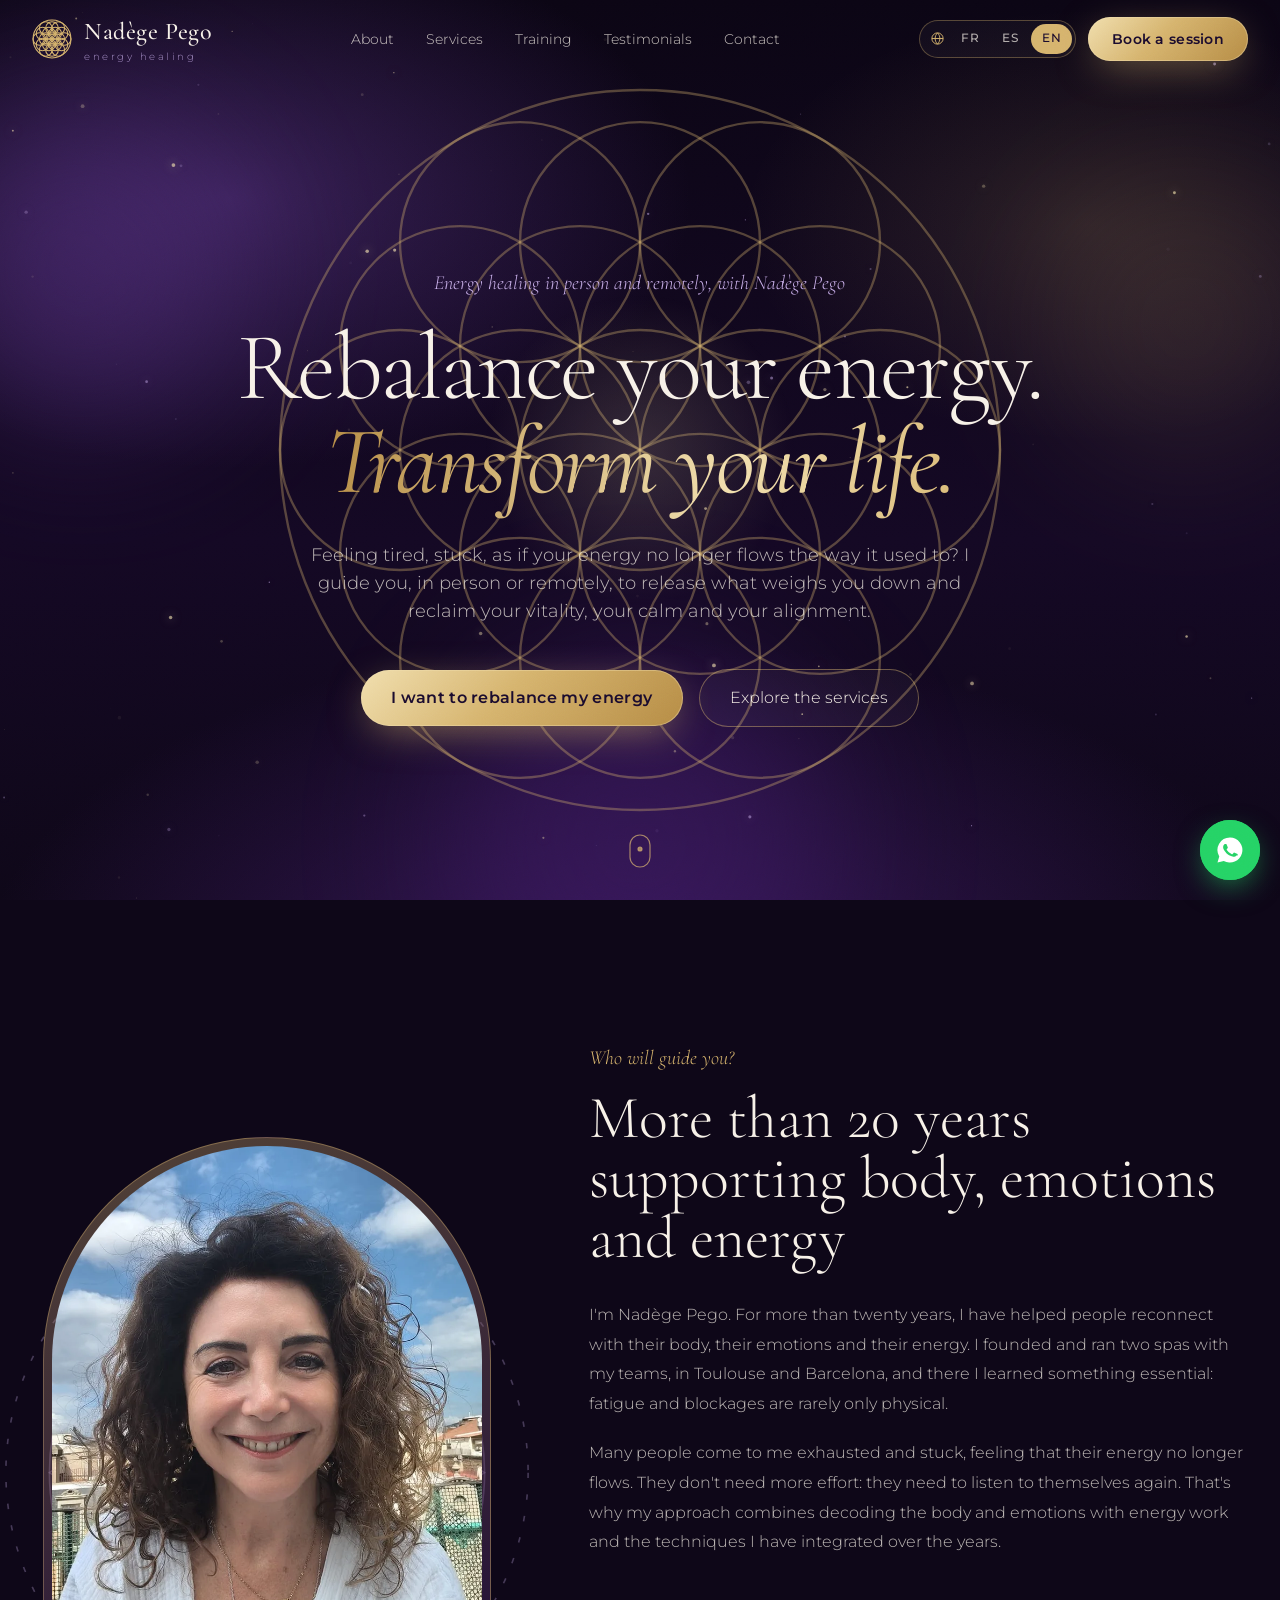
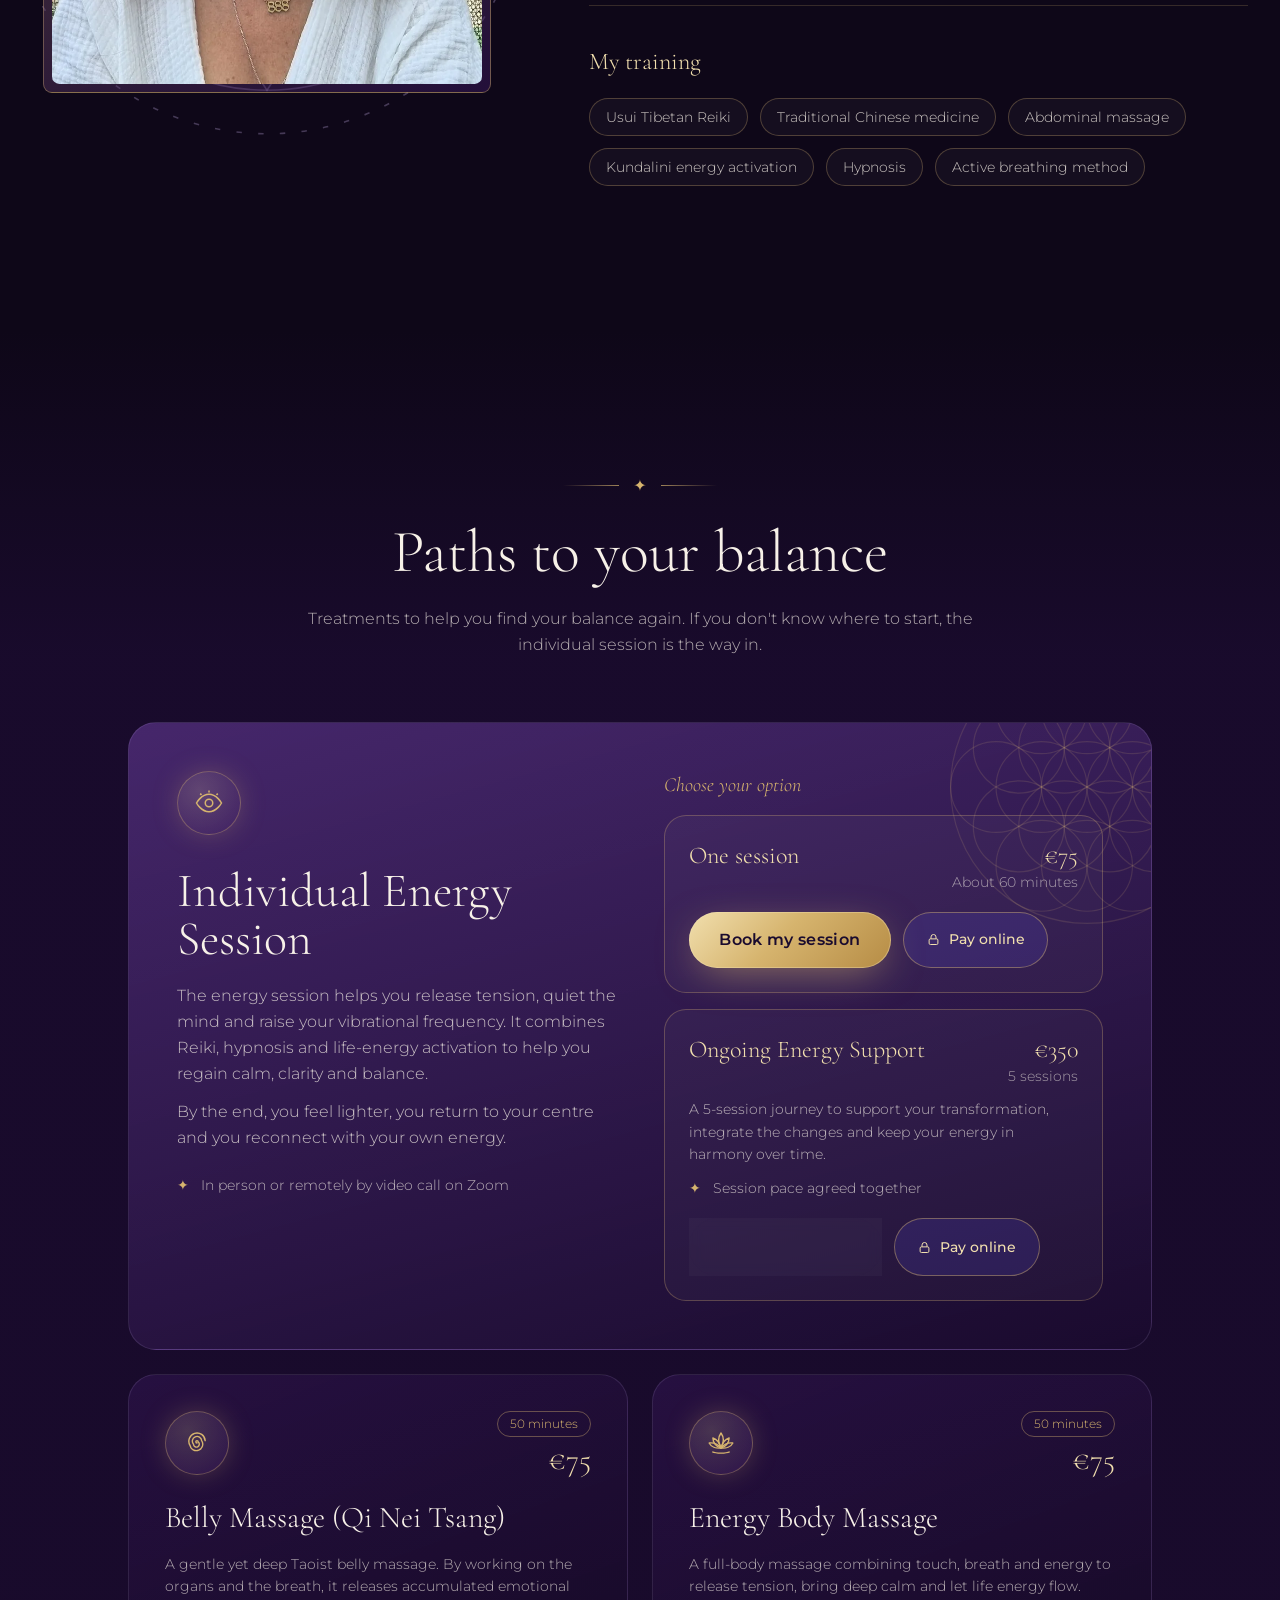
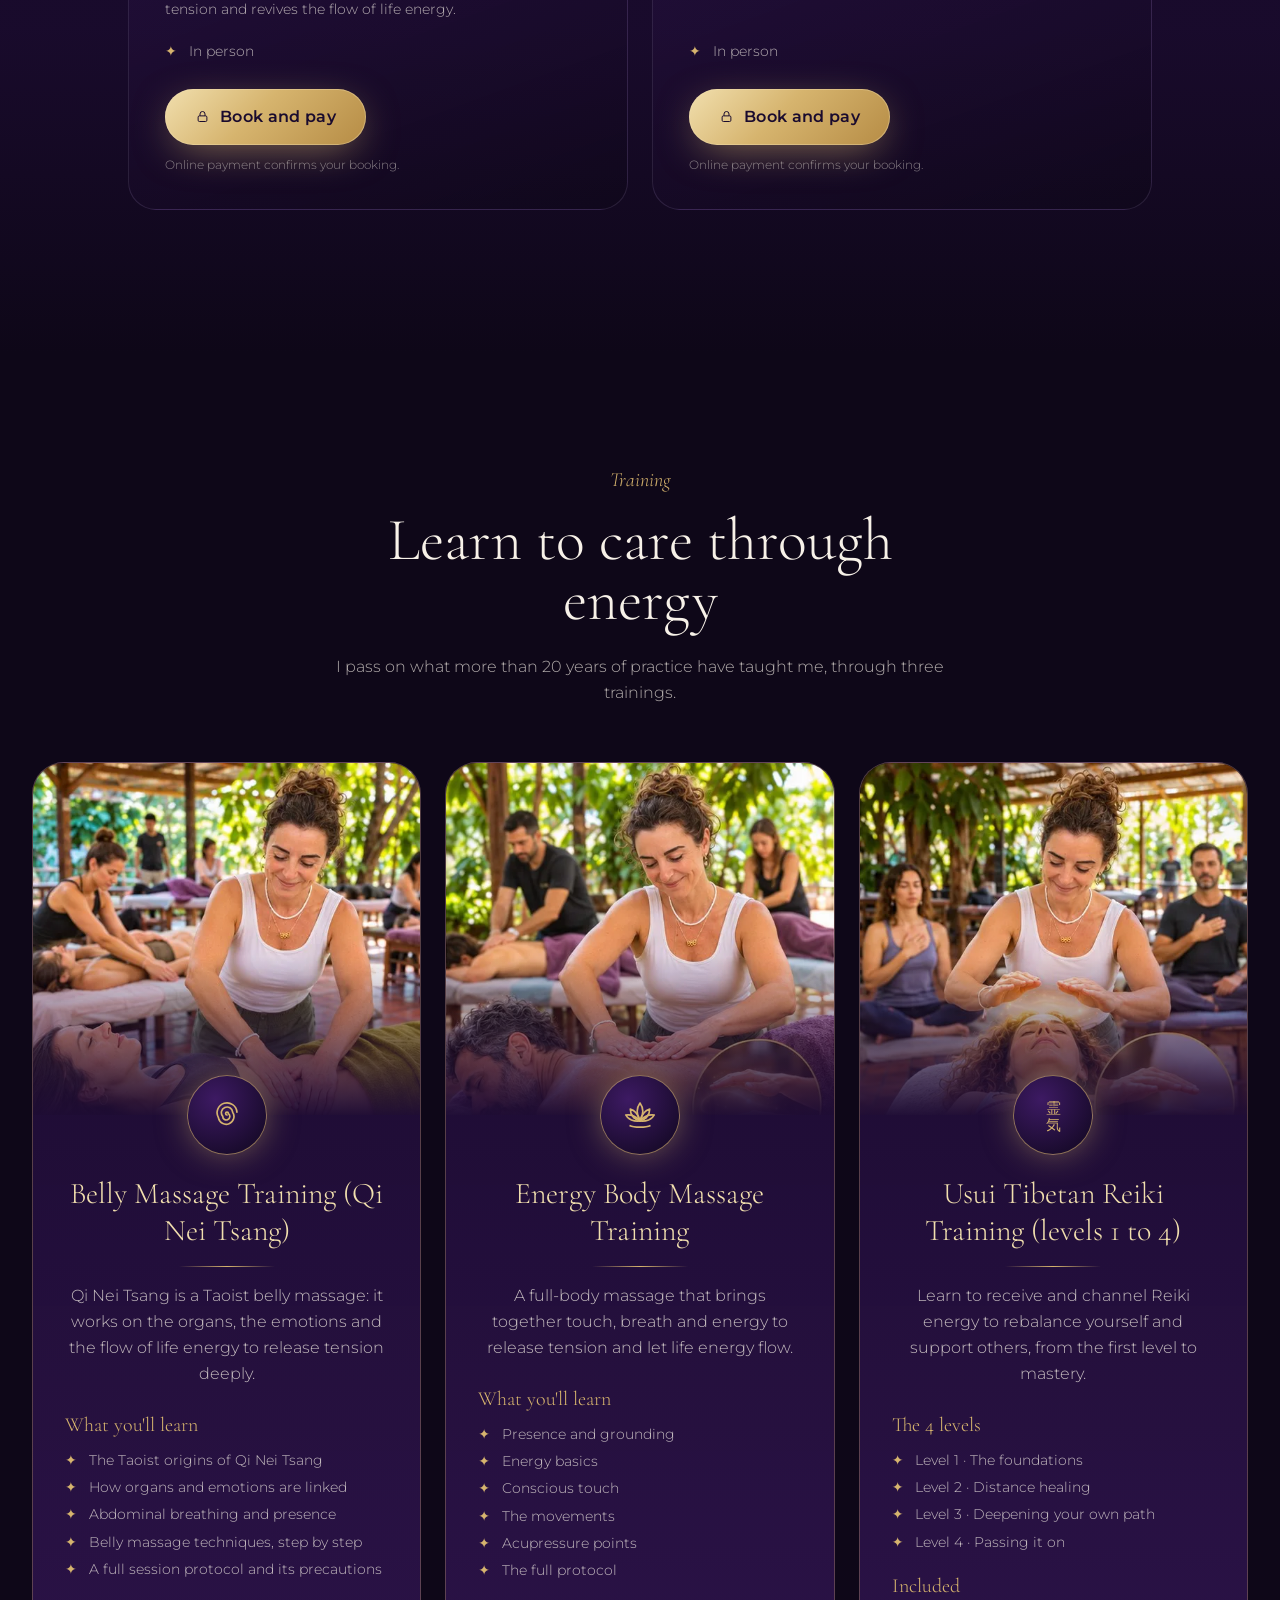
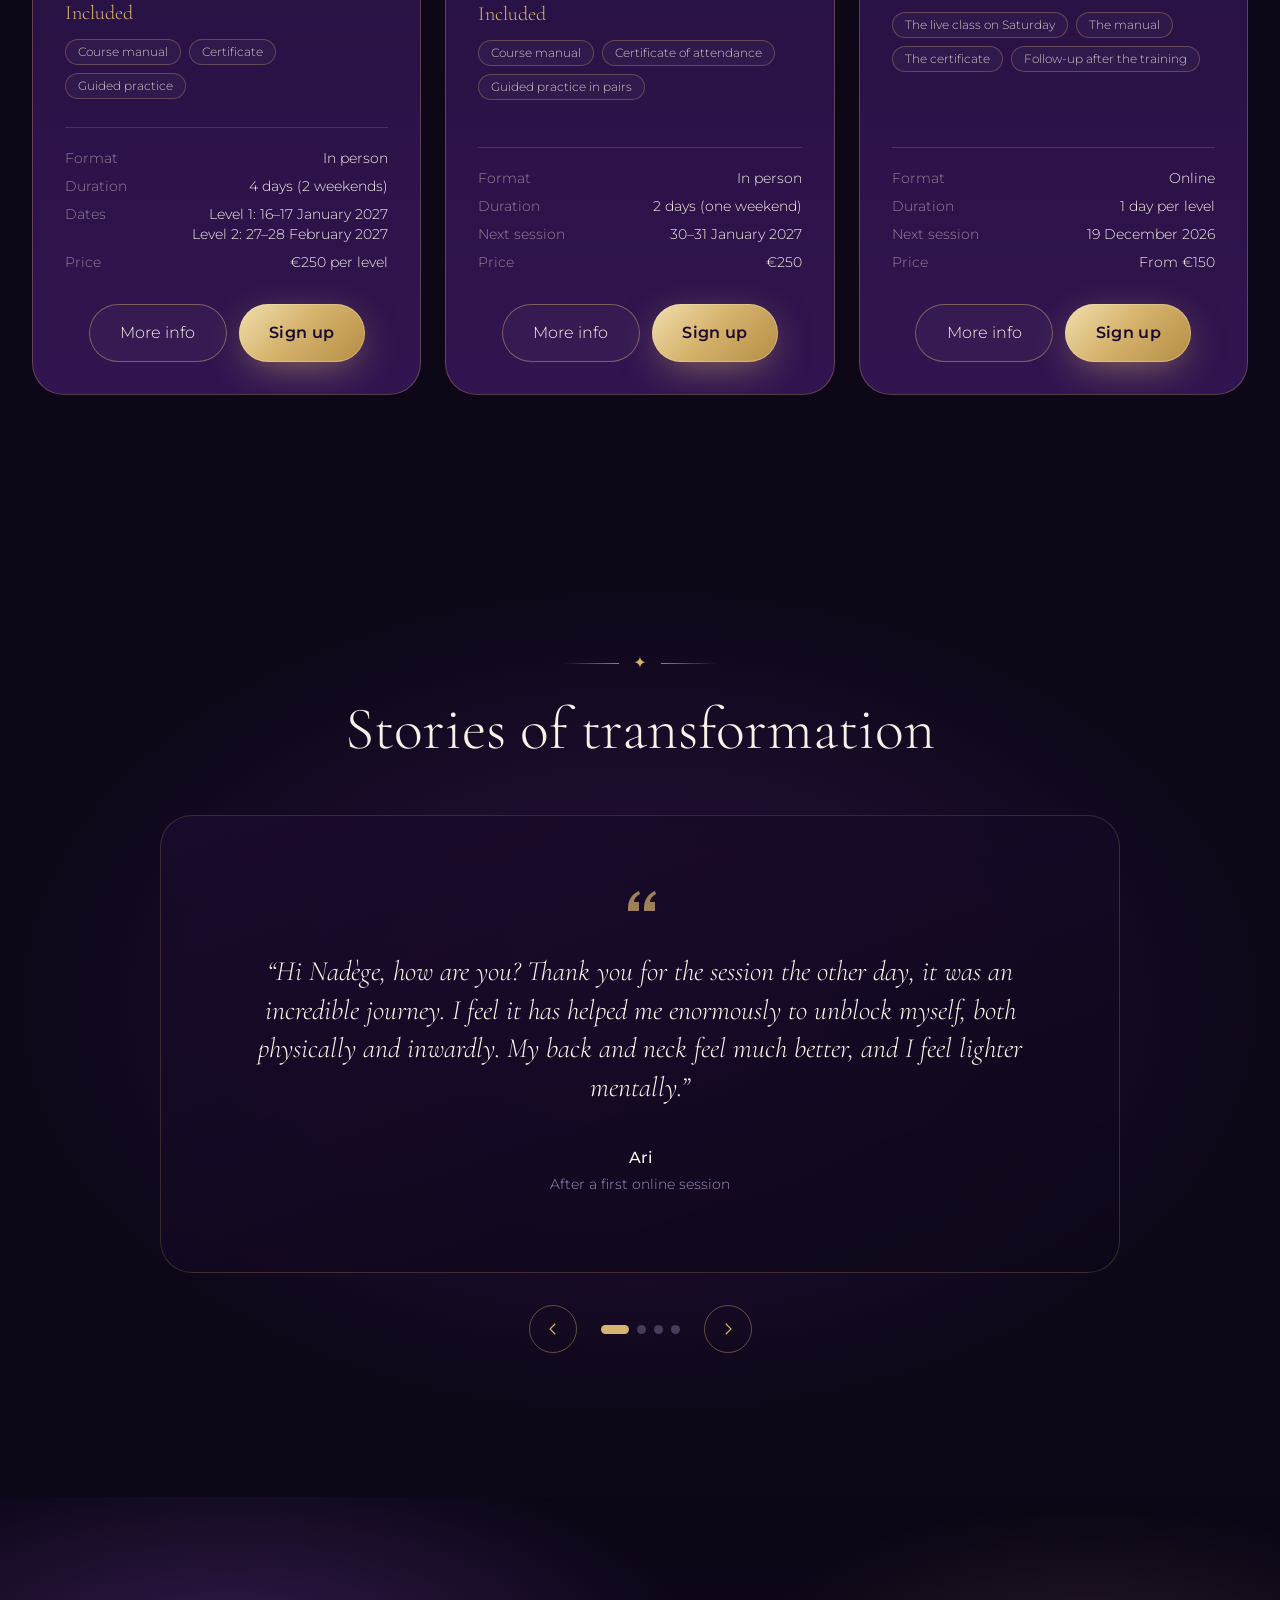
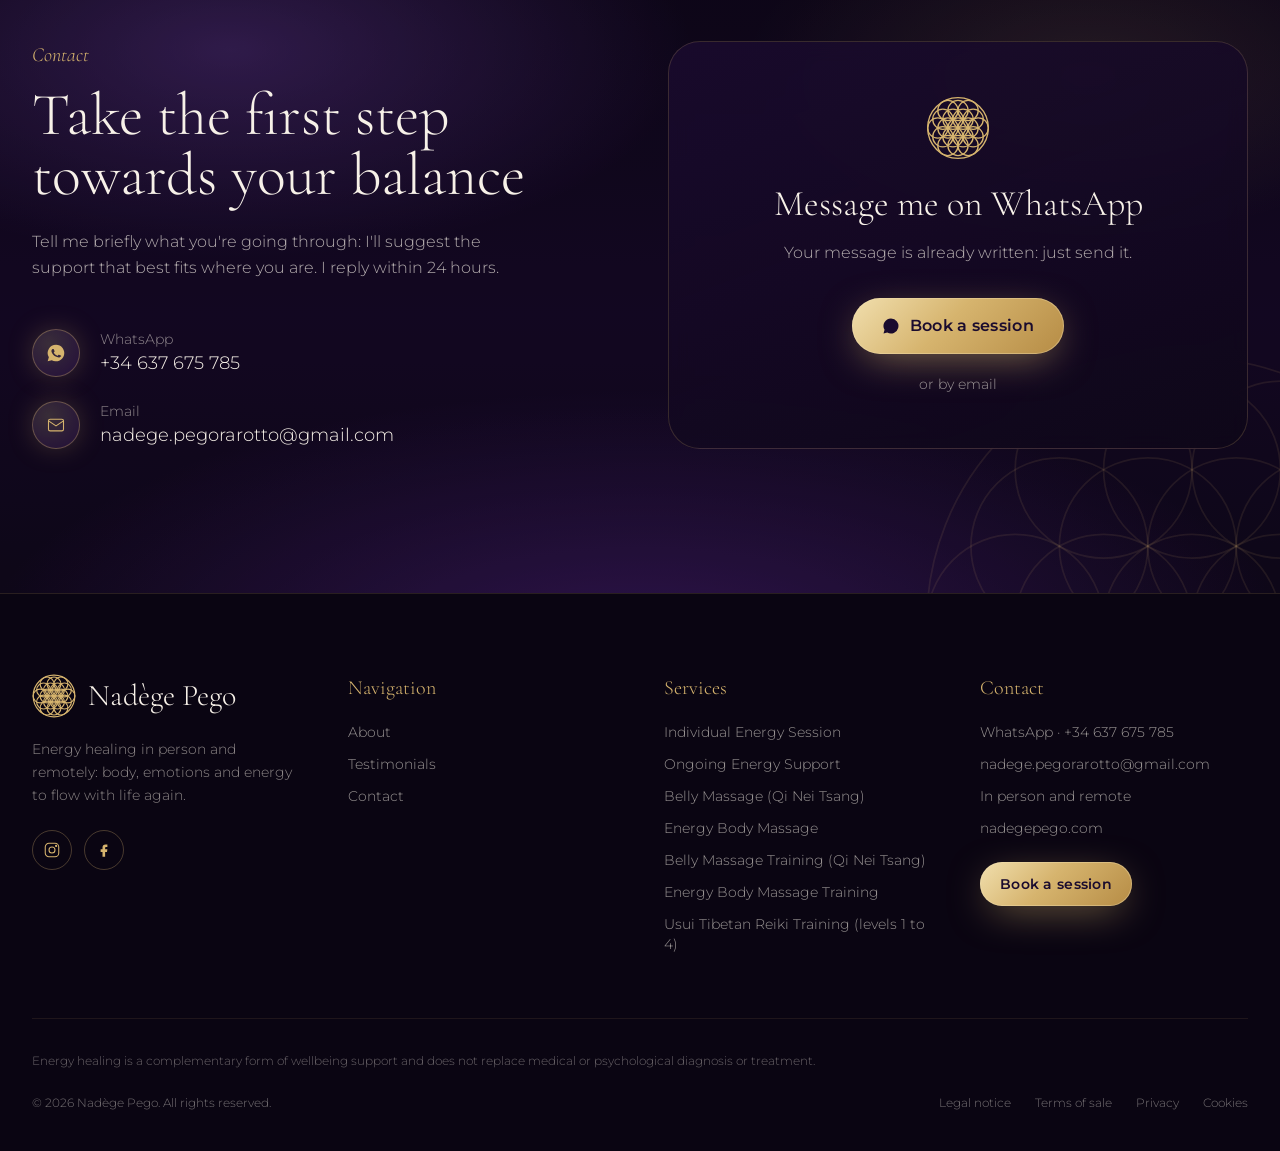
<file: index.html>
<!DOCTYPE html>
<html lang="fr">
<head>
  <meta charset="UTF-8" />
  <meta name="viewport" content="width=device-width, initial-scale=1.0" />

  <!-- =====================================================================
       SEO DE BASE — À REMPLACER si besoin par vos données réelles
       ===================================================================== -->
  <title>Nadège Pego · Accompagnement énergétique en présentiel et à distance</title>
  <meta name="description" content="Accompagnement énergétique en présentiel et à distance avec Nadège Pego : plus de 20 ans à relier corps, émotions et énergie (Reiki, médecine traditionnelle chinoise, hypnose)." />
  <meta name="keywords" content="accompagnement énergétique, soin énergétique à distance, Reiki, hypnose, rééquilibrage énergétique" />
  <meta name="author" content="Nadège Pego" />
  <meta name="robots" content="index, follow" />
  <!-- URL de votre page actuelle. À REMPLACER si vous publiez la nouvelle page à une autre adresse -->
  <link rel="canonical" href="https://www.nadegepego.com/" />
  <meta name="theme-color" content="#1a0b2e" />
  <!-- Versions linguistiques (la langue se choisit avec ?lang=fr|es|en) -->
  <link rel="alternate" hreflang="fr" href="https://www.nadegepego.com/?lang=fr" />
  <link rel="alternate" hreflang="es" href="https://www.nadegepego.com/?lang=es" />
  <link rel="alternate" hreflang="en" href="https://www.nadegepego.com/?lang=en" />
  <link rel="alternate" hreflang="x-default" href="https://www.nadegepego.com/" />

  <!-- Open Graph / réseaux sociaux -->
  <meta property="og:type" content="website" />
  <meta property="og:locale" content="fr_FR" />
  <meta property="og:locale:alternate" content="es_ES" />
  <meta property="og:locale:alternate" content="en_GB" />
  <meta property="og:title" content="Nadège Pego · Rééquilibrez votre énergie. Transformez votre vie." />
  <meta property="og:description" content="Accompagnement énergétique en présentiel et à distance pour retrouver vitalité, calme et alignement." />
  <meta property="og:url" content="https://www.nadegepego.com/" />
  <meta property="og:image" content="https://www.nadegepego.com/img/partage.jpg" />
  <meta property="og:image:width" content="1200" />
  <meta property="og:image:height" content="630" />
  <meta name="twitter:card" content="summary_large_image" />

  <!-- Favicon (fleur de vie en SVG). À REMPLACER par votre favicon si vous en avez un -->
  <link rel="icon" href="data:image/svg+xml,%3Csvg xmlns='http://www.w3.org/2000/svg' viewBox='-40 -40 80 80'%3E%3Crect x='-40' y='-40' width='80' height='80' rx='18' fill='%231a0b2e'/%3E%3Cg fill='none' stroke='%23d4af6a' stroke-width='2.2'%3E%3Ccircle r='12'/%3E%3Ccircle cx='12' r='12'/%3E%3Ccircle cx='-12' r='12'/%3E%3Ccircle cx='6' cy='10.4' r='12'/%3E%3Ccircle cx='-6' cy='10.4' r='12'/%3E%3Ccircle cx='6' cy='-10.4' r='12'/%3E%3Ccircle cx='-6' cy='-10.4' r='12'/%3E%3C/g%3E%3C/svg%3E" />

  <!-- Typographies -->
  <link rel="preload" href="/fonts/montserrat-latin-400-normal.woff2" as="font" type="font/woff2" crossorigin />
  <link rel="preload" href="/fonts/cormorant-garamond-latin-300-normal.woff2" as="font" type="font/woff2" crossorigin />
  <link rel="stylesheet" href="/fonts/fonts.css" />

  <!-- Tailwind via CDN (pour la mise en production, voir les améliorations futures) -->
  <!-- Tailwind CSS compilé (v3) et intégré : aucune requête externe.
       Après avoir ajouté de nouvelles classes Tailwind, il faut recompiler cette feuille. -->
  <style id="tailwind">*,:after,:before{--tw-border-spacing-x:0;--tw-border-spacing-y:0;--tw-translate-x:0;--tw-translate-y:0;--tw-rotate:0;--tw-skew-x:0;--tw-skew-y:0;--tw-scale-x:1;--tw-scale-y:1;--tw-pan-x: ;--tw-pan-y: ;--tw-pinch-zoom: ;--tw-scroll-snap-strictness:proximity;--tw-gradient-from-position: ;--tw-gradient-via-position: ;--tw-gradient-to-position: ;--tw-ordinal: ;--tw-slashed-zero: ;--tw-numeric-figure: ;--tw-numeric-spacing: ;--tw-numeric-fraction: ;--tw-ring-inset: ;--tw-ring-offset-width:0px;--tw-ring-offset-color:#fff;--tw-ring-color:rgba(59,130,246,.5);--tw-ring-offset-shadow:0 0 #0000;--tw-ring-shadow:0 0 #0000;--tw-shadow:0 0 #0000;--tw-shadow-colored:0 0 #0000;--tw-blur: ;--tw-brightness: ;--tw-contrast: ;--tw-grayscale: ;--tw-hue-rotate: ;--tw-invert: ;--tw-saturate: ;--tw-sepia: ;--tw-drop-shadow: ;--tw-backdrop-blur: ;--tw-backdrop-brightness: ;--tw-backdrop-contrast: ;--tw-backdrop-grayscale: ;--tw-backdrop-hue-rotate: ;--tw-backdrop-invert: ;--tw-backdrop-opacity: ;--tw-backdrop-saturate: ;--tw-backdrop-sepia: ;--tw-contain-size: ;--tw-contain-layout: ;--tw-contain-paint: ;--tw-contain-style: }::backdrop{--tw-border-spacing-x:0;--tw-border-spacing-y:0;--tw-translate-x:0;--tw-translate-y:0;--tw-rotate:0;--tw-skew-x:0;--tw-skew-y:0;--tw-scale-x:1;--tw-scale-y:1;--tw-pan-x: ;--tw-pan-y: ;--tw-pinch-zoom: ;--tw-scroll-snap-strictness:proximity;--tw-gradient-from-position: ;--tw-gradient-via-position: ;--tw-gradient-to-position: ;--tw-ordinal: ;--tw-slashed-zero: ;--tw-numeric-figure: ;--tw-numeric-spacing: ;--tw-numeric-fraction: ;--tw-ring-inset: ;--tw-ring-offset-width:0px;--tw-ring-offset-color:#fff;--tw-ring-color:rgba(59,130,246,.5);--tw-ring-offset-shadow:0 0 #0000;--tw-ring-shadow:0 0 #0000;--tw-shadow:0 0 #0000;--tw-shadow-colored:0 0 #0000;--tw-blur: ;--tw-brightness: ;--tw-contrast: ;--tw-grayscale: ;--tw-hue-rotate: ;--tw-invert: ;--tw-saturate: ;--tw-sepia: ;--tw-drop-shadow: ;--tw-backdrop-blur: ;--tw-backdrop-brightness: ;--tw-backdrop-contrast: ;--tw-backdrop-grayscale: ;--tw-backdrop-hue-rotate: ;--tw-backdrop-invert: ;--tw-backdrop-opacity: ;--tw-backdrop-saturate: ;--tw-backdrop-sepia: ;--tw-contain-size: ;--tw-contain-layout: ;--tw-contain-paint: ;--tw-contain-style: }/*! tailwindcss v3.4.19 | MIT License | https://tailwindcss.com*/*,:after,:before{box-sizing:border-box;border:0 solid #e5e7eb}:after,:before{--tw-content:""}:host,html{line-height:1.5;-webkit-text-size-adjust:100%;-moz-tab-size:4;-o-tab-size:4;tab-size:4;font-family:Montserrat,system-ui,sans-serif;font-feature-settings:normal;font-variation-settings:normal;-webkit-tap-highlight-color:transparent}body{margin:0;line-height:inherit}hr{height:0;color:inherit;border-top-width:1px}abbr:where([title]){-webkit-text-decoration:underline dotted;text-decoration:underline dotted}h1,h2,h3,h4,h5,h6{font-size:inherit;font-weight:inherit}a{color:inherit;text-decoration:inherit}b,strong{font-weight:bolder}code,kbd,pre,samp{font-family:ui-monospace,SFMono-Regular,Menlo,Monaco,Consolas,Liberation Mono,Courier New,monospace;font-feature-settings:normal;font-variation-settings:normal;font-size:1em}small{font-size:80%}sub,sup{font-size:75%;line-height:0;position:relative;vertical-align:baseline}sub{bottom:-.25em}sup{top:-.5em}table{text-indent:0;border-color:inherit;border-collapse:collapse}button,input,optgroup,select,textarea{font-family:inherit;font-feature-settings:inherit;font-variation-settings:inherit;font-size:100%;font-weight:inherit;line-height:inherit;letter-spacing:inherit;color:inherit;margin:0;padding:0}button,select{text-transform:none}button,input:where([type=button]),input:where([type=reset]),input:where([type=submit]){-webkit-appearance:button;background-color:transparent;background-image:none}:-moz-focusring{outline:auto}:-moz-ui-invalid{box-shadow:none}progress{vertical-align:baseline}::-webkit-inner-spin-button,::-webkit-outer-spin-button{height:auto}[type=search]{-webkit-appearance:textfield;outline-offset:-2px}::-webkit-search-decoration{-webkit-appearance:none}::-webkit-file-upload-button{-webkit-appearance:button;font:inherit}summary{display:list-item}blockquote,dd,dl,figure,h1,h2,h3,h4,h5,h6,hr,p,pre{margin:0}fieldset{margin:0}fieldset,legend{padding:0}menu,ol,ul{list-style:none;margin:0;padding:0}dialog{padding:0}textarea{resize:vertical}input::-moz-placeholder,textarea::-moz-placeholder{opacity:1;color:#9ca3af}input::placeholder,textarea::placeholder{opacity:1;color:#9ca3af}[role=button],button{cursor:pointer}:disabled{cursor:default}audio,canvas,embed,iframe,img,object,svg,video{display:block;vertical-align:middle}img,video{max-width:100%;height:auto}[hidden]:where(:not([hidden=until-found])){display:none}.pointer-events-none{pointer-events:none}.visible{visibility:visible}.fixed{position:fixed}.absolute{position:absolute}.relative{position:relative}.-inset-12{inset:-3rem}.inset-0{inset:0}.inset-x-0{left:0;right:0}.-right-20{right:-5rem}.-right-48{right:-12rem}.-top-20{top:-5rem}.bottom-0{bottom:0}.bottom-8{bottom:2rem}.left-1\/2{left:50%}.top-0{top:0}.z-10{z-index:10}.z-40{z-index:40}.mx-auto{margin-left:auto;margin-right:auto}.\!mt-8{margin-top:2rem!important}.-mt-10{margin-top:-2.5rem}.mt-1{margin-top:.25rem}.mt-10{margin-top:2.5rem}.mt-11{margin-top:2.75rem}.mt-12{margin-top:3rem}.mt-14{margin-top:3.5rem}.mt-16{margin-top:4rem}.mt-3{margin-top:.75rem}.mt-4{margin-top:1rem}.mt-5{margin-top:1.25rem}.mt-6{margin-top:1.5rem}.mt-7{margin-top:1.75rem}.mt-8{margin-top:2rem}.mt-auto{margin-top:auto}.block{display:block}.flex{display:flex}.grid{display:grid}.hidden{display:none}.aspect-\[11\/10\]{aspect-ratio:11/10}.aspect-\[4\/5\]{aspect-ratio:4/5}.\!h-12{height:3rem!important}.h-10{height:2.5rem}.h-11{height:2.75rem}.h-12{height:3rem}.h-16{height:4rem}.h-20{height:5rem}.h-72{height:18rem}.h-80{height:20rem}.h-96{height:24rem}.h-\[340px\]{height:340px}.h-\[560px\]{height:560px}.h-\[620px\]{height:620px}.h-full{height:100%}.h-px{height:1px}.min-h-\[100svh\]{min-height:100svh}.\!w-12{width:3rem!important}.w-10{width:2.5rem}.w-11{width:2.75rem}.w-12{width:3rem}.w-16{width:4rem}.w-20{width:5rem}.w-24{width:6rem}.w-72{width:18rem}.w-80{width:20rem}.w-96{width:24rem}.w-\[340px\]{width:340px}.w-\[560px\]{width:560px}.w-\[620px\]{width:620px}.w-full{width:100%}.max-w-2xl{max-width:42rem}.max-w-3xl{max-width:48rem}.max-w-4xl{max-width:56rem}.max-w-5xl{max-width:64rem}.max-w-7xl{max-width:80rem}.max-w-\[130vw\]{max-width:130vw}.max-w-lg{max-width:32rem}.max-w-sm{max-width:24rem}.max-w-xs{max-width:20rem}.flex-1{flex:1 1 0%}.shrink-0{flex-shrink:0}.-translate-x-1\/2{--tw-translate-x:-50%}.-translate-x-1\/2,.transform{transform:translate(var(--tw-translate-x),var(--tw-translate-y)) rotate(var(--tw-rotate)) skewX(var(--tw-skew-x)) skewY(var(--tw-skew-y)) scaleX(var(--tw-scale-x)) scaleY(var(--tw-scale-y))}.resize{resize:both}.flex-col{flex-direction:column}.flex-wrap{flex-wrap:wrap}.place-items-center{place-items:center}.items-start{align-items:flex-start}.items-end{align-items:flex-end}.items-center{align-items:center}.items-baseline{align-items:baseline}.justify-center{justify-content:center}.justify-between{justify-content:space-between}.gap-1{gap:.25rem}.gap-10{gap:2.5rem}.gap-12{gap:3rem}.gap-14{gap:3.5rem}.gap-16{gap:4rem}.gap-2{gap:.5rem}.gap-3{gap:.75rem}.gap-4{gap:1rem}.gap-5{gap:1.25rem}.gap-6{gap:1.5rem}.gap-8{gap:2rem}.gap-x-6{-moz-column-gap:1.5rem;column-gap:1.5rem}.gap-y-2{row-gap:.5rem}.space-y-2>:not([hidden])~:not([hidden]){--tw-space-y-reverse:0;margin-top:calc(.5rem*(1 - var(--tw-space-y-reverse)));margin-bottom:calc(.5rem*var(--tw-space-y-reverse))}.space-y-3>:not([hidden])~:not([hidden]){--tw-space-y-reverse:0;margin-top:calc(.75rem*(1 - var(--tw-space-y-reverse)));margin-bottom:calc(.75rem*var(--tw-space-y-reverse))}.space-y-5>:not([hidden])~:not([hidden]){--tw-space-y-reverse:0;margin-top:calc(1.25rem*(1 - var(--tw-space-y-reverse)));margin-bottom:calc(1.25rem*var(--tw-space-y-reverse))}.space-y-6>:not([hidden])~:not([hidden]){--tw-space-y-reverse:0;margin-top:calc(1.5rem*(1 - var(--tw-space-y-reverse)));margin-bottom:calc(1.5rem*var(--tw-space-y-reverse))}.self-start{align-self:flex-start}.overflow-hidden{overflow:hidden}.rounded-\[22px\]{border-radius:22px}.rounded-\[32px\]{border-radius:32px}.rounded-full{border-radius:9999px}.rounded-b-\[34px\]{border-bottom-right-radius:34px;border-bottom-left-radius:34px}.rounded-b-\[40px\]{border-bottom-right-radius:40px;border-bottom-left-radius:40px}.rounded-t-\[999px\]{border-top-left-radius:999px;border-top-right-radius:999px}.border{border-width:1px}.border-t{border-top-width:1px}.border-oro\/10{border-color:hsla(40,56%,64%,.1)}.border-oro\/15{border-color:hsla(40,56%,64%,.15)}.border-oro\/20{border-color:hsla(40,56%,64%,.2)}.border-oro\/30{border-color:hsla(40,56%,64%,.3)}.border-oro\/40{border-color:hsla(40,56%,64%,.4)}.border-oro\/60{border-color:hsla(40,56%,64%,.6)}.bg-\[\#0a0512\]{--tw-bg-opacity:1;background-color:rgb(10 5 18/var(--tw-bg-opacity,1))}.bg-amatista\/60{background-color:rgba(107,63,160,.6)}.bg-noche\/95{background-color:rgba(14,7,24,.95)}.bg-oro\/20{background-color:hsla(40,56%,64%,.2)}.bg-violeta{--tw-bg-opacity:1;background-color:rgb(61 26 99/var(--tw-bg-opacity,1))}.bg-white\/\[0\.03\]{background-color:hsla(0,0%,100%,.03)}.object-cover{-o-object-fit:cover;object-fit:cover}.object-top{-o-object-position:top;object-position:top}.p-2{padding:.5rem}.p-6{padding:1.5rem}.p-8{padding:2rem}.\!px-5{padding-left:1.25rem!important;padding-right:1.25rem!important}.\!px-6{padding-left:1.5rem!important;padding-right:1.5rem!important}.\!py-3{padding-top:.75rem!important;padding-bottom:.75rem!important}.px-3{padding-left:.75rem;padding-right:.75rem}.px-4{padding-left:1rem;padding-right:1rem}.px-5{padding-left:1.25rem;padding-right:1.25rem}.px-7{padding-left:1.75rem;padding-right:1.75rem}.py-1{padding-top:.25rem;padding-bottom:.25rem}.py-14{padding-top:3.5rem;padding-bottom:3.5rem}.py-2{padding-top:.5rem;padding-bottom:.5rem}.py-20{padding-top:5rem;padding-bottom:5rem}.py-28{padding-top:7rem;padding-bottom:7rem}.py-4{padding-top:1rem;padding-bottom:1rem}.py-6{padding-top:1.5rem;padding-bottom:1.5rem}.pb-10{padding-bottom:2.5rem}.pb-8{padding-bottom:2rem}.pt-10{padding-top:2.5rem}.pt-20{padding-top:5rem}.pt-24{padding-top:6rem}.pt-5{padding-top:1.25rem}.pt-8{padding-top:2rem}.text-left{text-align:left}.text-center{text-align:center}.text-right{text-align:right}.font-display{font-family:Cormorant Garamond,serif}.font-sans{font-family:Montserrat,system-ui,sans-serif}.text-2xl{font-size:1.5rem;line-height:2rem}.text-3xl{font-size:1.875rem;line-height:2.25rem}.text-4xl{font-size:2.25rem;line-height:2.5rem}.text-\[10px\]{font-size:10px}.text-\[clamp\(2\.7rem\2c 7\.5vw\2c 6rem\)\]{font-size:clamp(2.7rem,7.5vw,6rem)}.text-base{font-size:1rem;line-height:1.5rem}.text-lg{font-size:1.125rem;line-height:1.75rem}.text-sm{font-size:.875rem;line-height:1.25rem}.text-xl{font-size:1.25rem;line-height:1.75rem}.text-xs{font-size:.75rem;line-height:1rem}.font-light{font-weight:300}.font-medium{font-weight:500}.font-normal{font-weight:400}.italic{font-style:italic}.leading-\[0\.98\]{line-height:.98}.leading-\[1\.85\]{line-height:1.85}.leading-none{line-height:1}.leading-relaxed{line-height:1.625}.leading-snug{line-height:1.375}.leading-tight{line-height:1.25}.tracking-\[0\.25em\]{letter-spacing:.25em}.tracking-tight{letter-spacing:-.025em}.tracking-wide{letter-spacing:.025em}.text-lila{--tw-text-opacity:1;color:rgb(199 174 232/var(--tw-text-opacity,1))}.text-lila\/30{color:rgba(199,174,232,.3)}.text-lila\/80{color:rgba(199,174,232,.8)}.text-oro{--tw-text-opacity:1;color:rgb(214 180 110/var(--tw-text-opacity,1))}.text-oro\/10{color:hsla(40,56%,64%,.1)}.text-oro\/15{color:hsla(40,56%,64%,.15)}.text-oro\/35{color:hsla(40,56%,64%,.35)}.text-oro\/70{color:hsla(40,56%,64%,.7)}.text-perla{--tw-text-opacity:1;color:rgb(247 241 232/var(--tw-text-opacity,1))}.text-perla\/40{color:hsla(36,48%,94%,.4)}.text-perla\/45{color:hsla(36,48%,94%,.45)}.text-perla\/50{color:hsla(36,48%,94%,.5)}.text-perla\/55{color:hsla(36,48%,94%,.55)}.text-perla\/60{color:hsla(36,48%,94%,.6)}.text-perla\/70{color:hsla(36,48%,94%,.7)}.text-perla\/75{color:hsla(36,48%,94%,.75)}.text-perla\/80{color:hsla(36,48%,94%,.8)}.underline-offset-4{text-underline-offset:4px}.opacity-80{opacity:.8}.filter{filter:var(--tw-blur) var(--tw-brightness) var(--tw-contrast) var(--tw-grayscale) var(--tw-hue-rotate) var(--tw-invert) var(--tw-saturate) var(--tw-sepia) var(--tw-drop-shadow)}.backdrop-blur-xl{--tw-backdrop-blur:blur(24px);-webkit-backdrop-filter:var(--tw-backdrop-blur) var(--tw-backdrop-brightness) var(--tw-backdrop-contrast) var(--tw-backdrop-grayscale) var(--tw-backdrop-hue-rotate) var(--tw-backdrop-invert) var(--tw-backdrop-opacity) var(--tw-backdrop-saturate) var(--tw-backdrop-sepia);backdrop-filter:var(--tw-backdrop-blur) var(--tw-backdrop-brightness) var(--tw-backdrop-contrast) var(--tw-backdrop-grayscale) var(--tw-backdrop-hue-rotate) var(--tw-backdrop-invert) var(--tw-backdrop-opacity) var(--tw-backdrop-saturate) var(--tw-backdrop-sepia)}.transition{transition-property:color,background-color,border-color,text-decoration-color,fill,stroke,opacity,box-shadow,transform,filter,-webkit-backdrop-filter;transition-property:color,background-color,border-color,text-decoration-color,fill,stroke,opacity,box-shadow,transform,filter,backdrop-filter;transition-property:color,background-color,border-color,text-decoration-color,fill,stroke,opacity,box-shadow,transform,filter,backdrop-filter,-webkit-backdrop-filter;transition-timing-function:cubic-bezier(.4,0,.2,1);transition-duration:.15s}.ease-in-out{transition-timing-function:cubic-bezier(.4,0,.2,1)}.ease-out{transition-timing-function:cubic-bezier(0,0,.2,1)}.hover\:bg-oro\/10:hover{background-color:hsla(40,56%,64%,.1)}.hover\:text-oro:hover{--tw-text-opacity:1;color:rgb(214 180 110/var(--tw-text-opacity,1))}.hover\:underline:hover{text-decoration-line:underline}@media (min-width:640px){.sm\:h-\[760px\]{height:760px}.sm\:w-\[760px\]{width:760px}.sm\:grid-cols-2{grid-template-columns:repeat(2,minmax(0,1fr))}.sm\:flex-row{flex-direction:row}.sm\:items-center{align-items:center}.sm\:justify-between{justify-content:space-between}.sm\:p-12{padding:3rem}.sm\:px-16{padding-left:4rem;padding-right:4rem}.sm\:px-8{padding-left:2rem;padding-right:2rem}.sm\:py-16{padding-top:4rem;padding-bottom:4rem}.sm\:text-2xl{font-size:1.5rem;line-height:2rem}.sm\:text-4xl{font-size:2.25rem;line-height:2.5rem}.sm\:text-5xl{font-size:3rem;line-height:1}.sm\:text-\[1\.75rem\]{font-size:1.75rem}.sm\:text-lg{font-size:1.125rem;line-height:1.75rem}.sm\:text-xl{font-size:1.25rem;line-height:1.75rem}}@media (min-width:768px){.md\:grid-cols-2{grid-template-columns:repeat(2,minmax(0,1fr))}}@media (min-width:1024px){.lg\:col-span-5{grid-column:span 5/span 5}.lg\:col-span-7{grid-column:span 7/span 7}.lg\:flex{display:flex}.lg\:hidden{display:none}.lg\:max-w-md{max-width:28rem}.lg\:grid-cols-12{grid-template-columns:repeat(12,minmax(0,1fr))}.lg\:grid-cols-2{grid-template-columns:repeat(2,minmax(0,1fr))}.lg\:grid-cols-3{grid-template-columns:repeat(3,minmax(0,1fr))}.lg\:grid-cols-4{grid-template-columns:repeat(4,minmax(0,1fr))}.lg\:gap-12{gap:3rem}.lg\:\!p-12{padding:3rem!important}.lg\:px-8{padding-left:2rem;padding-right:2rem}.lg\:py-28{padding-top:7rem;padding-bottom:7rem}.lg\:py-36{padding-top:9rem;padding-bottom:9rem}.lg\:pl-6{padding-left:1.5rem}.lg\:text-6xl{font-size:3.75rem;line-height:1}}</style>

  <!-- Données structurées (Google) -->
  <script type="application/ld+json">
{
  "@context": "https://schema.org",
  "@type": "ProfessionalService",
  "@id": "https://www.nadegepego.com/#entreprise",
  "name": "Nadège Pego · Accompagnement énergétique",
  "alternateName": "Nadège Pego",
  "description": "Accompagnement énergétique en présentiel à Barcelone et à distance : décodage du corps et des émotions, travail énergétique, Reiki, médecine traditionnelle chinoise, hypnose, massages et formations.",
  "url": "https://www.nadegepego.com/",
  "image": "https://www.nadegepego.com/img/partage.jpg",
  "telephone": "+34 637 675 785",
  "priceRange": "75 € – 520 €",
  "currenciesAccepted": "EUR",
  "address": {
    "@type": "PostalAddress",
    "streetAddress": "Via Laietana 45, 3.º 1.ª (Tandem Studios)",
    "addressLocality": "Barcelona",
    "postalCode": "08002",
    "addressRegion": "Cataluña",
    "addressCountry": "ES"
  },
  "areaServed": [
    {
      "@type": "City",
      "name": "Barcelona"
    },
    {
      "@type": "Country",
      "name": "España"
    },
    {
      "@type": "Country",
      "name": "France"
    }
  ],
  "availableLanguage": [
    "fr",
    "es",
    "en"
  ],
  "founder": {
    "@type": "Person",
    "name": "Nadège Pego",
    "url": "https://www.nadegepego.com/",
    "image": "https://www.nadegepego.com/img/nadege-pego.webp"
  },
  "sameAs": [
    "https://www.instagram.com/nadege.pego/",
    "https://www.instagram.com/nadegepego.bcn/",
    "https://www.facebook.com/profile.php?id=61557424618900",
    "https://www.facebook.com/profile.php?id=61596271084919"
  ],
  "hasOfferCatalog": {
    "@type": "OfferCatalog",
    "name": "Soins et formations",
    "itemListElement": [
      {
        "@type": "Offer",
        "price": "75",
        "priceCurrency": "EUR",
        "itemOffered": {
          "@type": "Service",
          "name": "Séance énergétique individuelle (environ 60 min)"
        }
      },
      {
        "@type": "Offer",
        "price": "350",
        "priceCurrency": "EUR",
        "itemOffered": {
          "@type": "Service",
          "name": "Accompagnement énergétique — 5 séances"
        }
      },
      {
        "@type": "Offer",
        "price": "75",
        "priceCurrency": "EUR",
        "itemOffered": {
          "@type": "Service",
          "name": "Massage du ventre (Qi Nei Tsang) — 50 min"
        }
      },
      {
        "@type": "Offer",
        "price": "75",
        "priceCurrency": "EUR",
        "itemOffered": {
          "@type": "Service",
          "name": "Massage énergétique du corps — 50 min"
        }
      },
      {
        "@type": "Offer",
        "price": "250",
        "priceCurrency": "EUR",
        "itemOffered": {
          "@type": "Service",
          "name": "Formation Qi Nei Tsang — par niveau"
        }
      },
      {
        "@type": "Offer",
        "price": "250",
        "priceCurrency": "EUR",
        "itemOffered": {
          "@type": "Service",
          "name": "Formation massage énergétique du corps"
        }
      },
      {
        "@type": "Offer",
        "price": "180",
        "priceCurrency": "EUR",
        "itemOffered": {
          "@type": "Service",
          "name": "Formation Reiki Usui tibétain — niveau 1"
        }
      },
      {
        "@type": "Offer",
        "price": "180",
        "priceCurrency": "EUR",
        "itemOffered": {
          "@type": "Service",
          "name": "Formation Reiki Usui tibétain — niveau 2"
        }
      },
      {
        "@type": "Offer",
        "price": "250",
        "priceCurrency": "EUR",
        "itemOffered": {
          "@type": "Service",
          "name": "Formation Reiki Usui tibétain — niveau 3"
        }
      },
      {
        "@type": "Offer",
        "price": "520",
        "priceCurrency": "EUR",
        "itemOffered": {
          "@type": "Service",
          "name": "Formation Reiki Usui tibétain — pack 3 niveaux"
        }
      }
    ]
  }
}
  </script>

  <style>
    :root{
      --noche:#0e0718; --abismo:#1a0b2e; --violeta:#3d1a63; --amatista:#6b3fa0;
      --lila:#c7aee8; --oro:#d6b46e; --oro-claro:#f1dfae; --perla:#f7f1e8;
    }
    html{ scroll-behavior:smooth; scroll-padding-top:84px; }
    body{
      background:var(--noche); color:var(--perla);
      font-family:Montserrat, system-ui, sans-serif; font-weight:300;
      -webkit-font-smoothing:antialiased; overflow-x:hidden;
    }
    /* Texture de grain subtile sur toute la page */
    body::before{
      content:""; position:fixed; inset:0; z-index:60; pointer-events:none; opacity:.06; mix-blend-mode:overlay;
      background-image:url("data:image/svg+xml,%3Csvg xmlns='http://www.w3.org/2000/svg' width='160' height='160'%3E%3Cfilter id='n'%3E%3CfeTurbulence type='fractalNoise' baseFrequency='.9' numOctaves='3' stitchTiles='stitch'/%3E%3C/filter%3E%3Crect width='100%25' height='100%25' filter='url(%23n)'/%3E%3C/svg%3E");
    }
    ::selection{ background:var(--oro); color:var(--noche); }
    :focus-visible{ outline:2px solid var(--oro); outline-offset:3px; border-radius:6px; }

    .font-display{ font-family:"Cormorant Garamond", serif; }

    /* Texte doré scintillant */
    .oro-brillo{
      background:linear-gradient(100deg,#b68c45 0%,#f1dfae 30%,#d6b46e 50%,#fff3d3 62%,#b68c45 100%);
      background-size:220% auto; -webkit-background-clip:text; background-clip:text; color:transparent;
      animation:brillo 9s ease-in-out infinite;
    }
    @keyframes brillo{ 0%,100%{background-position:0% center} 50%{background-position:100% center} }

    /* Boutons */
    .btn-oro{
      display:inline-flex; align-items:center; justify-content:center; gap:.6rem; text-align:center;
      background:linear-gradient(135deg,#f1dfae,#d6b46e 45%,#b68c45);
      color:#1a0b2e; font-weight:600; letter-spacing:.02em; border-radius:999px;
      padding:1rem 1.9rem; box-shadow:0 0 0 1px rgba(241,223,174,.4) inset, 0 10px 40px -10px rgba(214,180,110,.65);
      transition:transform .35s ease, box-shadow .35s ease;
    }
    .btn-oro:hover{ transform:translateY(-2px); box-shadow:0 0 0 1px rgba(255,255,255,.5) inset, 0 14px 50px -8px rgba(214,180,110,.85); }
    .btn-velo{
      display:inline-flex; align-items:center; justify-content:center; gap:.6rem;
      border:1px solid rgba(214,180,110,.45); color:var(--perla); border-radius:999px; padding:1rem 1.9rem;
      backdrop-filter:blur(6px); background:rgba(255,255,255,.03); transition:background .3s, border-color .3s;
    }
    .btn-velo:hover{ background:rgba(214,180,110,.1); border-color:var(--oro); }

    /* En-tête */
    #header{ transition:background .4s ease, border-color .4s ease, padding .4s ease; border-bottom:1px solid transparent; }
    #header.scrolled{ background:rgba(14,7,24,.78); backdrop-filter:blur(14px); border-color:rgba(214,180,110,.15); }

    /* Sélecteur de langue */
    .langues{ display:inline-flex; align-items:center; gap:2px; padding:3px; border-radius:999px; border:1px solid rgba(214,180,110,.35); background:rgba(255,255,255,.03); }
    .lang-btn{ padding:.4rem .65rem; border-radius:999px; font-size:.72rem; font-weight:500; letter-spacing:.08em; color:rgba(247,241,232,.7); transition:background .3s, color .3s; }
    .lang-btn:hover{ color:var(--oro-claro); }
    .lang-btn[aria-pressed="true"]{ background:var(--oro); color:var(--abismo); }

    .logo-nom{ white-space:nowrap; }
    [data-jusqua][hidden], [data-apres][hidden]{ display:none !important; }
    .langues .globe{ margin:0 .2rem 0 .45rem; color:var(--oro); flex:none; }
    /* En-tête mobile : le bouton « Prendre rendez-vous » passe dans le menu sous 640 px ;
       le sélecteur de langue reste toujours visible en haut */
    @media (max-width: 639px){
      .solo-sm-up{ display:none !important; }
      .langues-tete .lang-btn{ padding:.38rem .5rem; font-size:.7rem; }
      .langues-tete .globe{ margin:0 .1rem 0 .35rem; width:13px; height:13px; }
    }
    @media (max-width: 370px){ .langues-tete .globe{ display:none; } }
    @media (max-width: 520px){ #header .logo-sous{ display:none; } }
    @media (max-width: 400px){ #header .logo-sous{ display:none; }
      #header .logo-nom{ font-size:1.25rem; }
      #header .tete-barre{ padding-left:14px; padding-right:14px; }
      #header .tete-logo, #header .tete-droite{ gap:8px; }
      #header .tete-logo svg{ width:32px; height:32px; }
      #menu-btn{ width:40px; height:40px; } }

    /* Bouton de paiement Stripe */
    .btn-paiement{ display:inline-flex; align-items:center; gap:.5rem; padding:.85rem 1.4rem; border-radius:999px; font-size:.875rem; font-weight:500;
      color:var(--oro-claro); border:1px solid rgba(214,180,110,.45); background:rgba(99,91,255,.14); transition:background .3s, border-color .3s; }
    .btn-paiement:hover{ background:rgba(99,91,255,.28); border-color:var(--oro); }
    .stripe-test{ position:fixed; left:16px; bottom:20px; z-index:50; display:flex; align-items:center; gap:.5rem; padding:.5rem .9rem; border-radius:999px;
      font-size:.72rem; letter-spacing:.04em; color:#1a0b2e; background:#f1dfae; box-shadow:0 8px 24px -8px rgba(0,0,0,.6); }
    .stripe-test[hidden]{ display:none; }

    /* Fiches complètes des formations (fenêtre plein écran) */
    .fiche{ position:fixed; inset:0; z-index:70; background:rgba(8,4,14,.82); backdrop-filter:blur(8px); }
    .fi-scroll{ position:absolute; inset:0; overflow-y:auto; overscroll-behavior:contain; padding:24px 16px; }
    .fiche[hidden]{ display:none; }
    .fi-panneau{ position:relative; max-width:1040px; margin:0 auto; border-radius:32px; border:1px solid rgba(214,180,110,.3); overflow:hidden;
      background:linear-gradient(180deg,#160a28,#0e0718 40%); box-shadow:0 30px 80px -20px rgba(0,0,0,.8); }
    .fi-fermer{ position:absolute; top:40px; right:max(32px, calc(50% - 520px + 18px)); z-index:3; display:inline-flex; align-items:center; gap:8px; padding:.55rem 1rem; border-radius:999px;
      font-size:.85rem; color:var(--perla); background:rgba(14,7,24,.85); border:1px solid rgba(214,180,110,.45); cursor:pointer; }
    .fi-fermer:hover{ border-color:var(--oro); color:var(--oro-claro); }
    .fi-hero{ display:grid; grid-template-columns:1.3fr .7fr; gap:36px; align-items:center; padding:56px 48px 40px;
      background:radial-gradient(ellipse 70% 80% at 10% 10%,rgba(107,63,160,.5),transparent 65%); }
    .fi-eyebrow{ font-style:italic; font-size:1.2rem; color:var(--oro); }
    .fi-hero h2{ margin-top:8px; font-size:clamp(2.1rem,4.5vw,3.3rem); font-weight:400; line-height:1.1; color:var(--perla); }
    .fi-lead{ margin-top:18px; line-height:1.75; color:rgba(247,241,232,.8); }
    .fi-photo{ width:100%; aspect-ratio:4/5; object-fit:cover; object-position:top; border-radius:999px 999px 28px 28px; border:1px solid rgba(214,180,110,.45); padding:6px; }
    .fi-corps{ padding:8px 48px 48px; }
    .fi-bloc{ padding:32px 0; border-top:1px solid rgba(214,180,110,.15); }
    .fi-h{ font-size:2rem; font-weight:400; color:var(--perla); }
    .fi-sous{ margin-top:28px; font-size:1.45rem; color:var(--oro-claro); }
    .fi-txt{ margin-top:12px; line-height:1.8; color:rgba(247,241,232,.78); max-width:70ch; }
    .fi-etoiles{ list-style:none; margin-top:16px; display:grid; gap:10px; }
    .fi-etoiles li{ display:flex; gap:12px; line-height:1.6; color:rgba(247,241,232,.82); font-size:.95rem; }
    .fi-etoiles li::before{ content:"✦"; color:var(--oro); flex-shrink:0; }
    .fi-deux{ grid-template-columns:1fr 1fr; column-gap:32px; }
    .fi-modules{ margin-top:22px; display:grid; gap:16px; grid-template-columns:repeat(3,1fr); }
    .fi-module{ padding:24px; border-radius:22px; border:1px solid rgba(199,174,232,.16); background:linear-gradient(160deg,rgba(61,26,99,.4),rgba(14,7,24,.55)); }
    .fi-num{ font-size:2rem; color:var(--oro); line-height:1; }
    .fi-module h4{ margin-top:8px; font-size:1.4rem; color:var(--oro-claro); }
    .fi-module p{ margin-top:6px; font-size:.9rem; line-height:1.65; color:rgba(247,241,232,.72); }
    .fi-note{ margin-top:20px; padding:16px 20px; border-radius:16px; border:1px solid rgba(214,180,110,.3); background:rgba(214,180,110,.06); font-size:.9rem; line-height:1.65; color:rgba(247,241,232,.82); }
    .fi-niveaux{ margin-top:22px; display:grid; gap:18px; grid-template-columns:1fr 1fr; }
    .fi-niveau{ display:flex; flex-direction:column; padding:26px; border-radius:24px; border:1px solid rgba(214,180,110,.3); background:linear-gradient(165deg,rgba(107,63,160,.45),rgba(26,11,46,.85)); }
    .fi-tete{ display:flex; align-items:center; gap:14px; }
    .fi-orbe{ flex-shrink:0; width:50px; height:50px; border-radius:50%; display:grid; place-items:center; font-family:"Cormorant Garamond",serif; font-size:1.5rem; color:var(--oro-claro);
      background:radial-gradient(circle at 35% 30%,#6b3fa0,#22103a 70%); border:1px solid rgba(214,180,110,.5); }
    .fi-niveau h4{ font-size:1.55rem; color:var(--oro-claro); }
    .fi-focus{ margin-top:12px; font-style:italic; font-size:1.15rem; color:var(--lila); }
    .fi-niveau .fi-etoiles{ gap:7px; }
    .fi-niveau .fi-etoiles li{ font-size:.9rem; }
    .fi-apres{ margin-top:auto; padding-top:16px; border-top:1px solid rgba(214,180,110,.2); margin-top:18px; font-size:.88rem; line-height:1.6; color:rgba(247,241,232,.85); }
    .fi-apres strong{ color:var(--oro); font-weight:500; }
    .fi-duo{ display:grid; grid-template-columns:1.2fr .8fr; gap:36px; }
    .fi-puces{ list-style:none; margin-top:18px; display:flex; flex-wrap:wrap; gap:10px; }
    .fi-puces li{ padding:.45rem .95rem; border-radius:999px; border:1px solid rgba(214,180,110,.35); background:rgba(255,255,255,.03); font-size:.85rem; }
    .fi-petit{ margin-top:14px; font-size:.88rem; color:rgba(247,241,232,.6); }
    .fi-cta{ margin-top:16px; text-align:center; padding:40px 24px; border-radius:28px; border:1px solid rgba(214,180,110,.3);
      background:radial-gradient(ellipse 70% 90% at 50% 0%,rgba(107,63,160,.55),rgba(26,11,46,.95)); }
    .fi-cta h3{ font-size:2rem; font-weight:400; }
    .fi-cta p{ max-width:56ch; margin:12px auto 0; line-height:1.7; color:rgba(247,241,232,.78); }
    .fi-btns{ margin-top:24px; display:flex; flex-wrap:wrap; justify-content:center; gap:12px; }
    .fi-tarif{ display:flex; flex-wrap:wrap; align-items:center; justify-content:space-between; gap:10px 16px; padding:8px 0; border-bottom:1px solid rgba(214,180,110,.12); }
    .fi-tarif:last-child{ border-bottom:0; }
    .fi-payer{ display:inline-flex; align-items:center; gap:6px; padding:.45rem 1rem; border-radius:999px; font-size:.82rem; font-weight:600; color:#1a0b2e;
      background:linear-gradient(135deg,#f1dfae,#d6b46e 45%,#b68c45); white-space:nowrap; }
    .fi-payer:hover{ filter:brightness(1.07); }
    .fi-tagline{ margin-top:10px; font-family:"Cormorant Garamond",serif; font-style:italic; font-size:1.35rem; color:var(--lila); }
    .fi-badge{ align-self:flex-start; margin-top:12px; padding:.3rem .8rem; border-radius:999px; font-size:.75rem; letter-spacing:.02em; color:var(--abismo); background:var(--oro-claro); }
    .fi-infos{ margin-top:20px; display:flex; flex-wrap:wrap; gap:14px; }
    .fi-infos > div{ flex:1 1 170px; }
    .fi-infos > div{ padding:18px 20px; border-radius:18px; border:1px solid rgba(214,180,110,.28); background:rgba(255,255,255,.03); }
    .fi-infos dt{ font-size:.8rem; color:rgba(247,241,232,.55); }
    .fi-infos dd{ margin-top:6px; display:grid; gap:6px; font-size:.92rem; line-height:1.5; color:var(--perla); }
    .fi-infos > div.fi-large{ flex-basis:100%; }
        @media (max-width: 560px){ .fi-infos{ grid-template-columns:1fr; } }
    body.fiche-ouverte{ overflow:hidden; }
    @media (max-width: 860px){
      .fi-hero{ grid-template-columns:1fr; padding:64px 22px 28px; }
      .fi-photo{ max-width:280px; margin:0 auto; }
      .fi-corps{ padding:4px 22px 28px; }
      .fi-modules{ grid-template-columns:1fr 1fr; }
      .fi-niveaux,.fi-duo{ grid-template-columns:1fr; }
    }
    @media (max-width: 560px){
      .fi-scroll{ padding:0; }
      .fi-fermer{ top:14px; right:14px; }
      .fi-panneau{ border-radius:0; border:0; min-height:100%; }
      .fi-modules,.fi-deux{ grid-template-columns:1fr; }
    }

    /* Hero */
    .hero-cosmos{
      background:
        radial-gradient(ellipse 60% 50% at 18% 22%, rgba(107,63,160,.45), transparent 60%),
        radial-gradient(ellipse 45% 40% at 85% 25%, rgba(214,180,110,.14), transparent 60%),
        radial-gradient(ellipse 80% 60% at 50% 110%, rgba(61,26,99,.9), transparent 65%),
        linear-gradient(180deg,#0b0514 0%,#140824 60%,#0e0718 100%);
    }
    .nebula{ position:absolute; border-radius:50%; filter:blur(70px); opacity:.55; animation:flotar 18s ease-in-out infinite; }
    @keyframes flotar{ 0%,100%{transform:translate(0,0) scale(1)} 50%{transform:translate(30px,-25px) scale(1.08)} }

    /* Fleur de vie : tracé animé au chargement (moment fort de la page) */
    .flor-dibujo circle{
      stroke-dasharray:190; stroke-dashoffset:190;
      animation:trazar 2.6s cubic-bezier(.6,.1,.3,1) forwards;
    }
    @keyframes trazar{ to{ stroke-dashoffset:0 } }
    .girar{ animation:girar 160s linear infinite; transform-origin:center; }
    @keyframes girar{ to{ transform:rotate(360deg) } }
    .hero-texto > *{ opacity:0; transform:translateY(18px); animation:aparecer 1.2s ease forwards; }
    .hero-texto > *:nth-child(1){ animation-delay:1.1s } .hero-texto > *:nth-child(2){ animation-delay:1.35s }
    .hero-texto > *:nth-child(3){ animation-delay:1.6s }  .hero-texto > *:nth-child(4){ animation-delay:1.85s }
    .hero-texto > *:nth-child(5){ animation-delay:2.1s }
    @keyframes aparecer{ to{ opacity:1; transform:none } }

    /* Apparition douce au défilement */
    .revelar{ opacity:0; transform:translateY(28px); transition:opacity 1.1s ease, transform 1.1s ease; }
    .revelar.visible{ opacity:1; transform:none; }

    /* Ornement séparateur */
    .ornamento{ display:flex; align-items:center; gap:.9rem; color:var(--oro); }
    .ornamento::before,.ornamento::after{ content:""; height:1px; width:56px; background:linear-gradient(90deg,transparent,rgba(214,180,110,.7)); }
    .ornamento::after{ transform:scaleX(-1); }

    /* Cartes des soins */
    .tarjeta{
      position:relative; border-radius:28px; padding:2.25rem;
      background:linear-gradient(160deg,rgba(61,26,99,.38),rgba(14,7,24,.55));
      border:1px solid rgba(199,174,232,.14); overflow:hidden;
      transition:border-color .5s ease, transform .5s ease;
    }
    .tarjeta::after{
      content:""; position:absolute; inset:auto -30% -60% auto; width:70%; aspect-ratio:1; border-radius:50%;
      background:radial-gradient(circle,rgba(214,180,110,.18),transparent 70%); opacity:0; transition:opacity .6s ease;
    }
    .tarjeta:hover{ border-color:rgba(214,180,110,.5); transform:translateY(-4px); }
    .tarjeta:hover::after{ opacity:1; }
    .icono{
      width:64px; height:64px; border-radius:50%; display:grid; place-items:center; color:var(--oro);
      background:radial-gradient(circle at 35% 30%,rgba(241,223,174,.18),rgba(61,26,99,.4));
      border:1px solid rgba(214,180,110,.35); box-shadow:0 0 30px -6px rgba(214,180,110,.4);
    }

    /* Étapes */
    .orbe{
      width:76px; height:76px; border-radius:50%; display:grid; place-items:center; position:relative;
      font-family:"Cormorant Garamond",serif; font-size:1.9rem; color:var(--oro-claro);
      background:radial-gradient(circle at 35% 30%,#6b3fa0,#22103a 70%);
      border:1px solid rgba(214,180,110,.5); box-shadow:0 0 40px -4px rgba(107,63,160,.8);
    }
    .orbe::before{ content:""; position:absolute; inset:-10px; border-radius:50%; border:1px dashed rgba(214,180,110,.3); }

    /* Carrousel */
    #testi-track{ transition:transform .9s cubic-bezier(.65,0,.35,1); }
    .punto{ width:9px; height:9px; border-radius:50%; background:rgba(199,174,232,.3); transition:all .4s; }
    .punto.activo{ background:var(--oro); width:28px; border-radius:6px; }

    /* FAQ */
    .faq-panel{ display:grid; grid-template-rows:0fr; transition:grid-template-rows .5s ease; }
    .faq-panel > div{ overflow:hidden; }
    .faq-item.abierto .faq-panel{ grid-template-rows:1fr; }
    .faq-item .cruz{ transition:transform .4s ease; }
    .faq-item.abierto .cruz{ transform:rotate(45deg); }
    .faq-item{ border-bottom:1px solid rgba(199,174,232,.15); }

    /* Formulaire */

    /* WhatsApp flottant */
    .wa-flotante{ position:fixed; right:20px; bottom:20px; z-index:50; width:60px; height:60px; border-radius:50%;
      background:#25D366; display:grid; place-items:center; box-shadow:0 10px 30px -6px rgba(37,211,102,.6); transition:transform .3s; }
    .wa-flotante:hover{ transform:scale(1.07); }
    .wa-flotante::before{ content:""; position:absolute; inset:0; border-radius:50%; border:2px solid #25D366; animation:onda 2.8s ease-out infinite; }
    @keyframes onda{ 0%{transform:scale(1);opacity:.7} 100%{transform:scale(1.7);opacity:0} }

    /* Mouvement réduit : respecter la préférence du système */
    @media (prefers-reduced-motion: reduce){
      *,*::before,*::after{ animation-duration:.01ms !important; animation-iteration-count:1 !important; transition-duration:.01ms !important; }
      .flor-dibujo circle{ stroke-dashoffset:0; }
      .hero-texto > *, .revelar{ opacity:1; transform:none; }
    }
  </style>
</head>

<body>

  <!-- Symboles SVG réutilisables -->
  <svg width="0" height="0" class="absolute" aria-hidden="true">
    <defs>
      <!-- Fleur de vie (19 cercles) -->
      <symbol id="flor" viewBox="-95 -95 190 190">
        <g fill="none" stroke="currentColor">
          <circle r="90"/>
          <circle r="30"/>
          <circle cx="30" r="30"/><circle cx="15" cy="25.98" r="30"/><circle cx="-15" cy="25.98" r="30"/>
          <circle cx="-30" r="30"/><circle cx="-15" cy="-25.98" r="30"/><circle cx="15" cy="-25.98" r="30"/>
          <circle cx="60" r="30"/><circle cx="30" cy="51.96" r="30"/><circle cx="-30" cy="51.96" r="30"/>
          <circle cx="-60" r="30"/><circle cx="-30" cy="-51.96" r="30"/><circle cx="30" cy="-51.96" r="30"/>
          <circle cx="45" cy="25.98" r="30"/><circle cy="51.96" r="30"/><circle cx="-45" cy="25.98" r="30"/>
          <circle cx="-45" cy="-25.98" r="30"/><circle cy="-51.96" r="30"/><circle cx="45" cy="-25.98" r="30"/>
        </g>
      </symbol>
      <!-- Mandala discret -->
      <symbol id="mandala" viewBox="-100 -100 200 200">
        <g fill="none" stroke="currentColor">
          <circle r="96" stroke-dasharray="2 6"/>
          <circle r="80"/>
          <circle r="62" stroke-dasharray="1 4"/>
          <circle r="40"/>
          <path d="M0-80 Q14-60 0-40 Q-14-60 0-80Z"/>
          <path d="M0-80 Q14-60 0-40 Q-14-60 0-80Z" transform="rotate(30)"/>
          <path d="M0-80 Q14-60 0-40 Q-14-60 0-80Z" transform="rotate(60)"/>
          <path d="M0-80 Q14-60 0-40 Q-14-60 0-80Z" transform="rotate(90)"/>
          <path d="M0-80 Q14-60 0-40 Q-14-60 0-80Z" transform="rotate(120)"/>
          <path d="M0-80 Q14-60 0-40 Q-14-60 0-80Z" transform="rotate(150)"/>
          <path d="M0-80 Q14-60 0-40 Q-14-60 0-80Z" transform="rotate(180)"/>
          <path d="M0-80 Q14-60 0-40 Q-14-60 0-80Z" transform="rotate(210)"/>
          <path d="M0-80 Q14-60 0-40 Q-14-60 0-80Z" transform="rotate(240)"/>
          <path d="M0-80 Q14-60 0-40 Q-14-60 0-80Z" transform="rotate(270)"/>
          <path d="M0-80 Q14-60 0-40 Q-14-60 0-80Z" transform="rotate(300)"/>
          <path d="M0-80 Q14-60 0-40 Q-14-60 0-80Z" transform="rotate(330)"/>
          <polygon points="0,-40 34.6,20 -34.6,20"/>
          <polygon points="0,40 34.6,-20 -34.6,-20"/>
          <circle r="8"/>
        </g>
      </symbol>
    </defs>
  </svg>

  <!-- =====================================================================
       1. EN-TÊTE FIXE
       ===================================================================== -->
  <header id="header" class="fixed inset-x-0 top-0 z-40">
    <div class="tete-barre mx-auto flex max-w-7xl items-center justify-between px-5 py-4 lg:px-8">
      <!-- Logo. À REMPLACER par <img src="img/logo.svg" alt="Nadège Pego"> si vous avez votre propre logo -->
      <a href="#accueil" class="tete-logo flex items-center gap-3" aria-label="Nadège Pego, retour à l'accueil">
        <svg class="h-10 w-10 text-oro" aria-hidden="true"><use href="#flor" stroke-width="5"/></svg>
        <span class="leading-none">
          <span class="logo-nom font-display block text-2xl font-medium tracking-wide text-perla">Nadège Pego</span>
          <span class="logo-sous mt-1 block text-[10px] tracking-[0.25em] text-lila/80">accompagnement énergétique</span>
        </span>
      </a>

      <nav class="hidden items-center gap-8 text-sm text-perla/80 lg:flex" aria-label="Menu principal">
        <a href="#apropos" class="transition hover:text-oro">À propos</a>
        <a href="#soins" class="transition hover:text-oro">Soins</a>
        <a href="#formation" class="transition hover:text-oro">Formation</a>
        <a href="#temoignages" class="transition hover:text-oro">Témoignages</a>
        <a href="#contact" class="transition hover:text-oro">Contact</a>
      </nav>

      <div class="tete-droite flex items-center gap-3">
        <!-- Sélecteur de langue -->
        <div class="langues langues-tete" role="group" aria-label="Choisir la langue"><svg class="globe" width="15" height="15" viewBox="0 0 24 24" fill="none" stroke="currentColor" stroke-width="1.5" aria-hidden="true"><circle cx="12" cy="12" r="9"/><path d="M3 12h18M12 3c2.5 2.6 3.8 5.6 3.8 9s-1.3 6.4-3.8 9c-2.5-2.6-3.8-5.6-3.8-9S9.5 5.6 12 3Z"/></svg><button type="button" class="lang-btn" data-lang="fr" lang="fr">FR</button><button type="button" class="lang-btn" data-lang="es" lang="es">ES</button><button type="button" class="lang-btn" data-lang="en" lang="en">EN</button></div>
        <a href="#" data-reserver="" class="btn-oro solo-sm-up !px-6 !py-3 text-sm">Prendre rendez-vous</a>
        <button id="menu-btn" class="grid h-11 w-11 place-items-center rounded-full border border-oro/40 lg:hidden" aria-label="Ouvrir le menu" aria-expanded="false" aria-controls="menu-movil">
          <svg width="20" height="20" viewBox="0 0 24 24" fill="none" stroke="currentColor" stroke-width="1.5"><path d="M4 7h16M4 12h16M4 17h10"/></svg>
        </button>
      </div>
    </div>

    <!-- Menu mobile -->
    <div id="menu-movil" class="hidden border-t border-oro/15 bg-noche/95 backdrop-blur-xl lg:hidden">
      <nav class="flex flex-col gap-1 px-5 py-6 font-display text-2xl" aria-label="Menu mobile">
        <a href="#apropos" class="py-2">À propos</a>
        <a href="#soins" class="py-2">Soins</a>
        <a href="#formation" class="py-2">Formation</a>
        <a href="#temoignages" class="py-2">Témoignages</a>
        <a href="#contact" class="py-2">Contact</a>
        <a href="#" data-reserver="" class="btn-oro mt-4 font-sans text-base">Prendre rendez-vous</a>
      </nav>
    </div>
  </header>

  <main>
    <!-- =====================================================================
         2. HERO
         ===================================================================== -->
    <section id="accueil" class="hero-cosmos relative flex min-h-[100svh] items-center justify-center overflow-hidden pt-24">
      <!-- Nébuleuses -->
      <div class="nebula h-80 w-80 bg-amatista/60" style="top:12%;left:-6%"></div>
      <div class="nebula h-72 w-72 bg-oro/20" style="top:20%;right:-4%;animation-delay:-6s"></div>
      <div class="nebula h-96 w-96 bg-violeta" style="bottom:-15%;left:35%;animation-delay:-11s"></div>

      <!-- Particules animées -->
      <canvas id="particulas" class="absolute inset-0 h-full w-full" aria-hidden="true"></canvas>

      <!-- Fleur de vie tracée au chargement + parallaxe -->
      <div class="pointer-events-none absolute inset-0 flex items-center justify-center" data-parallax="0.25" aria-hidden="true">
        <svg class="flor-dibujo girar h-[620px] w-[620px] max-w-[130vw] text-oro/35 sm:h-[760px] sm:w-[760px]" stroke-width="0.6">
          <use href="#flor"/>
        </svg>
      </div>
      <div class="pointer-events-none absolute inset-0 flex items-center justify-center" data-parallax="0.12" aria-hidden="true">
        <div class="h-[340px] w-[340px] rounded-full" style="background:radial-gradient(circle,rgba(241,223,174,.16),transparent 65%)"></div>
      </div>

      <div class="hero-texto relative z-10 mx-auto max-w-4xl px-5 text-center">
        <p class="font-display text-xl italic text-lila">Accompagnement énergétique en présentiel et à distance, avec Nadège Pego</p>
        <h1 class="font-display mt-6 text-[clamp(2.7rem,7.5vw,6rem)] font-light leading-[0.98] tracking-tight">
          Rééquilibrez votre énergie.<br />
          <span class="oro-brillo font-normal italic">Transformez votre vie.</span>
        </h1>
        <p class="mx-auto mt-8 max-w-2xl text-base leading-relaxed text-perla/75 sm:text-lg">
          Vous vous sentez fatiguée, bloquée, avec l'impression que votre énergie ne circule plus comme avant ? Je vous accompagne, en présentiel ou à distance, pour relâcher ce qui pèse et retrouver votre vitalité, votre calme et votre alignement.
        </p>
        <div class="mt-11 flex flex-col items-center justify-center gap-4 sm:flex-row">
          <a href="#" data-reserver="" class="btn-oro text-base">Je veux rééquilibrer mon énergie</a>
          <a href="#soins" class="btn-velo text-base">Découvrir les soins</a>
        </div>
      </div>

      <!-- Indicateur de défilement -->
      <a href="#apropos" class="solo-sm-up absolute bottom-8 left-1/2 z-10 -translate-x-1/2 text-oro/70" aria-label="Descendre à la section À propos">
        <svg width="22" height="34" viewBox="0 0 22 34" fill="none" stroke="currentColor" stroke-width="1.2"><rect x="1" y="1" width="20" height="32" rx="10"/><circle cx="11" cy="10" r="2" fill="currentColor"><animate attributeName="cy" values="9;18;9" dur="2.4s" repeatCount="indefinite"/></circle></svg>
      </a>
    </section>

    <!-- =====================================================================
         3. À PROPOS
         ===================================================================== -->
    <section id="apropos" class="relative overflow-hidden py-28 lg:py-36">
      <div class="mx-auto grid max-w-7xl items-center gap-16 px-5 lg:grid-cols-12 lg:px-8">
        <!-- Photo de Nadège (reprise de votre ancienne page). À REMPLACER si vous en préférez une autre -->
        <div class="relative mx-auto w-full max-w-sm lg:col-span-5 lg:max-w-md">
          <div class="pointer-events-none absolute -inset-12" data-parallax="-0.06" aria-hidden="true">
            <svg class="girar h-full w-full text-lila/30" stroke-width="0.6" style="animation-duration:220s"><use href="#mandala"/></svg>
          </div>
          <div class="relative rounded-t-[999px] rounded-b-[40px] border border-oro/40 p-2" style="background:linear-gradient(160deg,rgba(214,180,110,.35),rgba(61,26,99,.45))">
            <img src="/img/nadege-pego.webp" width="800" height="1000" alt="Nadège Pego, praticienne en accompagnement énergétique" class="aspect-[4/5] w-full rounded-t-[999px] rounded-b-[34px] object-cover" loading="lazy" />
          </div>
        </div>

        <div class="revelar lg:col-span-7 lg:pl-6">
          <p class="font-display text-xl italic text-oro">Qui vous guidera ?</p>
          <h2 class="font-display mt-4 text-4xl font-light leading-tight sm:text-5xl lg:text-6xl">
            Plus de 20 ans à accompagner le corps, les émotions et l'énergie
          </h2>
          <div class="mt-8 max-w-2xl space-y-5 text-base leading-[1.85] text-perla/75">
            <p>Je suis Nadège Pego. Depuis plus de vingt ans, j'accompagne des personnes à se reconnecter à leur corps, à leurs émotions et à leur énergie. J'ai fondé et dirigé deux spas avec mes équipes, à Toulouse et à Barcelone, et j'y ai appris une chose essentielle : la fatigue et les blocages sont rarement seulement physiques.</p>
            <p>Beaucoup de personnes arrivent épuisées, coincées, avec l'impression que leur énergie ne circule plus. Ils n'ont pas besoin de plus d'efforts : ils ont besoin de se réécouter. C'est pourquoi mon accompagnement associe le décodage du corps et des émotions au travail énergétique et aux techniques que j'ai intégrées au fil des années.</p>
          </div>

          <div class="mt-12 border-t border-oro/20 pt-10">
            <h3 class="font-display text-2xl" style="color:var(--oro-claro)">Ma formation</h3>
            <ul class="mt-5 flex flex-wrap gap-3 text-sm text-perla/80">
              <li class="rounded-full border border-oro/30 bg-white/[0.03] px-4 py-2">Reiki Usui tibétain</li>
              <li class="rounded-full border border-oro/30 bg-white/[0.03] px-4 py-2">Médecine traditionnelle chinoise</li>
              <li class="rounded-full border border-oro/30 bg-white/[0.03] px-4 py-2">Massage abdominal</li>
              <li class="rounded-full border border-oro/30 bg-white/[0.03] px-4 py-2">Activation de l'énergie Kundalini</li>
              <li class="rounded-full border border-oro/30 bg-white/[0.03] px-4 py-2">Hypnose</li>
              <li class="rounded-full border border-oro/30 bg-white/[0.03] px-4 py-2">Méthode de respiration active</li>
            </ul>
          </div>
        </div>
      </div>
    </section>

    <!-- =====================================================================
         4. SOINS — À REMPLACER : descriptions, durées et tarifs
         ===================================================================== -->
    <section id="soins" class="relative py-28 lg:py-36" style="background:linear-gradient(180deg,transparent,rgba(26,11,46,.9) 20%,rgba(26,11,46,.9) 80%,transparent)">
      <div class="mx-auto max-w-7xl px-5 lg:px-8">
        <div class="revelar mx-auto max-w-2xl text-center">
          <div class="ornamento justify-center"><span aria-hidden="true">✦</span></div>
          <h2 class="font-display mt-6 text-4xl font-light sm:text-5xl lg:text-6xl">Des chemins vers votre équilibre</h2>
          <p class="mt-6 leading-relaxed text-perla/70">Des soins pour retrouver votre équilibre. Si vous ne savez pas par où commencer, la séance individuelle est la porte d'entrée.</p>
        </div>

        <div class="mx-auto mt-16 max-w-5xl">
          <!-- Service unique : la séance, à l'unité ou en accompagnement de 5 séances -->
          <article class="tarjeta revelar grid gap-10 lg:grid-cols-2 lg:gap-12 lg:!p-12" style="background:linear-gradient(165deg,rgba(107,63,160,.55),rgba(26,11,46,.85))">
            <svg class="pointer-events-none absolute -right-20 -top-20 h-72 w-72 text-oro/15" stroke-width="0.8" aria-hidden="true"><use href="#flor"/></svg>
            <div class="relative">
              <div class="icono">
                <svg width="30" height="30" viewBox="0 0 24 24" fill="none" stroke="currentColor" stroke-width="1.2" aria-hidden="true"><path d="M2 12s3.8-7 10-7 10 7 10 7-3.8 7-10 7S2 12 2 12Z"/><circle cx="12" cy="12" r="3"/><path d="M12 2v1.5M5 4.5l1 1M19 4.5l-1 1"/></svg>
              </div>
              <h3 class="font-display mt-8 text-4xl font-light leading-tight sm:text-5xl">Séance énergétique individuelle</h3>
              <p class="mt-5 leading-relaxed text-perla/75">La séance énergétique vous permet de libérer les tensions, d'apaiser le mental et d'élever votre fréquence vibratoire. Elle associe Reiki, hypnose et activation de l'énergie vitale pour vous aider à retrouver le calme, la clarté et l'équilibre.</p>
              <p class="mt-3 leading-relaxed text-perla/75">À la fin, vous vous sentez légère, vous revenez à votre centre et vous vous reconnectez à votre propre énergie.</p>
              <ul class="mt-6 space-y-2 text-sm text-perla/70">
                <li class="flex gap-3"><span class="text-oro" aria-hidden="true">✦</span>En présentiel ou à distance en visioconférence sur Zoom</li>
              </ul>
            </div>

            <!-- Les deux formules -->
            <div class="relative flex flex-col gap-4">
              <p class="font-display text-xl italic text-oro">Choisissez votre formule</p>
              <div class="flex flex-1 flex-col rounded-[22px] border border-oro/30 bg-white/[0.03] p-6">
                <div class="flex items-baseline justify-between gap-4">
                  <h4 class="font-display text-2xl" style="color:var(--oro-claro)">Une séance</h4>
                  <span class="text-right"><span class="block font-display text-2xl leading-none" style="color:var(--oro-claro)">75 €</span><span class="mt-1 block text-sm text-perla/60">Environ 60 minutes</span></span>
                </div>
                <div class="mt-5 flex flex-wrap gap-3">
                  <a href="#" data-reserver="Séance énergétique individuelle" class="btn-oro">Réserver ma séance</a>
                  <a href="#" data-stripe="seance" class="btn-paiement"><svg width="15" height="15" viewBox="0 0 24 24" fill="none" stroke="currentColor" stroke-width="1.6" aria-hidden="true"><rect x="5" y="11" width="14" height="9" rx="2"/><path d="M8 11V8a4 4 0 0 1 8 0v3"/></svg><span>Payer en ligne</span></a>
                </div>
              </div>
              <div class="flex flex-1 flex-col rounded-[22px] border border-oro/30 bg-white/[0.03] p-6">
                <div class="flex items-baseline justify-between gap-4">
                  <h4 class="font-display text-2xl" style="color:var(--oro-claro)">Accompagnement énergétique</h4>
                  <span class="shrink-0 text-right"><span class="block font-display text-2xl leading-none" style="color:var(--oro-claro)">350 €</span><span class="mt-1 block text-sm text-perla/60">5 séances</span></span>
                </div>
                <p class="mt-3 text-sm leading-relaxed text-perla/70">Un parcours de 5 séances pour soutenir votre transformation, intégrer les changements et maintenir votre énergie en harmonie dans le temps.</p>
                <ul class="mt-3 space-y-2 text-sm text-perla/70">
                  <li class="flex gap-3"><span class="text-oro" aria-hidden="true">✦</span>Rythme des séances défini ensemble</li>
                </ul>
                <div class="mt-5 flex flex-wrap gap-3">
                  <a href="#" data-reserver="Accompagnement énergétique" class="btn-velo">Commencer mon accompagnement</a>
                  <a href="#" data-stripe="accompagnement" class="btn-paiement"><svg width="15" height="15" viewBox="0 0 24 24" fill="none" stroke="currentColor" stroke-width="1.6" aria-hidden="true"><rect x="5" y="11" width="14" height="9" rx="2"/><path d="M8 11V8a4 4 0 0 1 8 0v3"/></svg><span>Payer en ligne</span></a>
                </div>
              </div>
            </div>
          </article>
          <!-- Massages (sur place) -->
          <div class="mt-6 grid gap-6 md:grid-cols-2">
            <article class="tarjeta revelar flex flex-col">
              <div class="flex items-start justify-between gap-4">
                <div class="icono"><svg width="28" height="28" viewBox="0 0 24 24" fill="none" stroke="currentColor" stroke-width="1.2" stroke-linecap="round" aria-hidden="true"><path d="M12 12a1 1 0 1 1 1-1 2.5 2.5 0 1 1-4 2 4 4 0 1 1 7-3 5.5 5.5 0 1 1-10 4 7 7 0 1 1 13-4"/></svg></div>
                <div class="flex flex-col items-end gap-2"><span class="rounded-full border border-oro/40 px-3 py-1 text-xs text-oro">50 minutes</span><span class="font-display text-3xl leading-none" style="color:var(--oro-claro)">75 €</span></div>
              </div>
              <h3 class="font-display mt-6 text-3xl font-light leading-tight">Massage du ventre (Qi Nei Tsang)</h3>
              <p class="mt-4 flex-1 text-sm leading-relaxed text-perla/70">Un massage taoïste du ventre, doux et profond. En travaillant sur les organes et la respiration, il libère les tensions émotionnelles accumulées et relance la circulation de l'énergie vitale.</p>
              <ul class="mt-5 space-y-2 text-sm text-perla/70">
                <li class="flex gap-3"><span class="text-oro" aria-hidden="true">✦</span>En présentiel</li>
              </ul>
              <div class="mt-7">
                <a href="#" data-stripe="ventre" class="btn-oro"><svg width="15" height="15" viewBox="0 0 24 24" fill="none" stroke="currentColor" stroke-width="1.6" aria-hidden="true"><rect x="5" y="11" width="14" height="9" rx="2"/><path d="M8 11V8a4 4 0 0 1 8 0v3"/></svg><span>Réserver et payer</span></a>
                <p class="mt-3 text-xs text-perla/50">Le paiement en ligne confirme votre réservation.</p>
              </div>
            </article>
            <article class="tarjeta revelar flex flex-col">
              <div class="flex items-start justify-between gap-4">
                <div class="icono"><svg width="30" height="30" viewBox="0 0 24 24" fill="none" stroke="currentColor" stroke-width="1.1" stroke-linejoin="round" aria-hidden="true"><path d="M12 4c2.2 3 3 6.5 0 12-3-5.5-2.2-9 0-12Z"/><path d="M12 16c-3.5-.8-6.5-3.8-6.5-8 3.2 1 5.5 4 6.5 8Z"/><path d="M12 16c3.5-.8 6.5-3.8 6.5-8-3.2 1-5.5 4-6.5 8Z"/><path d="M12 16c-4 .5-8-1-9.5-4 3.5-.5 7 1 9.5 4Z"/><path d="M12 16c4 .5 8-1 9.5-4-3.5-.5-7 1-9.5 4Z"/><path d="M5 19c3 1.5 11 1.5 14 0"/></svg></div>
                <div class="flex flex-col items-end gap-2"><span class="rounded-full border border-oro/40 px-3 py-1 text-xs text-oro">50 minutes</span><span class="font-display text-3xl leading-none" style="color:var(--oro-claro)">75 €</span></div>
              </div>
              <h3 class="font-display mt-6 text-3xl font-light leading-tight">Massage énergétique du corps</h3>
              <p class="mt-4 flex-1 text-sm leading-relaxed text-perla/70">Un massage de tout le corps qui associe le toucher, la respiration et l'énergie pour dénouer les tensions, apaiser en profondeur et faire circuler l'énergie vitale.</p>
              <ul class="mt-5 space-y-2 text-sm text-perla/70">
                <li class="flex gap-3"><span class="text-oro" aria-hidden="true">✦</span>En présentiel</li>
              </ul>
              <div class="mt-7">
                <a href="#" data-stripe="corps" class="btn-oro"><svg width="15" height="15" viewBox="0 0 24 24" fill="none" stroke="currentColor" stroke-width="1.6" aria-hidden="true"><rect x="5" y="11" width="14" height="9" rx="2"/><path d="M8 11V8a4 4 0 0 1 8 0v3"/></svg><span>Réserver et payer</span></a>
                <p class="mt-3 text-xs text-perla/50">Le paiement en ligne confirme votre réservation.</p>
              </div>
            </article>
          </div>
        </div>
      </div>
    </section>

    <!-- =====================================================================
         FORMATIONS — MASSAGE DU VENTRE (QI NEI TSANG), MASSAGE ÉNERGÉTIQUE DU CORPS, REIKI
         Photos intégrées directement dans la page (vos visuels de formation).
         À REMPLACER : format, durée et prochaine session de chaque formation
         ===================================================================== -->
    <section id="formation" class="relative py-20 lg:py-28">
      <div class="mx-auto max-w-7xl px-5 lg:px-8">
        <div class="revelar mx-auto max-w-2xl text-center">
          <p class="font-display text-xl italic text-oro">Formation</p>
          <h2 class="font-display mt-4 text-4xl font-light sm:text-5xl lg:text-6xl">Apprenez à prendre soin par l'énergie</h2>
          <p class="mt-6 leading-relaxed text-perla/70">Je transmets ce que plus de 20 ans de pratique m'ont appris, à travers trois formations.</p>
        </div>
        <div class="mt-14 grid gap-6 md:grid-cols-2 lg:grid-cols-3">
          <article class="revelar flex flex-col overflow-hidden rounded-[32px] border border-oro/30" style="background:linear-gradient(180deg,rgba(26,11,46,.95),rgba(61,26,99,.75))">
            <div class="relative aspect-[11/10]">
              <img src="[data-uri]" alt="Nadège Pego pratiquant un massage du ventre (Qi Nei Tsang) pendant une formation" class="absolute inset-0 h-full w-full object-cover object-top" loading="lazy" />
              <div class="absolute inset-0" style="background:linear-gradient(180deg,transparent 55%,rgba(30,12,52,.98))" aria-hidden="true"></div>
            </div>
            <div class="relative z-10 mx-auto -mt-10 grid h-20 w-20 place-items-center rounded-full border border-oro/60 text-oro" style="background:radial-gradient(circle at 35% 30%,#3d1a63,#1a0b2e 75%);box-shadow:0 0 34px -4px rgba(214,180,110,.55)"><svg width="34" height="34" viewBox="0 0 24 24" fill="none" stroke="currentColor" stroke-width="1.2" stroke-linecap="round" aria-hidden="true"><path d="M12 12a1 1 0 1 1 1-1 2.5 2.5 0 1 1-4 2 4 4 0 1 1 7-3 5.5 5.5 0 1 1-10 4 7 7 0 1 1 13-4"/></svg></div>
            <div class="flex flex-1 flex-col px-7 pb-8 pt-5 text-center sm:px-8">
              <h3 class="font-display text-3xl font-light leading-tight" style="color:var(--oro-claro)">Formation massage du ventre (Qi Nei Tsang)</h3>
              <div class="mx-auto mt-4 h-px w-24" style="background:linear-gradient(90deg,transparent,var(--oro),transparent)" aria-hidden="true"></div>
              <p class="mt-4 leading-relaxed text-perla/75">Le Qi Nei Tsang est un massage taoïste du ventre : il travaille sur les organes, les émotions et la circulation de l'énergie vitale pour libérer les tensions en profondeur.</p>
              <!-- Programme — À REMPLACER si besoin (contenu et éléments inclus) -->
              <div class="mt-6 flex-1 text-left">
                <h4 class="font-display text-xl text-oro">Ce que vous apprendrez</h4>
                <ul class="mt-3 space-y-2 text-sm leading-snug text-perla/75">
                  <li class="flex gap-3"><span class="text-oro" aria-hidden="true">✦</span>Les origines taoïstes du Qi Nei Tsang</li>
                  <li class="flex gap-3"><span class="text-oro" aria-hidden="true">✦</span>Le lien entre les organes et les émotions</li>
                  <li class="flex gap-3"><span class="text-oro" aria-hidden="true">✦</span>La respiration abdominale et la présence</li>
                  <li class="flex gap-3"><span class="text-oro" aria-hidden="true">✦</span>Les techniques de massage du ventre, pas à pas</li>
                  <li class="flex gap-3"><span class="text-oro" aria-hidden="true">✦</span>Un protocole de séance complet et ses précautions</li>
                </ul>
                <h4 class="font-display mt-5 text-xl text-oro">Inclus</h4>
                <ul class="mt-3 flex flex-wrap gap-2 text-xs text-perla/80">
                  <li class="rounded-full border border-oro/30 bg-white/[0.03] px-3 py-1">Support de cours</li>
                  <li class="rounded-full border border-oro/30 bg-white/[0.03] px-3 py-1">Certificat</li>
                  <li class="rounded-full border border-oro/30 bg-white/[0.03] px-3 py-1">Pratique encadrée</li>
                </ul>
              </div>
              <dl class="mt-7 space-y-2 border-t border-oro/20 pt-5 text-left text-sm">
                <div class="flex justify-between gap-4"><dt class="text-perla/50">Format</dt><dd class="text-right text-perla">En présentiel</dd></div>
                <div class="flex justify-between gap-4"><dt class="text-perla/50">Durée</dt><dd class="text-right text-perla">4 jours (2 week-ends)</dd></div>
                <div class="flex justify-between gap-4"><dt class="text-perla/50">Dates</dt><dd class="text-right text-perla"><span class="block">Niveau 1 : 16-17 janvier 2027</span><span class="block">Niveau 2 : 27-28 février 2027</span></dd></div>
                <div class="flex justify-between gap-4"><dt class="text-perla/50">Tarif</dt><dd class="text-right text-perla">250 € par niveau</dd></div>
              </dl>
              <div class="mt-auto flex flex-wrap justify-center gap-3 !mt-8">
                <a href="#fiche-qi-nei-tsang" data-fiche="fiche-qi-nei-tsang" class="btn-velo">+ d'infos</a>
                <a href="#fiche-qi-nei-tsang" data-fiche="fiche-qi-nei-tsang" data-cible="tarifs" class="btn-oro">S'inscrire</a>
              </div>
            </div>
          </article>
          <article class="revelar flex flex-col overflow-hidden rounded-[32px] border border-oro/30" style="background:linear-gradient(180deg,rgba(26,11,46,.95),rgba(61,26,99,.75))">
            <div class="relative aspect-[11/10]">
              <img src="[data-uri]" alt="Nadège Pego pratiquant un massage énergétique du dos pendant une formation" class="absolute inset-0 h-full w-full object-cover object-top" loading="lazy" />
              <div class="absolute inset-0" style="background:linear-gradient(180deg,transparent 55%,rgba(30,12,52,.98))" aria-hidden="true"></div>
            </div>
            <div class="relative z-10 mx-auto -mt-10 grid h-20 w-20 place-items-center rounded-full border border-oro/60 text-oro" style="background:radial-gradient(circle at 35% 30%,#3d1a63,#1a0b2e 75%);box-shadow:0 0 34px -4px rgba(214,180,110,.55)"><svg width="36" height="36" viewBox="0 0 24 24" fill="none" stroke="currentColor" stroke-width="1.1" stroke-linejoin="round" aria-hidden="true"><path d="M12 4c2.2 3 3 6.5 0 12-3-5.5-2.2-9 0-12Z"/><path d="M12 16c-3.5-.8-6.5-3.8-6.5-8 3.2 1 5.5 4 6.5 8Z"/><path d="M12 16c3.5-.8 6.5-3.8 6.5-8-3.2 1-5.5 4-6.5 8Z"/><path d="M12 16c-4 .5-8-1-9.5-4 3.5-.5 7 1 9.5 4Z"/><path d="M12 16c4 .5 8-1 9.5-4-3.5-.5-7 1-9.5 4Z"/><path d="M5 19c3 1.5 11 1.5 14 0"/></svg></div>
            <div class="flex flex-1 flex-col px-7 pb-8 pt-5 text-center sm:px-8">
              <h3 class="font-display text-3xl font-light leading-tight" style="color:var(--oro-claro)">Formation massage énergétique du corps</h3>
              <div class="mx-auto mt-4 h-px w-24" style="background:linear-gradient(90deg,transparent,var(--oro),transparent)" aria-hidden="true"></div>
              <p class="mt-4 leading-relaxed text-perla/75">Un massage de tout le corps qui relie le toucher, la respiration et l'énergie, pour libérer les tensions et faire circuler l'énergie vitale.</p>
              <!-- Programme — À REMPLACER si besoin (contenu et éléments inclus) -->
              <div class="mt-6 flex-1 text-left">
                <h4 class="font-display text-xl text-oro">Ce que vous apprendrez</h4>
                <ul class="mt-3 space-y-2 text-sm leading-snug text-perla/75">
                  <li class="flex gap-3"><span class="text-oro" aria-hidden="true">✦</span>Présence et ancrage</li>
                  <li class="flex gap-3"><span class="text-oro" aria-hidden="true">✦</span>Notions de base sur l'énergie</li>
                  <li class="flex gap-3"><span class="text-oro" aria-hidden="true">✦</span>Le toucher conscient</li>
                  <li class="flex gap-3"><span class="text-oro" aria-hidden="true">✦</span>Les gestes</li>
                  <li class="flex gap-3"><span class="text-oro" aria-hidden="true">✦</span>Les points d'acupression</li>
                  <li class="flex gap-3"><span class="text-oro" aria-hidden="true">✦</span>Le protocole complet</li>
                </ul>
                <h4 class="font-display mt-5 text-xl text-oro">Inclus</h4>
                <ul class="mt-3 flex flex-wrap gap-2 text-xs text-perla/80">
                  <li class="rounded-full border border-oro/30 bg-white/[0.03] px-3 py-1">Manuel de cours</li>
                  <li class="rounded-full border border-oro/30 bg-white/[0.03] px-3 py-1">Attestation de formation</li>
                  <li class="rounded-full border border-oro/30 bg-white/[0.03] px-3 py-1">Pratique guidée en binôme</li>
                </ul>
              </div>
              <dl class="mt-7 space-y-2 border-t border-oro/20 pt-5 text-left text-sm">
                <div class="flex justify-between gap-4"><dt class="text-perla/50">Format</dt><dd class="text-right text-perla">En présentiel</dd></div>
                <div class="flex justify-between gap-4"><dt class="text-perla/50">Durée</dt><dd class="text-right text-perla">2 jours (un week-end)</dd></div>
                <div class="flex justify-between gap-4"><dt class="text-perla/50">Prochaine session</dt><dd class="text-right text-perla">30-31 janvier 2027</dd></div>
                <div class="flex justify-between gap-4"><dt class="text-perla/50">Tarif</dt><dd class="text-right text-perla">250 €</dd></div>
              </dl>
              <div class="mt-auto flex flex-wrap justify-center gap-3 !mt-8">
                <a href="#fiche-massage-energetique" data-fiche="fiche-massage-energetique" class="btn-velo">+ d'infos</a>
                <a href="#fiche-massage-energetique" data-fiche="fiche-massage-energetique" data-cible="tarifs" class="btn-oro">S'inscrire</a>
              </div>
            </div>
          </article>
          <article class="revelar flex flex-col overflow-hidden rounded-[32px] border border-oro/30" style="background:linear-gradient(180deg,rgba(26,11,46,.95),rgba(61,26,99,.75))">
            <div class="relative aspect-[11/10]">
              <img src="[data-uri]" alt="Nadège Pego pratiquant un soin Reiki pendant une formation" class="absolute inset-0 h-full w-full object-cover object-top" loading="lazy" />
              <div class="absolute inset-0" style="background:linear-gradient(180deg,transparent 55%,rgba(30,12,52,.98))" aria-hidden="true"></div>
            </div>
            <div class="relative z-10 mx-auto -mt-10 grid h-20 w-20 place-items-center rounded-full border border-oro/60 text-oro" style="background:radial-gradient(circle at 35% 30%,#3d1a63,#1a0b2e 75%);box-shadow:0 0 34px -4px rgba(214,180,110,.55)"><svg width="40" height="40" viewBox="0 0 40 40" aria-hidden="true"><text x="20" y="18" text-anchor="middle" font-size="15" fill="currentColor" font-family="serif">霊</text><text x="20" y="35" text-anchor="middle" font-size="15" fill="currentColor" font-family="serif">気</text></svg></div>
            <div class="flex flex-1 flex-col px-7 pb-8 pt-5 text-center sm:px-8">
              <h3 class="font-display text-3xl font-light leading-tight" style="color:var(--oro-claro)">Formation Reiki Usui tibétain (niveaux 1 à 4)</h3>
              <div class="mx-auto mt-4 h-px w-24" style="background:linear-gradient(90deg,transparent,var(--oro),transparent)" aria-hidden="true"></div>
              <p class="mt-4 leading-relaxed text-perla/75">Apprenez à recevoir et à transmettre l'énergie Reiki pour vous rééquilibrer et accompagner les autres, du premier niveau jusqu'à la maîtrise.</p>
              <!-- Programme — À REMPLACER si besoin (contenu et éléments inclus) -->
              <div class="mt-6 flex-1 text-left">
                <h4 class="font-display text-xl text-oro">Les 4 niveaux</h4>
                <ul class="mt-3 space-y-2 text-sm leading-snug text-perla/75">
                  <li class="flex gap-3"><span class="text-oro" aria-hidden="true">✦</span>Niveau 1 · Les fondations</li>
                  <li class="flex gap-3"><span class="text-oro" aria-hidden="true">✦</span>Niveau 2 · Le soin à distance</li>
                  <li class="flex gap-3"><span class="text-oro" aria-hidden="true">✦</span>Niveau 3 · Approfondir votre propre chemin</li>
                  <li class="flex gap-3"><span class="text-oro" aria-hidden="true">✦</span>Niveau 4 · La transmission</li>
                </ul>
                <h4 class="font-display mt-5 text-xl text-oro">Inclus</h4>
                <ul class="mt-3 flex flex-wrap gap-2 text-xs text-perla/80">
                  <li class="rounded-full border border-oro/30 bg-white/[0.03] px-3 py-1">Le cours en direct le samedi</li>
                  <li class="rounded-full border border-oro/30 bg-white/[0.03] px-3 py-1">Le manuel</li>
                  <li class="rounded-full border border-oro/30 bg-white/[0.03] px-3 py-1">Le certificat</li>
                  <li class="rounded-full border border-oro/30 bg-white/[0.03] px-3 py-1">Un suivi après la formation</li>
                </ul>
              </div>
              <dl class="mt-7 space-y-2 border-t border-oro/20 pt-5 text-left text-sm">
                <div class="flex justify-between gap-4"><dt class="text-perla/50">Format</dt><dd class="text-right text-perla">En ligne</dd></div>
                <div class="flex justify-between gap-4"><dt class="text-perla/50">Durée</dt><dd class="text-right text-perla">1 jour par niveau</dd></div>
                <div class="flex justify-between gap-4"><dt class="text-perla/50">Prochaine session</dt><dd class="text-right text-perla"><span data-jusqua="2026-12-19">19 décembre 2026</span><span data-apres="2026-12-19" data-jusqua="2027-01-09" hidden>9 janvier 2027</span><span data-apres="2027-01-09" hidden>23 janvier 2027</span></dd></div>
                <div class="flex justify-between gap-4"><dt class="text-perla/50">Tarif</dt><dd class="text-right text-perla"><span data-jusqua="2027-01-10">Dès 150 €</span><span data-apres="2027-01-10" hidden>Dès 180 €</span></dd></div>
              </dl>
              <div class="mt-auto flex flex-wrap justify-center gap-3 !mt-8">
                <a href="#fiche-reiki" data-fiche="fiche-reiki" class="btn-velo">+ d'infos</a>
                <a href="#fiche-reiki" data-fiche="fiche-reiki" data-cible="tarifs" class="btn-oro">S'inscrire</a>
              </div>
            </div>
          </article>
        </div>
      </div>
    </section>

    <!-- =====================================================================
         6. TÉMOIGNAGES (carrousel)
         Témoignages réels de vos clientes (repris de vos publications Instagram).
         ===================================================================== -->
    <section id="temoignages" class="relative py-28 lg:py-36" style="background:radial-gradient(ellipse 70% 60% at 50% 50%,rgba(61,26,99,.55),transparent 70%)">
      <div class="mx-auto max-w-5xl px-5 lg:px-8">
        <div class="revelar text-center">
          <div class="ornamento justify-center"><span aria-hidden="true">✦</span></div>
          <h2 class="font-display mt-6 text-4xl font-light sm:text-5xl lg:text-6xl">Histoires de transformation</h2>
        </div>

        <div class="revelar relative mt-14" id="carrusel" aria-roledescription="carrousel" aria-label="Témoignages de clientes">
          <div class="overflow-hidden rounded-[32px] border border-oro/20" style="background:linear-gradient(160deg,rgba(26,11,46,.85),rgba(14,7,24,.9))">
            <div id="testi-track" class="flex">

              <figure class="w-full shrink-0 px-7 py-14 text-center sm:px-16 sm:py-16" role="group" aria-roledescription="témoignage" aria-label="1 sur 4">
                <svg class="mx-auto h-10 w-10 text-oro/70" viewBox="0 0 40 40" fill="currentColor" aria-hidden="true"><path d="M8 28c0-8 4-14 11-17l1 3c-4 2-6 5-6 8h5v9H8v-3Zm16 0c0-8 4-14 11-17l1 3c-4 2-6 5-6 8h5v9H24v-3Z"/></svg>
                <blockquote class="font-display mx-auto mt-8 max-w-3xl text-2xl sm:text-[1.75rem] font-light italic leading-snug">
                  « Bonjour Nadège, comment ça va ? Merci pour la séance de l'autre jour, c'était un voyage incroyable. Je sens que cela m'a énormément aidée à me débloquer aussi bien physiquement qu'intérieurement. Je me sens beaucoup mieux au niveau du dos, du cou et plus légère mentalement. »
                </blockquote>
                <figcaption class="mt-10">
                  <span class="block font-medium text-perla">Ari</span>
                  <span class="mt-1 block text-sm text-lila/80">Après une première séance en ligne</span>
                </figcaption>
              </figure>

              <figure class="w-full shrink-0 px-7 py-14 text-center sm:px-16 sm:py-16" role="group" aria-roledescription="témoignage" aria-label="2 sur 4">
                <svg class="mx-auto h-10 w-10 text-oro/70" viewBox="0 0 40 40" fill="currentColor" aria-hidden="true"><path d="M8 28c0-8 4-14 11-17l1 3c-4 2-6 5-6 8h5v9H8v-3Zm16 0c0-8 4-14 11-17l1 3c-4 2-6 5-6 8h5v9H24v-3Z"/></svg>
                <blockquote class="font-display mx-auto mt-8 max-w-3xl text-lg sm:text-xl font-light italic leading-snug">
                  « Bonjour Nadège, je voulais te remercier de tout cœur pour la séance que tu m'as faite. J'ai ressenti énormément de choses. J'ai pleuré, j'ai ri, je me suis sentie comme un animal dans la forêt, j'étais si proche de la nature. J'ai vu beaucoup de couleurs et le plus incroyable, c'était l'énergie tellement forte que je ressentais, comme de l'électricité, comme une adrénaline que je ne pouvais pas contrôler dans mon corps. Je bougeais seule, je dansais seule. Incroyable. J'ai ressenti que tu as énormément d'énergie en tant que personne, et maintenant je peux dire que cette séance m'a profondément aidée et m'a fait un bien immense. Merci encore ! »
                </blockquote>
                <figcaption class="mt-10">
                  <span class="block font-medium text-perla">Peggy</span>
                  <span class="mt-1 block text-sm text-lila/80">Après la quatrième séance en ligne</span>
                </figcaption>
              </figure>

              <figure class="w-full shrink-0 px-7 py-14 text-center sm:px-16 sm:py-16" role="group" aria-roledescription="témoignage" aria-label="3 sur 4">
                <svg class="mx-auto h-10 w-10 text-oro/70" viewBox="0 0 40 40" fill="currentColor" aria-hidden="true"><path d="M8 28c0-8 4-14 11-17l1 3c-4 2-6 5-6 8h5v9H8v-3Zm16 0c0-8 4-14 11-17l1 3c-4 2-6 5-6 8h5v9H24v-3Z"/></svg>
                <blockquote class="font-display mx-auto mt-8 max-w-3xl text-2xl sm:text-[1.75rem] font-light italic leading-snug">
                  « J'étais sceptique sur le côté soin à distance, mais je dois reconnaître que je suis bluffée. Quelques sensations durant le soin, puis beaucoup de bâillements ensuite… Mais surtout, un bien meilleur équilibre et beaucoup d'énergie retrouvée. Merci encore ! »
                </blockquote>
                <figcaption class="mt-10">
                  <span class="block font-medium text-perla">Agnès</span>
                  <span class="mt-1 block text-sm text-lila/80">Après une séance énergétique à distance</span>
                </figcaption>
              </figure>

              <figure class="w-full shrink-0 px-7 py-14 text-center sm:px-16 sm:py-16" role="group" aria-roledescription="témoignage" aria-label="4 sur 4">
                <svg class="mx-auto h-10 w-10 text-oro/70" viewBox="0 0 40 40" fill="currentColor" aria-hidden="true"><path d="M8 28c0-8 4-14 11-17l1 3c-4 2-6 5-6 8h5v9H8v-3Zm16 0c0-8 4-14 11-17l1 3c-4 2-6 5-6 8h5v9H24v-3Z"/></svg>
                <blockquote class="font-display mx-auto mt-8 max-w-3xl text-xl sm:text-2xl font-light italic leading-snug">
                  « À chaque fois, j'ai vécu une expérience différente, parfois très intense, parfois plus subtile, mais toujours avec la sensation que quelque chose circulait et se mettait en mouvement en moi. Ces séances sont aussi de vrais temps pour moi, pour m'arrêter, lâcher prise et être à l'écoute de ce qui se passe intérieurement. J'en ressors avec le sentiment que quelque chose a bougé et, surtout, que cela m'a fait du bien. »
                </blockquote>
                <figcaption class="mt-10">
                  <span class="block font-medium text-perla">Antoine</span>
                  <span class="mt-1 block text-sm text-lila/80">Après un accompagnement de 5 séances</span>
                </figcaption>
              </figure>


            </div>
          </div>

          <div class="mt-8 flex items-center justify-center gap-6">
            <button id="testi-prev" class="grid h-12 w-12 place-items-center rounded-full border border-oro/40 text-oro transition hover:bg-oro/10" aria-label="Témoignage précédent">
              <svg width="18" height="18" viewBox="0 0 24 24" fill="none" stroke="currentColor" stroke-width="1.5"><path d="m15 5-7 7 7 7"/></svg>
            </button>
            <div id="testi-puntos" class="flex items-center gap-2"></div>
            <button id="testi-next" class="grid h-12 w-12 place-items-center rounded-full border border-oro/40 text-oro transition hover:bg-oro/10" aria-label="Témoignage suivant">
              <svg width="18" height="18" viewBox="0 0 24 24" fill="none" stroke="currentColor" stroke-width="1.5"><path d="m9 5 7 7-7 7"/></svg>
            </button>
          </div>
        </div>
      </div>
    </section>

    <!-- =====================================================================
         8. CONTACT
         ===================================================================== -->
    <section id="contact" class="relative overflow-hidden py-28 lg:py-36">
      <div class="absolute inset-0 hero-cosmos opacity-80" aria-hidden="true"></div>
      <div class="pointer-events-none absolute -right-48 bottom-0 h-[560px] w-[560px] text-oro/10" data-parallax="-0.05" aria-hidden="true">
        <svg class="girar h-full w-full" stroke-width="0.6"><use href="#flor"/></svg>
      </div>

      <div class="relative mx-auto grid max-w-7xl gap-14 px-5 lg:grid-cols-2 lg:px-8">
        <div class="revelar">
          <p class="font-display text-xl italic text-oro">Contact</p>
          <h2 class="font-display mt-4 text-4xl font-light leading-tight sm:text-5xl lg:text-6xl">Faites le premier pas vers votre équilibre</h2>
          <p class="mt-6 max-w-lg leading-relaxed text-perla/70">Racontez-moi brièvement ce que vous vivez : je vous proposerai l'accompagnement le plus adapté à votre moment. Je réponds en moins de 24 heures.</p>

          <ul class="mt-12 space-y-6">
            <li class="flex items-center gap-5">
              <span class="icono !h-12 !w-12" aria-hidden="true"><svg width="20" height="20" viewBox="0 0 24 24" fill="currentColor"><path d="M12 2a10 10 0 0 0-8.6 15.1L2 22l5-1.3A10 10 0 1 0 12 2Zm5.4 14.1c-.2.6-1.3 1.2-1.8 1.2-.5.1-1 .2-3.3-.7-2.8-1.1-4.5-3.9-4.7-4.1-.1-.2-1.1-1.5-1.1-2.8s.7-2 1-2.3c.2-.3.5-.3.7-.3h.5c.2 0 .4 0 .6.5l.9 2.1c.1.2.1.4 0 .5l-.3.5-.4.4c-.1.1-.3.3-.1.6.2.3.8 1.3 1.7 2.1 1.2 1 2.1 1.3 2.4 1.5.3.1.5.1.6-.1l.9-1c.2-.3.4-.2.6-.1l2 .9c.3.1.5.2.5.3.1.1.1.6-.1 1.2Z"/></svg></span>
              <div><span class="block text-sm text-perla/55">WhatsApp</span><a href="#" data-wa class="text-lg hover:text-oro">+34 637 675 785</a></div>
            </li>
            <li class="flex items-center gap-5">
              <span class="icono !h-12 !w-12" aria-hidden="true"><svg width="20" height="20" viewBox="0 0 24 24" fill="none" stroke="currentColor" stroke-width="1.3"><rect x="3" y="5" width="18" height="14" rx="2"/><path d="m3 7 9 6 9-6"/></svg></span>
              <div><span class="block text-sm text-perla/55">Email</span><a href="mailto:nadege.pegorarotto@gmail.com" class="text-lg hover:text-oro">nadege.pegorarotto@gmail.com</a></div>
            </li>
          </ul>
        </div>

        <!-- Carte de contact : WhatsApp en un clic (message déjà rédigé) ou email -->
        <div class="revelar flex flex-col justify-center rounded-[32px] border border-oro/20 p-8 text-center sm:p-12" style="background:linear-gradient(160deg,rgba(26,11,46,.9),rgba(14,7,24,.85));backdrop-filter:blur(10px)">
          <svg class="mx-auto h-16 w-16 text-oro" aria-hidden="true"><use href="#flor" stroke-width="4"/></svg>
          <h3 class="font-display mt-6 text-3xl font-light sm:text-4xl">Écrivez-moi sur WhatsApp</h3>
          <p class="mx-auto mt-4 max-w-sm leading-relaxed text-perla/70">Votre message est déjà prêt : il vous suffit de l'envoyer.</p>
          <a href="#" data-reserver="" class="btn-oro mx-auto mt-8 text-base">
            <svg width="18" height="18" viewBox="0 0 24 24" fill="currentColor" aria-hidden="true"><path d="M12 2a10 10 0 0 0-8.6 15.1L2 22l5-1.3A10 10 0 1 0 12 2Z"/></svg><span>Prendre rendez-vous</span></a>
          <a href="mailto:nadege.pegorarotto@gmail.com" class="mt-5 text-sm text-perla/60 underline-offset-4 hover:text-oro hover:underline">ou par email</a>
        </div>
      </div>
    </section>
  </main>

  <!-- =====================================================================
       9. PIED DE PAGE — Instagram et Facebook selon la langue (FR/EN : Nadège.Pego, ES : NadegePego.Bcn). Pages légales : /legal/
       ===================================================================== -->
  <footer class="border-t border-oro/15 bg-[#0a0512] pt-20 pb-10">
    <div class="mx-auto grid max-w-7xl gap-12 px-5 sm:grid-cols-2 lg:grid-cols-4 lg:px-8">
      <div>
        <a href="#accueil" class="flex items-center gap-3">
          <svg class="h-11 w-11 text-oro" aria-hidden="true"><use href="#flor" stroke-width="5"/></svg>
          <span class="font-display text-3xl">Nadège Pego</span>
        </a>
        <p class="mt-5 max-w-xs text-sm leading-relaxed text-perla/55">Accompagnement énergétique en présentiel et à distance : corps, émotions et énergie pour retrouver le flux de la vie.</p>
        <div class="mt-6 flex gap-3">
          <a href="https://www.instagram.com/nadege.pego/" data-insta target="_blank" rel="noopener" class="grid h-10 w-10 place-items-center rounded-full border border-oro/30 text-oro transition hover:bg-oro/10" aria-label="Instagram">
            <svg width="18" height="18" viewBox="0 0 24 24" fill="none" stroke="currentColor" stroke-width="1.4"><rect x="3" y="3" width="18" height="18" rx="5"/><circle cx="12" cy="12" r="4"/><circle cx="17.5" cy="6.5" r=".8" fill="currentColor"/></svg>
          </a>
          <a href="https://www.facebook.com/profile.php?id=61557424618900" data-fb target="_blank" rel="noopener" class="grid h-10 w-10 place-items-center rounded-full border border-oro/30 text-oro transition hover:bg-oro/10" aria-label="Facebook">
            <svg width="18" height="18" viewBox="0 0 24 24" fill="currentColor"><path d="M14 8h2.5V4.5H14c-2.5 0-4 1.7-4 4.2V11H7.5v3.5H10V21h3.5v-6.5H16l.5-3.5h-3V9c0-.6.4-1 1-1Z"/></svg>
          </a>
        </div>
      </div>

      <nav aria-label="Navigation du pied de page">
        <h3 class="font-display text-xl text-oro">Navigation</h3>
        <ul class="mt-5 space-y-3 text-sm text-perla/60">
          <li><a href="#apropos" class="hover:text-oro">À propos</a></li>
          <li><a href="#temoignages" class="hover:text-oro">Témoignages</a></li>
          <li><a href="#contact" class="hover:text-oro">Contact</a></li>
        </ul>
      </nav>

      <div>
        <h3 class="font-display text-xl text-oro">Soins</h3>
        <ul class="mt-5 space-y-3 text-sm text-perla/60">
          <li><a href="#soins" class="hover:text-oro">Séance énergétique individuelle</a></li>
          <li><a href="#soins" class="hover:text-oro">Accompagnement énergétique</a></li>
          <li><a href="#soins" class="hover:text-oro">Massage du ventre (Qi Nei Tsang)</a></li>
          <li><a href="#soins" class="hover:text-oro">Massage énergétique du corps</a></li>
          <li><a href="#formation" class="hover:text-oro">Formation massage du ventre (Qi Nei Tsang)</a></li>
          <li><a href="#formation" class="hover:text-oro">Formation massage énergétique du corps</a></li>
          <li><a href="#formation" class="hover:text-oro">Formation Reiki Usui tibétain (niveaux 1 à 4)</a></li>
        </ul>
      </div>

      <div>
        <h3 class="font-display text-xl text-oro">Contact</h3>
        <ul class="mt-5 space-y-3 text-sm text-perla/60">
          <li>WhatsApp · <a href="#" data-wa class="hover:text-oro">+34 637 675 785</a></li>
          <li><a href="mailto:nadege.pegorarotto@gmail.com" class="hover:text-oro">nadege.pegorarotto@gmail.com</a></li>
          <li>En présentiel et à distance</li>
          <li><a href="https://www.nadegepego.com" class="hover:text-oro">nadegepego.com</a></li>
        </ul>
        <a href="#" data-reserver="" class="btn-oro mt-6 !px-5 !py-3 text-sm">Prendre rendez-vous</a>
      </div>
    </div>

    <div class="mx-auto mt-16 max-w-7xl px-5 lg:px-8">
      <p class="border-t border-oro/10 pt-8 text-xs leading-relaxed text-perla/40">
        Les soins énergétiques sont un accompagnement complémentaire orienté vers le bien-être. Ils ne remplacent ni un diagnostic ni un traitement médical ou psychologique.
      </p>
      <div class="mt-6 flex flex-col gap-4 text-xs text-perla/45 sm:flex-row sm:items-center sm:justify-between">
        <p>© <span id="anio"></span> Nadège Pego. Tous droits réservés.</p>
        <!-- Pages légales (FR/ES/EN) : legal/index.html -->
        <div class="flex flex-wrap gap-x-6 gap-y-2">
          <a href="/legal/#mentions" class="hover:text-oro">Mentions légales</a>
          <a href="/legal/#conditions" class="hover:text-oro">Conditions de vente</a>
          <a href="/legal/#confidentialite" class="hover:text-oro">Confidentialité</a>
          <a href="/legal/#cookies" class="hover:text-oro">Cookies</a>
        </div>
      </div>
    </div>
  </footer>


  <!-- FICHE COMPLÈTE — Formation massage du ventre (Qi Nei Tsang) (s'ouvre avec le bouton « + d'infos ») -->
  <div class="fiche" id="fiche-qi-nei-tsang" role="dialog" aria-modal="true" aria-labelledby="fiche-qi-nei-tsang-titre" hidden>
    <button type="button" class="fi-fermer" data-fermer aria-label="Fermer">
        <svg width="20" height="20" viewBox="0 0 24 24" fill="none" stroke="currentColor" stroke-width="1.6" aria-hidden="true"><path d="M6 6l12 12M18 6 6 18"/></svg><span>Fermer</span></button>
    <div class="fi-scroll">
    <div class="fi-panneau">
      <div class="fi-hero">
        <div>
          <p class="font-display fi-eyebrow">Formation</p>
          <h2 class="font-display" id="fiche-qi-nei-tsang-titre">Formation massage du ventre (Qi Nei Tsang)</h2>
          <p class="fi-lead">Le Qi Nei Tsang est un massage taoïste du ventre, doux et profond. Cette formation vous apprend à libérer les tensions physiques et émotionnelles logées dans l&#x27;abdomen et à relancer la circulation de l&#x27;énergie vitale.</p>
        </div>
        <img data-photo="0" alt="" class="fi-photo" />
      </div>
      <div class="fi-corps">
          <section class="fi-bloc">
            <h3 class="font-display fi-h">En bref</h3>
            <p class="fi-txt">Issu de la tradition taoïste chinoise, le Qi Nei Tsang — « le travail de l&#x27;énergie des organes internes » — considère le ventre comme le centre du corps et des émotions. Par des pressions douces, des mouvements circulaires et la respiration, il détend les organes, libère les tensions accumulées et rétablit l&#x27;équilibre entre le corps et les émotions.</p>
            <h4 class="font-display fi-sous">Ce que la formation vous apporte</h4>
            <ul class="fi-etoiles fi-deux"><li>Une technique profonde et complète, facile à intégrer à vos soins</li><li>Une compréhension claire du lien entre les organes et les émotions</li><li>Des gestes précis pour la digestion, le stress et les tensions émotionnelles</li><li>Une pratique qui renforce aussi votre propre énergie</li></ul>
          </section>
          <section class="fi-bloc">
            <h3 class="font-display fi-h">2 week-ends, 2 niveaux</h3>
            <p class="fi-txt">La formation se déroule sur 4 jours, en deux week-ends. Vous pouvez suivre seulement le Niveau 1, ou les deux pour aller plus loin.</p>
            <div class="fi-niveaux">
            <article class="fi-niveau">
              <div class="fi-tete"><span class="fi-orbe" aria-hidden="true">1</span><h4 class="font-display">Niveau 1 · Les bases et le protocole</h4></div>
              <p class="fi-badge">Week-end 1</p>
              <p class="fi-focus font-display">Vous repartez avec un protocole complet de massage du ventre, prêt à pratiquer.</p>
              <ul class="fi-etoiles"><li>La vision taoïste du corps, les cinq éléments, les organes et leurs émotions</li><li>Anatomie simplifiée de l&#x27;abdomen et zones de tension</li><li>Respiration, ancrage et sourire intérieur</li><li>Les techniques de base autour du nombril et des organes digestifs</li><li>Le protocole complet d&#x27;une séance de 50 minutes</li><li>Contre-indications et précautions</li></ul>
            </article>
            <article class="fi-niveau">
              <div class="fi-tete"><span class="fi-orbe" aria-hidden="true">2</span><h4 class="font-display">Niveau 2 · Approfondissement</h4></div>
              <p class="fi-badge">Week-end 2 · accessible après le Niveau 1</p>
              <p class="fi-focus font-display">Vous affinez votre toucher et enrichissez votre pratique avec de nouvelles techniques.</p>
              <ul class="fi-etoiles"><li>Techniques avancées sur le foie, les reins et chaque organe</li><li>Libérer les tensions émotionnelles plus profondes</li><li>Adapter la séance selon la personne : digestion, stress, émotions</li><li>Protéger et renforcer votre propre énergie de praticien</li><li>Pratique guidée et corrections personnalisées</li></ul>
            </article>
            </div>
            <p class="fi-note">Le Qi Nei Tsang ne se pratique pas pendant la grossesse, après une chirurgie abdominale récente, en cas d&#x27;inflammation aiguë, de hernie ou de fièvre. Ces précautions sont étudiées en détail pendant la formation.</p>
          </section>
          <section class="fi-bloc fi-duo">
            <div>
              <h3 class="font-display fi-h">Pour qui ?</h3>
              <ul class="fi-etoiles"><li>Masseurs, esthéticiennes, thérapeutes et praticiens du bien-être</li><li>Toute personne qui souhaite apprendre à prendre soin de ses proches</li><li>Les personnes intéressées par la médecine traditionnelle chinoise</li></ul>
              <p class="fi-petit">Aucun prérequis.</p>
            </div>
            <div>
              <h3 class="font-display fi-h">Inclus</h3>
              <ul class="fi-puces"><li>Support de cours</li><li>Certificat</li><li>Pratique encadrée</li></ul>
            </div>
          </section>
          <section class="fi-bloc">
            <h3 class="font-display fi-h">Dates et tarifs</h3>
            <dl class="fi-infos">
              <div><dt>Format</dt><dd>En présentiel</dd></div>
              <div><dt>Durée</dt><dd>4 jours (2 week-ends)</dd></div>
              <div><dt>Lieu</dt><dd>Barcelone</dd></div>
              <div class="fi-large"><dt>Dates</dt><dd><span>Niveau 1 : 16 et 17 janvier 2027</span><span>Niveau 2 : 27 et 28 février 2027</span></dd></div>
              <div class="fi-large"><dt>Tarifs</dt><dd><span class="fi-tarif"><span>Niveau 1 : 250 € (220 € en early bird jusqu&#x27;au 31 décembre 2026)</span><a href="#" data-stripe="qnt1" class="fi-payer"><svg width="14" height="14" viewBox="0 0 24 24" fill="none" stroke="currentColor" stroke-width="1.6" aria-hidden="true"><rect x="5" y="11" width="14" height="9" rx="2"/><path d="M8 11V8a4 4 0 0 1 8 0v3"/></svg><span>Payer</span></a></span><span class="fi-tarif"><span>Niveau 2 : 250 € (220 € en early bird jusqu&#x27;au 31 décembre 2026)</span><a href="#" data-stripe="qnt2" class="fi-payer"><svg width="14" height="14" viewBox="0 0 24 24" fill="none" stroke="currentColor" stroke-width="1.6" aria-hidden="true"><rect x="5" y="11" width="14" height="9" rx="2"/><path d="M8 11V8a4 4 0 0 1 8 0v3"/></svg><span>Payer</span></a></span></dd></div>
            </dl>
          </section>
          <section class="fi-cta">
            <h3 class="font-display">Envie d&#x27;en savoir plus ?</h3>
            <p>Une question, ou envie de réserver votre place ? Écrivez-moi, je vous réponds personnellement.</p>
            <div class="fi-btns">
              <a href="#" data-reserver="Formation massage du ventre (Qi Nei Tsang)" data-motif="info" class="btn-oro">Je veux me renseigner</a>
            </div>
          </section>
      </div>
    </div>
    </div>
  </div>
  <!-- FICHE COMPLÈTE — Formation massage énergétique du corps (s'ouvre avec le bouton « + d'infos ») -->
  <div class="fiche" id="fiche-massage-energetique" role="dialog" aria-modal="true" aria-labelledby="fiche-massage-energetique-titre" hidden>
    <button type="button" class="fi-fermer" data-fermer aria-label="Fermer">
        <svg width="20" height="20" viewBox="0 0 24 24" fill="none" stroke="currentColor" stroke-width="1.6" aria-hidden="true"><path d="M6 6l12 12M18 6 6 18"/></svg><span>Fermer</span></button>
    <div class="fi-scroll">
    <div class="fi-panneau">
      <div class="fi-hero">
        <div>
          <p class="font-display fi-eyebrow">Formation</p>
          <h2 class="font-display" id="fiche-massage-energetique-titre">Formation massage énergétique du corps</h2>
          <p class="fi-tagline">Un protocole complet en 2 jours</p>
          <p class="fi-lead">Un massage complet du corps qui allie toucher, respiration et énergie. En deux jours, vous apprenez un protocole complet pour libérer les tensions, apaiser l&#x27;esprit et laisser circuler l&#x27;énergie vitale.</p>
        </div>
        <img data-photo="1" alt="" class="fi-photo" />
      </div>
      <div class="fi-corps">
          <section class="fi-bloc">
            <h3 class="font-display fi-h">En bref</h3>
            <p class="fi-txt">Le massage énergétique ne se limite pas aux muscles : il prend en compte la personne dans sa globalité. Par un toucher conscient et enveloppant, rythmé par la respiration, il libère les tensions physiques, apaise l&#x27;esprit et rétablit la circulation de l&#x27;énergie dans tout le corps.</p>
            <h4 class="font-display fi-sous">Ce que la formation vous apporte</h4>
            <ul class="fi-etoiles fi-deux"><li>Un protocole complet, de la tête aux pieds, que vous pourrez pratiquer dès la fin du week-end</li><li>Un toucher plus précis, plus présent et plus profond</li><li>Les points d&#x27;acupression essentiels pour libérer les tensions</li><li>Une pratique qui vous recentre et vous ressource, vous aussi</li></ul>
          </section>
          <section class="fi-bloc">
            <h3 class="font-display fi-h">Le programme</h3>
            <div class="fi-modules">
              <article class="fi-module"><span class="fi-num font-display" aria-hidden="true">01</span><h4 class="font-display">Présence et ancrage</h4><p>Méditation d&#x27;ouverture, travail de présence et d&#x27;ancrage pour masser depuis un état calme et centré.</p></article>
              <article class="fi-module"><span class="fi-num font-display" aria-hidden="true">02</span><h4 class="font-display">Notions de base sur l&#x27;énergie</h4><p>Énergie vitale, méridiens et chakras, et lecture des zones de tension.</p></article>
              <article class="fi-module"><span class="fi-num font-display" aria-hidden="true">03</span><h4 class="font-display">Le toucher conscient</h4><p>Qualité du contact, intention, écoute du corps, respiration et posture du praticien.</p></article>
              <article class="fi-module"><span class="fi-num font-display" aria-hidden="true">04</span><h4 class="font-display">Les gestes</h4><p>Mouvements glissés, pressions, étirements, balancements et transferts d&#x27;énergie.</p></article>
              <article class="fi-module"><span class="fi-num font-display" aria-hidden="true">05</span><h4 class="font-display">Les points d&#x27;acupression</h4><p>Les points clés pour dénouer les tensions et relancer la circulation de l&#x27;énergie.</p></article>
              <article class="fi-module"><span class="fi-num font-display" aria-hidden="true">06</span><h4 class="font-display">Le protocole complet</h4><p>Dos, jambes, bras, devant du corps, cou et tête, dans une séquence fluide d&#x27;environ 50 minutes, pratiquée en binôme.</p></article>
            </div>
          </section>
          <section class="fi-bloc fi-duo">
            <div>
              <h3 class="font-display fi-h">Pour qui ?</h3>
              <ul class="fi-etoiles"><li>Aux personnes qui débutent et veulent apprendre un massage énergétique complet</li><li>Aux professionnels du bien-être qui souhaitent enrichir leur pratique</li><li>À toute personne qui souhaite masser ses proches</li></ul>
              <p class="fi-petit">Aucune expérience préalable n&#x27;est requise. Cette formation vous transmet un protocole complet, sans prétendre former à un métier en deux jours.</p>
            </div>
            <div>
              <h3 class="font-display fi-h">Inclus</h3>
              <ul class="fi-puces"><li>Manuel de cours</li><li>Attestation de formation</li><li>Pratique guidée en binôme</li></ul>
            </div>
          </section>
          <section class="fi-bloc">
            <h3 class="font-display fi-h">Dates et tarifs</h3>
            <dl class="fi-infos">
              <div><dt>Format</dt><dd>En présentiel</dd></div>
              <div><dt>Durée</dt><dd>2 jours (un week-end)</dd></div>
              <div><dt>Lieu</dt><dd>Barcelone</dd></div>
              <div class="fi-large"><dt>Dates</dt><dd><span>30 et 31 janvier 2027</span></dd></div>
              <div class="fi-large"><dt>Tarifs</dt><dd><span class="fi-tarif"><span>250 € le week-end (220 € en early bird)</span><a href="#" data-stripe="formation_massage" class="fi-payer"><svg width="14" height="14" viewBox="0 0 24 24" fill="none" stroke="currentColor" stroke-width="1.6" aria-hidden="true"><rect x="5" y="11" width="14" height="9" rx="2"/><path d="M8 11V8a4 4 0 0 1 8 0v3"/></svg><span>Payer</span></a></span></dd></div>
            </dl>
          </section>
          <section class="fi-cta">
            <h3 class="font-display">Envie d&#x27;en savoir plus ?</h3>
            <p>Une question, ou envie de réserver votre place ? Écrivez-moi, je vous réponds personnellement.</p>
            <div class="fi-btns">
              <a href="#" data-reserver="Formation massage énergétique du corps" data-motif="info" class="btn-oro">Je veux me renseigner</a>
            </div>
          </section>
      </div>
    </div>
    </div>
  </div>
  <!-- FICHE COMPLÈTE — Formation Reiki Usui tibétain (niveaux 1 à 4) (s'ouvre avec le bouton « + d'infos ») -->
  <div class="fiche" id="fiche-reiki" role="dialog" aria-modal="true" aria-labelledby="fiche-reiki-titre" hidden>
    <button type="button" class="fi-fermer" data-fermer aria-label="Fermer">
        <svg width="20" height="20" viewBox="0 0 24 24" fill="none" stroke="currentColor" stroke-width="1.6" aria-hidden="true"><path d="M6 6l12 12M18 6 6 18"/></svg><span>Fermer</span></button>
    <div class="fi-scroll">
    <div class="fi-panneau">
      <div class="fi-hero">
        <div>
          <p class="font-display fi-eyebrow">Formation</p>
          <h2 class="font-display" id="fiche-reiki-titre">Formation Reiki Usui tibétain (niveaux 1 à 4)</h2>
          <p class="fi-lead">Une méthode de soin énergétique par l&#x27;imposition des mains, transmise pas à pas. Vous apprenez à la recevoir, à la pratiquer pour vous et pour les autres, puis, si vous le souhaitez, à l&#x27;enseigner.</p>
        </div>
        <img data-photo="2" alt="" class="fi-photo" />
      </div>
      <div class="fi-corps">
          <section class="fi-bloc">
            <h3 class="font-display fi-h">En bref</h3>
            <p class="fi-txt">Le Reiki a été développé au Japon par Mikao Usui au début du XXe siècle. Le Reiki Usui tibétain y associe des symboles et des pratiques d&#x27;inspiration tibétaine. Dans cette approche, le praticien agit comme un canal : l&#x27;énergie passe par ses mains vers la personne, qui la reçoit à son rythme. C&#x27;est une pratique douce, accessible à tous, qui invite à la détente profonde, à l&#x27;apaisement et au retour à soi.</p>
            <h4 class="font-display fi-sous">Ce que la formation vous apporte</h4>
            <ul class="fi-etoiles fi-deux"><li>Un outil simple pour prendre soin de vous au quotidien</li><li>Plus de calme, de clarté et d&#x27;ancrage</li><li>La capacité d&#x27;accompagner vos proches, puis d&#x27;autres personnes</li><li>Une pratique qui s&#x27;approfondit niveau après niveau</li><li>Au niveau 4, la possibilité d&#x27;initier et d&#x27;enseigner</li></ul>
          </section>
          <section class="fi-bloc">
            <h3 class="font-display fi-h">Les 4 niveaux</h3>
            <p class="fi-txt">Chaque niveau comprend une initiation, de la théorie et beaucoup de pratique. Entre deux niveaux, on laisse un temps d&#x27;intégration pour que l&#x27;expérience se pose.</p>
            <div class="fi-niveaux">
            <article class="fi-niveau">
              <div class="fi-tete"><span class="fi-orbe" aria-hidden="true">1</span><h4 class="font-display">Niveau 1 · Premier degré</h4></div>
              <p class="fi-focus font-display">Les fondations</p>
              <ul class="fi-etoiles"><li>L&#x27;histoire du Reiki et la lignée de Mikao Usui</li><li>Les 5 principes du Reiki (Gokai)</li><li>L&#x27;énergie vitale, le corps énergétique et les chakras</li><li>Les deux symboles du premier niveau et leur usage</li><li>Les positions de mains pour l&#x27;autotraitement</li><li>Le soin complet d&#x27;une autre personne</li><li>Les 21 jours d&#x27;intégration</li></ul>
              <p class="fi-apres"><strong>Ensuite :</strong> vous pratiquez chaque jour sur vous et pouvez offrir des soins à votre entourage.</p>
            </article>
            <article class="fi-niveau">
              <div class="fi-tete"><span class="fi-orbe" aria-hidden="true">2</span><h4 class="font-display">Niveau 2 · Deuxième degré</h4></div>
              <p class="fi-focus font-display">Le soin à distance</p>
              <ul class="fi-etoiles"><li>Les deux symboles du deuxième niveau et leur usage</li><li>Le soin à distance, sur des situations ou des objectifs</li><li>Le cadre d&#x27;une séance avec une personne qui consulte</li></ul>
              <p class="fi-apres"><strong>Ensuite :</strong> vous pouvez proposer des séances, en présentiel comme à distance.</p>
            </article>
            <article class="fi-niveau">
              <div class="fi-tete"><span class="fi-orbe" aria-hidden="true">3</span><h4 class="font-display">Niveau 3 · Maîtrise personnelle</h4></div>
              <p class="fi-focus font-display">Approfondir votre propre chemin</p>
              <ul class="fi-etoiles"><li>Les deux symboles du troisième niveau et leur signification</li><li>La méditation Reiki et le travail sur soi</li><li>Le renforcement de votre canal et de votre intuition</li><li>L&#x27;intégration du Reiki dans votre vie quotidienne</li></ul>
              <p class="fi-apres"><strong>Ensuite :</strong> votre pratique gagne en profondeur, pour vous et pour les personnes que vous accompagnez.</p>
            </article>
            <article class="fi-niveau">
              <div class="fi-tete"><span class="fi-orbe" aria-hidden="true">4</span><h4 class="font-display">Niveau 4 · Maître enseignant</h4></div>
              <p class="fi-focus font-display">La transmission</p>
              <ul class="fi-etoiles"><li>Le processus d&#x27;initiation pour chaque niveau</li><li>La pédagogie : structurer et animer un cours</li><li>La transmission de la lignée</li><li>L&#x27;éthique et la posture de l&#x27;enseignant</li><li>L&#x27;accompagnement de vos futurs élèves</li></ul>
              <p class="fi-apres"><strong>Ensuite :</strong> vous pouvez initier et former vos propres élèves.</p>
            </article>
            </div>
            <p class="fi-note">Le Reiki est une pratique de bien-être. Il ne remplace en aucun cas un avis, un diagnostic ou un traitement médical.</p>
          </section>
          <section class="fi-bloc fi-duo">
            <div>
              <h3 class="font-display fi-h">Pour qui ?</h3>
              <ul class="fi-etoiles"><li>Toute personne qui souhaite prendre soin d&#x27;elle et de ses proches</li><li>Les thérapeutes et praticiens du bien-être qui veulent enrichir leurs soins</li><li>Les personnes en chemin de développement personnel ou spirituel</li></ul>
              <p class="fi-petit">Aucun prérequis pour le niveau 1. Chaque niveau suivant demande d&#x27;avoir suivi le précédent.</p>
            </div>
            <div>
              <h3 class="font-display fi-h">Inclus</h3>
              <ul class="fi-puces"><li>Le cours en direct le samedi</li><li>L&#x27;initiation à chaque niveau</li><li>Le manuel</li><li>Le certificat</li><li>Les méditations</li><li>Un suivi après la formation</li><li>Un groupe WhatsApp pendant les 21 jours d&#x27;intégration</li></ul>
            </div>
          </section>
          <section class="fi-bloc">
            <h3 class="font-display fi-h">Dates et tarifs</h3>
            <dl class="fi-infos">
              <div><dt>Format</dt><dd>En ligne</dd></div>
              <div><dt>Durée</dt><dd>1 jour par niveau</dd></div>
              <div class="fi-large"><dt>Dates</dt><dd><span>Niveau 1 : 19 décembre 2026, 9 janvier 2027 ou 23 janvier 2027</span><span>Niveau 2 : 20 février 2027</span><span>Niveau 3 : 13 mars 2027</span></dd></div>
              <div class="fi-large"><dt>Tarifs</dt><dd><!-- Niveau 1 : une ligne par date. Early bird 150 € jusqu'à la date data-eb, puis 180 € ; la ligne disparaît après la session (data-jusqua). --><span class="fi-tarif" data-jusqua="2026-12-19"><span><span data-jusqua="2026-11-30">Niveau 1 · samedi 19 décembre : 150 € (early bird jusqu'au 30 novembre, puis 180 €)</span><span data-apres="2026-11-30" hidden>Niveau 1 · samedi 19 décembre : 180 €</span></span><a href="#" data-stripe="reiki1_1219" data-stripe-eb="reiki1_1219_eb" data-eb="2026-11-30" class="fi-payer"><svg width="14" height="14" viewBox="0 0 24 24" fill="none" stroke="currentColor" stroke-width="1.6" aria-hidden="true"><rect x="5" y="11" width="14" height="9" rx="2"/><path d="M8 11V8a4 4 0 0 1 8 0v3"/></svg><span>Payer</span></a></span><span class="fi-tarif" data-jusqua="2027-01-09"><span><span data-jusqua="2026-12-31">Niveau 1 · samedi 9 janvier : 150 € (early bird jusqu'au 31 décembre, puis 180 €)</span><span data-apres="2026-12-31" hidden>Niveau 1 · samedi 9 janvier : 180 €</span></span><a href="#" data-stripe="reiki1_0109" data-stripe-eb="reiki1_0109_eb" data-eb="2026-12-31" class="fi-payer"><svg width="14" height="14" viewBox="0 0 24 24" fill="none" stroke="currentColor" stroke-width="1.6" aria-hidden="true"><rect x="5" y="11" width="14" height="9" rx="2"/><path d="M8 11V8a4 4 0 0 1 8 0v3"/></svg><span>Payer</span></a></span><span class="fi-tarif" data-jusqua="2027-01-23"><span><span data-jusqua="2027-01-10">Niveau 1 · samedi 23 janvier : 150 € (early bird jusqu'au 10 janvier, puis 180 €)</span><span data-apres="2027-01-10" hidden>Niveau 1 · samedi 23 janvier : 180 €</span></span><a href="#" data-stripe="reiki1_0123" data-stripe-eb="reiki1_0123_eb" data-eb="2027-01-10" class="fi-payer"><svg width="14" height="14" viewBox="0 0 24 24" fill="none" stroke="currentColor" stroke-width="1.6" aria-hidden="true"><rect x="5" y="11" width="14" height="9" rx="2"/><path d="M8 11V8a4 4 0 0 1 8 0v3"/></svg><span>Payer</span></a></span><span class="fi-tarif"><span>Niveau 2 : 180 €</span><a href="#" data-stripe="reiki2" class="fi-payer"><svg width="14" height="14" viewBox="0 0 24 24" fill="none" stroke="currentColor" stroke-width="1.6" aria-hidden="true"><rect x="5" y="11" width="14" height="9" rx="2"/><path d="M8 11V8a4 4 0 0 1 8 0v3"/></svg><span>Payer</span></a></span><span class="fi-tarif"><span>Niveau 3 : 250 €</span><a href="#" data-stripe="reiki3" class="fi-payer"><svg width="14" height="14" viewBox="0 0 24 24" fill="none" stroke="currentColor" stroke-width="1.6" aria-hidden="true"><rect x="5" y="11" width="14" height="9" rx="2"/><path d="M8 11V8a4 4 0 0 1 8 0v3"/></svg><span>Payer</span></a></span><span class="fi-tarif"><span>Pack 3 niveaux : 520 € (au lieu de 610 €)</span><a href="#" data-stripe="reikipack" class="fi-payer"><svg width="14" height="14" viewBox="0 0 24 24" fill="none" stroke="currentColor" stroke-width="1.6" aria-hidden="true"><rect x="5" y="11" width="14" height="9" rx="2"/><path d="M8 11V8a4 4 0 0 1 8 0v3"/></svg><span>Payer</span></a></span></dd></div>
            </dl>
          </section>
          <section class="fi-cta">
            <h3 class="font-display">Envie d&#x27;en savoir plus ?</h3>
            <p>Une question, ou envie de réserver votre place ? Écrivez-moi, je vous réponds personnellement.</p>
            <div class="fi-btns">
              <a href="#" data-reserver="Formation Reiki Usui tibétain (niveaux 1 à 4)" data-motif="info" class="btn-oro">Je veux me renseigner</a>
            </div>
          </section>
      </div>
    </div>
    </div>
  </div>

  <!-- Bandeau visible uniquement quand STRIPE_TEST = true -->
  <div id="stripe-test" class="stripe-test" hidden><svg width="15" height="15" viewBox="0 0 24 24" fill="none" stroke="currentColor" stroke-width="1.6" aria-hidden="true"><rect x="5" y="11" width="14" height="9" rx="2"/><path d="M8 11V8a4 4 0 0 1 8 0v3"/></svg><span>Stripe · mode test</span></div>

  <!-- WhatsApp flottant -->
  <a href="#" data-wa class="wa-flotante" aria-label="M'écrire sur WhatsApp">
    <svg width="30" height="30" viewBox="0 0 24 24" fill="#fff" aria-hidden="true"><path d="M12 2a10 10 0 0 0-8.6 15.1L2 22l5-1.3A10 10 0 1 0 12 2Zm5.4 14.1c-.2.6-1.3 1.2-1.8 1.2-.5.1-1 .2-3.3-.7-2.8-1.1-4.5-3.9-4.7-4.1-.1-.2-1.1-1.5-1.1-2.8s.7-2 1-2.3c.2-.3.5-.3.7-.3h.5c.2 0 .4 0 .6.5l.9 2.1c.1.2.1.4 0 .5l-.3.5-.4.4c-.1.1-.3.3-.1.6.2.3.8 1.3 1.7 2.1 1.2 1 2.1 1.3 2.4 1.5.3.1.5.1.6-.1l.9-1c.2-.3.4-.2.6-.1l2 .9c.3.1.5.2.5.3.1.1.1.6-.1 1.2Z"/></svg>
  </a>

  <script>
    /* ===================================================================
       CONFIGURATION — À REMPLACER
       =================================================================== */
    // Numéro WhatsApp au format international, chiffres uniquement (sans "+" ni espaces)
    const WHATSAPP_NUMERO = '34637675785';

    // PAIEMENT STRIPE (compte réel) — liens de paiement créés le 17/11/2026
    // Pour changer un prix : créez un nouveau lien dans Stripe et remplacez-le ici.
    const STRIPE_TEST = false;
    const STRIPE_LIENS = {
      seance: 'https://buy.stripe.com/dRm8wJ7ZGeBz6wabWQd7q00',          // Séance énergétique individuelle — 75 €
      accompagnement: 'https://buy.stripe.com/aFaaER0xeeBz6wa4uod7q01',  // Accompagnement énergétique (5 séances) — 350 €
      ventre: 'https://buy.stripe.com/fZufZbfs83WVaMq3qkd7q02',          // Massage du ventre (Qi Nei Tsang) — 50 min — 75 €
      corps: 'https://buy.stripe.com/9B67sF2Fm50Zf2G9OId7q03',           // Massage énergétique du corps — 50 min — 75 €
      qnt1: 'https://buy.stripe.com/aFaaER0xedxv1bQ3qkd7q04',            // Formation Qi Nei Tsang niveau 1 — 220 € (early bird jusqu'au 31/12/2026)
      qnt2: 'https://buy.stripe.com/bJe28l7ZG50Z7AebWQd7q05',            // Formation Qi Nei Tsang niveau 2 — 220 € (early bird jusqu'au 31/12/2026)
      formation_massage: 'https://buy.stripe.com/cNi00d4Nu797aMqaSMd7q06', // Formation massage énergétique — 220 € (early bird)
      // Reiki niveau 1 : un lien par date — early bird 150 € (_eb) puis 180 €. Le site choisit le bon lien selon la date du jour.
      reiki1_1219_eb: 'https://buy.stripe.com/aFa6oBgwcbpn7Ae0e8d7q0b', // 19/12/2026 — 150 € jusqu'au 30/11/2026
      reiki1_1219: 'https://buy.stripe.com/dRmeV7dk0bpng6Kf92d7q0c',    // 19/12/2026 — 180 €
      reiki1_0109_eb: 'https://buy.stripe.com/8x28wJ1Bictr3jYd0Ud7q0d', // 09/01/2027 — 150 € jusqu'au 31/12/2026
      reiki1_0109: 'https://buy.stripe.com/bJebIV93KgJH4o2aSMd7q0e',    // 09/01/2027 — 180 €
      reiki1_0123_eb: 'https://buy.stripe.com/7sY00dcfWgJH8Ei0e8d7q0f', // 23/01/2027 — 150 € jusqu'au 10/01/2027
      reiki1_0123: 'https://buy.stripe.com/eVq8wJ0xe50ZcUy2mgd7q0g',    // 23/01/2027 — 180 €
      reiki2: 'https://buy.stripe.com/9B6bIV1BifFD3jYe4Yd7q08',          // Formation Reiki niveau 2 — 180 €
      reiki3: 'https://buy.stripe.com/14AdR30xe9hfaMqgd6d7q09',          // Formation Reiki niveau 3 — 250 €
      reikipack: 'https://buy.stripe.com/5kQ8wJ2Fm1ON5s65ysd7q0a'        // Formation Reiki pack 3 niveaux — 520 €
    };



    const waLink = (texte) => `https://wa.me/${WHATSAPP_NUMERO}?text=${encodeURIComponent(texte)}`;
    /* ===================================================================
       TRADUCTIONS (FR → ES / EN)
       Pour modifier une traduction : cherchez le texte français ci-dessous.
       Si vous changez un texte français dans le HTML, changez aussi sa clé ici.
       =================================================================== */
    const LANGUES = ['fr', 'es', 'en'];
    const DICO = {
"accompagnement énergétique": [
"acompañamiento energético",
"energy healing"
],
"À propos": [
"Sobre mí",
"About"
],
"Soins": [
"Servicios",
"Services"
],
"Témoignages": [
"Testimonios",
"Testimonials"
],
"Contact": [
"Contacto",
"Contact"
],
"Prendre rendez-vous": [
"Reservar sesión",
"Book a session"
],
"Accompagnement énergétique en présentiel et à distance, avec Nadège Pego": [
"Acompañamiento energético presencial y a distancia, con Nadège Pego",
"Energy healing in person and remotely, with Nadège Pego"
],
"Rééquilibrez votre énergie.": [
"Reequilibra tu energía.",
"Rebalance your energy."
],
"Transformez votre vie.": [
"Transforma tu vida.",
"Transform your life."
],
"Vous vous sentez fatiguée, bloquée, avec l'impression que votre énergie ne circule plus comme avant ? Je vous accompagne, en présentiel ou à distance, pour relâcher ce qui pèse et retrouver votre vitalité, votre calme et votre alignement.": [
"¿Te sientes cansada, bloqueada, con la sensación de que tu energía ya no circula como antes? Te acompaño, en persona o a distancia, a soltar lo que pesa y a recuperar tu vitalidad, tu calma y tu alineación.",
"Feeling tired, stuck, as if your energy no longer flows the way it used to? I guide you, in person or remotely, to release what weighs you down and reclaim your vitality, your calm and your alignment."
],
"Je veux rééquilibrer mon énergie": [
"Quiero reequilibrar mi energía",
"I want to rebalance my energy"
],
"Découvrir les soins": [
"Ver los servicios",
"Explore the services"
],
"Plus de 20 ans à accompagner le corps, les émotions et l'énergie": [
"Más de 20 años acompañando el cuerpo, las emociones y la energía",
"More than 20 years supporting body, emotions and energy"
],
"Je suis Nadège Pego. Depuis plus de vingt ans, j'accompagne des personnes à se reconnecter à leur corps, à leurs émotions et à leur énergie. J'ai fondé et dirigé deux spas avec mes équipes, à Toulouse et à Barcelone, et j'y ai appris une chose essentielle : la fatigue et les blocages sont rarement seulement physiques.": [
"Soy Nadège Pego. Desde hace más de veinte años acompaño a personas a reconectar con su cuerpo, sus emociones y su energía. Fundé y dirigí dos spas con mis equipos, en Toulouse y en Barcelona, y allí aprendí algo esencial: el cansancio y los bloqueos rara vez son solo físicos.",
"I'm Nadège Pego. For more than twenty years, I have helped people reconnect with their body, their emotions and their energy. I founded and ran two spas with my teams, in Toulouse and Barcelona, and there I learned something essential: fatigue and blockages are rarely only physical."
],
"Ma formation": [
"Mi formación",
"My training"
],
"Médecine traditionnelle chinoise": [
"Medicina tradicional china",
"Traditional Chinese medicine"
],
"Massage abdominal": [
"Masaje abdominal",
"Abdominal massage"
],
"Hypnose": [
"Hipnosis",
"Hypnosis"
],
"Des chemins vers votre équilibre": [
"Caminos hacia tu equilibrio",
"Paths to your balance"
],
"Séance énergétique individuelle": [
"Sesión Energética Individual",
"Individual Energy Session"
],
"Environ 60 minutes": [
"Aprox. 60 minutos",
"About 60 minutes"
],
"Réserver ma séance": [
"Reserva tu sesión",
"Book my session"
],
"Accompagnement énergétique": [
"Acompañamiento Energético",
"Ongoing Energy Support"
],
"Commencer mon accompagnement": [
"Empezar mi proceso",
"Start my journey"
],
"Histoires de transformation": [
"Historias de transformación",
"Stories of transformation"
],
"Faites le premier pas vers votre équilibre": [
"Da el primer paso hacia tu equilibrio",
"Take the first step towards your balance"
],
"Racontez-moi brièvement ce que vous vivez : je vous proposerai l'accompagnement le plus adapté à votre moment. Je réponds en moins de 24 heures.": [
"Cuéntame brevemente qué estás viviendo: te propondré el acompañamiento que mejor se adapta a tu momento. Respondo en menos de 24 horas.",
"Tell me briefly what you're going through: I'll suggest the support that best fits where you are. I reply within 24 hours."
],
"Format": [
"Modalidad",
"Format"
],
"Prénom": [
"Nombre",
"First name"
],
"(facultatif)": [
"(opcional)",
"(optional)"
],
"Le soin qui vous intéresse": [
"Servicio que te interesa",
"The service you're interested in"
],
"Je ne sais pas encore, j'aimerais être guidée": [
"Aún no lo sé, quiero orientación",
"I'm not sure yet, I'd like some guidance"
],
"Que vivez-vous en ce moment ?": [
"¿Qué estás viviendo ahora?",
"What are you going through right now?"
],
"J'accepte la": [
"Acepto la",
"I accept the"
],
"politique de confidentialité": [
"política de privacidad",
"privacy policy"
],
"et le traitement de mes données pour répondre à ma demande.": [
"y el tratamiento de mis datos para responder a mi solicitud.",
"and the processing of my data to answer my request."
],
"Envoyer ma demande": [
"Enviar mi solicitud",
"Send my request"
],
"Merci, votre message s'est ouvert dans WhatsApp. Je vous réponds très vite.": [
"Gracias, tu mensaje se ha abierto en WhatsApp. Te responderé muy pronto.",
"Thank you, your message has opened in WhatsApp. I'll reply very soon."
],
"Accompagnement énergétique en présentiel et à distance : corps, émotions et énergie pour retrouver le flux de la vie.": [
"Acompañamiento energético presencial y a distancia: cuerpo, emociones y energía para volver a fluir con la vida.",
"Energy healing in person and remotely: body, emotions and energy to flow with life again."
],
"Navigation": [
"Navegación",
"Navigation"
],
"En présentiel et à distance": [
"Presencial y a distancia",
"In person and remote"
],
"Les soins énergétiques sont un accompagnement complémentaire orienté vers le bien-être. Ils ne remplacent ni un diagnostic ni un traitement médical ou psychologique.": [
"Las terapias energéticas son un acompañamiento complementario orientado al bienestar y no sustituyen el diagnóstico ni el tratamiento médico o psicológico.",
"Energy healing is a complementary form of wellbeing support and does not replace medical or psychological diagnosis or treatment."
],
"Nadège Pego. Tous droits réservés.": [
"Nadège Pego. Todos los derechos reservados.",
"Nadège Pego. All rights reserved."
],
"Mentions légales": [
"Aviso legal",
"Legal notice"
],
"Confidentialité": [
"Privacidad",
"Privacy"
],
"Nadège Pego, retour à l'accueil": [
"Nadège Pego, ir al inicio",
"Nadège Pego, back to home"
],
"Menu principal": [
"Menú principal",
"Main menu"
],
"Ouvrir le menu": [
"Abrir menú",
"Open menu"
],
"Menu mobile": [
"Menú móvil",
"Mobile menu"
],
"Descendre à la section À propos": [
"Bajar a la sección Sobre mí",
"Scroll to the About section"
],
"Nadège Pego, praticienne en accompagnement énergétique": [
"Nadège Pego, terapeuta y acompañante energética",
"Nadège Pego, energy healing practitioner"
],
"Témoignages de clientes": [
"Testimonios de clientas",
"Client testimonials"
],
"Témoignage précédent": [
"Testimonio anterior",
"Previous testimonial"
],
"Témoignage suivant": [
"Testimonio siguiente",
"Next testimonial"
],
"Comment vous appelez-vous ?": [
"¿Cómo te llamas?",
"What is your name?"
],
"vous@email.com": [
"tu@email.com",
"you@email.com"
],
"Racontez-moi avec vos mots ce que vous ressentez ou ce dont vous avez besoin…": [
"Cuéntame con tus palabras lo que sientes o necesitas…",
"Tell me in your own words what you feel or need…"
],
"Navigation du pied de page": [
"Navegación del pie de página",
"Footer navigation"
],
"M'écrire sur WhatsApp": [
"Escríbeme por WhatsApp",
"Message me on WhatsApp"
],
"Choisir la langue": [
"Elegir idioma",
"Choose language"
],
"Un parcours de 5 séances pour soutenir votre transformation, intégrer les changements et maintenir votre énergie en harmonie dans le temps.": [
"Un proceso de 5 sesiones para sostener tu transformación, integrar los cambios y mantener tu energía en armonía a lo largo del tiempo.",
"A 5-session journey to support your transformation, integrate the changes and keep your energy in harmony over time."
],
"Rythme des séances défini ensemble": [
"Ritmo de las sesiones definido juntas",
"Session pace agreed together"
],
"La séance énergétique vous permet de libérer les tensions, d'apaiser le mental et d'élever votre fréquence vibratoire. Elle associe Reiki, hypnose et activation de l'énergie vitale pour vous aider à retrouver le calme, la clarté et l'équilibre.": [
"La sesión energética te permite liberar tensiones, calmar la mente y elevar tu frecuencia vibratoria. Combina Reiki, hipnosis y activación de la energía vital para ayudarte a recuperar la calma, la claridad y el equilibrio.",
"The energy session helps you release tension, quiet the mind and raise your vibrational frequency. It combines Reiki, hypnosis and life-energy activation to help you regain calm, clarity and balance."
],
"À la fin, vous vous sentez légère, vous revenez à votre centre et vous vous reconnectez à votre propre énergie.": [
"Al terminar, sientes ligereza, vuelves a tu centro y te reconectas con tu propia energía.",
"By the end, you feel lighter, you return to your centre and you reconnect with your own energy."
],
"En présentiel ou à distance en visioconférence sur Zoom": [
"Presencial o a distancia por videollamada en Zoom",
"In person or remotely by video call on Zoom"
],
"Formation": [
"Formación",
"Training"
],
"Formation massage du ventre (Qi Nei Tsang)": [
"Formación en Masaje del Vientre (Qi Nei Tsang)",
"Belly Massage Training (Qi Nei Tsang)"
],
"Durée": [
"Duración",
"Duration"
],
"Prochaine session": [
"Próxima edición",
"Next session"
],
"Je veux me renseigner": [
"Quiero informarme",
"I'd like to know more"
],
"Apprenez à prendre soin par l'énergie": [
"Aprende a cuidar a través de la energía",
"Learn to care through energy"
],
"Le Qi Nei Tsang est un massage taoïste du ventre : il travaille sur les organes, les émotions et la circulation de l'énergie vitale pour libérer les tensions en profondeur.": [
"El Qi Nei Tsang es un masaje taoísta del vientre: trabaja los órganos, las emociones y la circulación de la energía vital para liberar tensiones en profundidad.",
"Qi Nei Tsang is a Taoist belly massage: it works on the organs, the emotions and the flow of life energy to release tension deeply."
],
"Je transmets ce que plus de 20 ans de pratique m'ont appris, à travers trois formations.": [
"Transmito lo que más de 20 años de práctica me han enseñado, a través de tres formaciones.",
"I pass on what more than 20 years of practice have taught me, through three trainings."
],
"Formation massage énergétique du corps": [
"Formación en Masaje Energético del Cuerpo",
"Energy Body Massage Training"
],
"Un massage de tout le corps qui relie le toucher, la respiration et l'énergie, pour libérer les tensions et faire circuler l'énergie vitale.": [
"Un masaje de todo el cuerpo que une el tacto, la respiración y la energía para liberar tensiones y hacer circular la energía vital.",
"A full-body massage that brings together touch, breath and energy to release tension and let life energy flow."
],
"Nadège Pego pratiquant un massage du ventre (Qi Nei Tsang) pendant une formation": [
"Nadège Pego realizando un masaje del vientre (Qi Nei Tsang) durante una formación",
"Nadège Pego giving a Qi Nei Tsang belly massage during a training"
],
"Nadège Pego pratiquant un massage énergétique du dos pendant une formation": [
"Nadège Pego realizando un masaje energético en la espalda durante una formación",
"Nadège Pego giving an energy back massage during a training"
],
"Nadège Pego pratiquant un soin Reiki pendant une formation": [
"Nadège Pego realizando un tratamiento de Reiki durante una formación",
"Nadège Pego giving a Reiki treatment during a training"
],
"Choisissez votre formule": [
"Elige tu fórmula",
"Choose your option"
],
"Une séance": [
"Una sesión",
"One session"
],
"5 séances": [
"5 sesiones",
"5 sessions"
],
"Des soins pour retrouver votre équilibre. Si vous ne savez pas par où commencer, la séance individuelle est la porte d'entrée.": [
"Cuidados para recuperar tu equilibrio. Si no sabes por dónde empezar, la sesión individual es la puerta de entrada.",
"Treatments to help you find your balance again. If you don't know where to start, the individual session is the way in."
],
"Massage du ventre (Qi Nei Tsang)": [
"Masaje del Vientre (Qi Nei Tsang)",
"Belly Massage (Qi Nei Tsang)"
],
"Massage énergétique du corps": [
"Masaje Energético del Cuerpo",
"Energy Body Massage"
],
"Un massage taoïste du ventre, doux et profond. En travaillant sur les organes et la respiration, il libère les tensions émotionnelles accumulées et relance la circulation de l'énergie vitale.": [
"Un masaje taoísta del vientre, suave y profundo. Al trabajar sobre los órganos y la respiración, libera las tensiones emocionales acumuladas y reactiva la circulación de la energía vital.",
"A gentle yet deep Taoist belly massage. By working on the organs and the breath, it releases accumulated emotional tension and revives the flow of life energy."
],
"Un massage de tout le corps qui associe le toucher, la respiration et l'énergie pour dénouer les tensions, apaiser en profondeur et faire circuler l'énergie vitale.": [
"Un masaje de todo el cuerpo que une el tacto, la respiración y la energía para deshacer tensiones, calmar en profundidad y hacer circular la energía vital.",
"A full-body massage combining touch, breath and energy to release tension, bring deep calm and let life energy flow."
],
"En présentiel": [
"Presencial",
"In person"
],
"Activation de l'énergie Kundalini": [
"Activación de la energía Kundalini",
"Kundalini energy activation"
],
"Méthode de respiration active": [
"Método de respiración activa",
"Active breathing method"
],
"50 minutes": [
"50 minutos",
"50 minutes"
],
"Payer en ligne": [
"Pagar online",
"Pay online"
],
"Stripe · mode test": [
"Stripe · modo prueba",
"Stripe · test mode"
],
"« Bonjour Nadège, comment ça va ? Merci pour la séance de l'autre jour, c'était un voyage incroyable. Je sens que cela m'a énormément aidée à me débloquer aussi bien physiquement qu'intérieurement. Je me sens beaucoup mieux au niveau du dos, du cou et plus légère mentalement. »": [
"“Hola Nadège, ¿qué tal? Gracias por la sesión del otro día, fue un viaje increíble. Siento que me ha ayudado muchísimo a desbloquearme, tanto física como interiormente. Me siento mucho mejor de la espalda y del cuello, y más ligera mentalmente.”",
"“Hi Nadège, how are you? Thank you for the session the other day, it was an incredible journey. I feel it has helped me enormously to unblock myself, both physically and inwardly. My back and neck feel much better, and I feel lighter mentally.”"
],
"« Bonjour Nadège, je voulais te remercier de tout cœur pour la séance que tu m'as faite. J'ai ressenti énormément de choses. J'ai pleuré, j'ai ri, je me suis sentie comme un animal dans la forêt, j'étais si proche de la nature. J'ai vu beaucoup de couleurs et le plus incroyable, c'était l'énergie tellement forte que je ressentais, comme de l'électricité, comme une adrénaline que je ne pouvais pas contrôler dans mon corps. Je bougeais seule, je dansais seule. Incroyable. J'ai ressenti que tu as énormément d'énergie en tant que personne, et maintenant je peux dire que cette séance m'a profondément aidée et m'a fait un bien immense. Merci encore ! »": [
"“Hola Nadège: quería darte las gracias de todo corazón por la sesión que me hiciste. Sentí muchísimas cosas. Lloré, me reí, me sentí como un animal en el bosque, estaba muy cerca de la naturaleza. Vi muchos colores y lo más increíble fue la energía tan fuerte que sentía, como electricidad, como una adrenalina que no podía controlar en mi cuerpo. Me movía sola, bailaba sola. Increíble. Sentí que tienes muchísima energía como persona, y ahora puedo decir que esta sesión me ayudó profundamente y me hizo un bien inmenso. ¡Gracias de nuevo!”",
"“Hi Nadège, I wanted to thank you with all my heart for the session you gave me. I felt so many things. I cried, I laughed, I felt like an animal in the forest, I was so close to nature. I saw lots of colours, and the most incredible thing was the energy I felt, so strong, like electricity, like an adrenaline I couldn't control in my body. I was moving on my own, dancing on my own. Incredible. I felt that you have an enormous amount of energy as a person, and now I can say that this session helped me deeply and did me a world of good. Thank you again!”"
],
"« J'étais sceptique sur le côté soin à distance, mais je dois reconnaître que je suis bluffée. Quelques sensations durant le soin, puis beaucoup de bâillements ensuite… Mais surtout, un bien meilleur équilibre et beaucoup d'énergie retrouvée. Merci encore ! »": [
"“Era escéptica con lo de la sesión a distancia, pero tengo que reconocer que me ha dejado impresionada. Algunas sensaciones durante la sesión y luego muchos bostezos… Pero, sobre todo, un equilibrio mucho mejor y mucha energía recuperada. ¡Gracias de nuevo!”",
"“I was sceptical about remote healing, but I have to admit I'm amazed. A few sensations during the session, then lots of yawning afterwards… But above all, a much better balance and plenty of energy regained. Thank you again!”"
],
"« À chaque fois, j'ai vécu une expérience différente, parfois très intense, parfois plus subtile, mais toujours avec la sensation que quelque chose circulait et se mettait en mouvement en moi. Ces séances sont aussi de vrais temps pour moi, pour m'arrêter, lâcher prise et être à l'écoute de ce qui se passe intérieurement. J'en ressors avec le sentiment que quelque chose a bougé et, surtout, que cela m'a fait du bien. »": [
"“Cada vez viví una experiencia diferente, a veces muy intensa, a veces más sutil, pero siempre con la sensación de que algo circulaba y se ponía en movimiento dentro de mí. Estas sesiones también son verdaderos momentos para mí, para detenerme, soltar y escuchar lo que pasa en mi interior. Salgo con la sensación de que algo se ha movido y, sobre todo, de que me ha hecho bien.”",
"“Each time I had a different experience, sometimes very intense, sometimes more subtle, but always with the feeling that something was flowing and moving inside me. These sessions are also real moments for myself, to stop, let go and listen to what is happening inside. I come out of them feeling that something has shifted and, above all, that it has done me good.”"
],
"Après une première séance en ligne": [
"Tras una primera sesión online",
"After a first online session"
],
"Après la quatrième séance en ligne": [
"Tras la cuarta sesión online",
"After the fourth online session"
],
"Après une séance énergétique à distance": [
"Tras una sesión energética a distancia",
"After a remote energy session"
],
"Après un accompagnement de 5 séances": [
"Tras un acompañamiento de 5 sesiones",
"After a 5-session support programme"
],
"1 sur 4": [
"1 de 4",
"1 of 4"
],
"2 sur 4": [
"2 de 4",
"2 of 4"
],
"3 sur 4": [
"3 de 4",
"3 of 4"
],
"4 sur 4": [
"4 de 4",
"4 of 4"
],
"Réserver et payer": [
"Reservar y pagar",
"Book and pay"
],
"Le paiement en ligne confirme votre réservation.": [
"El pago online confirma tu reserva.",
"Online payment confirms your booking."
],
"Ce que vous apprendrez": [
"Qué aprenderás",
"What you'll learn"
],
"Inclus": [
"Incluye",
"Included"
],
"Support de cours": [
"Dossier del curso",
"Course manual"
],
"Certificat": [
"Certificado",
"Certificate"
],
"Pratique encadrée": [
"Prácticas guiadas",
"Guided practice"
],
"Les origines taoïstes du Qi Nei Tsang": [
"Los orígenes taoístas del Qi Nei Tsang",
"The Taoist origins of Qi Nei Tsang"
],
"Le lien entre les organes et les émotions": [
"La relación entre órganos y emociones",
"How organs and emotions are linked"
],
"La respiration abdominale et la présence": [
"La respiración abdominal y la presencia",
"Abdominal breathing and presence"
],
"Les techniques de massage du ventre, pas à pas": [
"Las técnicas de masaje del vientre, paso a paso",
"Belly massage techniques, step by step"
],
"Un protocole de séance complet et ses précautions": [
"Un protocolo de sesión completo y sus precauciones",
"A full session protocol and its precautions"
],
"Formation Reiki Usui tibétain (niveaux 1 à 4)": [
"Formación en Reiki Usui Tibetano (niveles 1 a 4)",
"Usui Tibetan Reiki Training (levels 1 to 4)"
],
"Apprenez à recevoir et à transmettre l'énergie Reiki pour vous rééquilibrer et accompagner les autres, du premier niveau jusqu'à la maîtrise.": [
"Aprende a recibir y transmitir la energía Reiki para reequilibrarte y acompañar a los demás, desde el primer nivel hasta la maestría.",
"Learn to receive and channel Reiki energy to rebalance yourself and support others, from the first level to mastery."
],
"Les 4 niveaux": [
"Los 4 niveles",
"The 4 levels"
],
"+ d'infos": [
"+ Info",
"More info"
],
"Fermer": [
"Cerrar",
"Close"
],
"En bref": [
"En pocas palabras",
"In short"
],
"Ce que la formation vous apporte": [
"Lo que te aporta la formación",
"What this training gives you"
],
"Le programme": [
"El programa",
"The programme"
],
"Ensuite :": [
"Después:",
"Afterwards:"
],
"Pour qui ?": [
"¿Para quién?",
"Who is it for?"
],
"Envie d'en savoir plus ?": [
"¿Quieres saber más?",
"Would you like to know more?"
],
"Le Qi Nei Tsang est un massage taoïste du ventre, doux et profond. Cette formation vous apprend à libérer les tensions physiques et émotionnelles logées dans l'abdomen et à relancer la circulation de l'énergie vitale.": [
"El Qi Nei Tsang es un masaje taoísta del vientre, suave y profundo. En esta formación aprendes a liberar las tensiones físicas y emocionales que se acumulan en el abdomen y a reactivar la circulación de la energía vital.",
"Qi Nei Tsang is a gentle yet deep Taoist belly massage. In this training you learn to release the physical and emotional tension held in the abdomen and to revive the flow of life energy."
],
"Issu de la tradition taoïste chinoise, le Qi Nei Tsang — « le travail de l'énergie des organes internes » — considère le ventre comme le centre du corps et des émotions. Par des pressions douces, des mouvements circulaires et la respiration, il détend les organes, libère les tensions accumulées et rétablit l'équilibre entre le corps et les émotions.": [
"Procedente de la tradición taoísta china, el Qi Nei Tsang —«el trabajo de la energía de los órganos internos»— considera el vientre como el centro del cuerpo y de las emociones. Con presiones suaves, movimientos circulares y la respiración, relaja los órganos, libera las tensiones acumuladas y restablece el equilibrio entre el cuerpo y las emociones.",
"Rooted in the Chinese Taoist tradition, Qi Nei Tsang — \"working the energy of the internal organs\" — sees the belly as the centre of the body and the emotions. Through gentle pressure, circular movements and the breath, it relaxes the organs, releases built-up tension and restores balance between body and emotions."
],
"Une technique profonde et complète, facile à intégrer à vos soins": [
"Una técnica profunda y completa, fácil de integrar en tus sesiones",
"A deep, complete technique that is easy to add to your sessions"
],
"Une compréhension claire du lien entre les organes et les émotions": [
"Una comprensión clara de la relación entre órganos y emociones",
"A clear understanding of how organs and emotions are linked"
],
"Des gestes précis pour la digestion, le stress et les tensions émotionnelles": [
"Gestos precisos para la digestión, el estrés y las tensiones emocionales",
"Precise techniques for digestion, stress and emotional tension"
],
"Une pratique qui renforce aussi votre propre énergie": [
"Una práctica que también refuerza tu propia energía",
"A practice that also strengthens your own energy"
],
"Le protocole complet": [
"El protocolo completo",
"The full protocol"
],
"Le Qi Nei Tsang ne se pratique pas pendant la grossesse, après une chirurgie abdominale récente, en cas d'inflammation aiguë, de hernie ou de fièvre. Ces précautions sont étudiées en détail pendant la formation.": [
"El Qi Nei Tsang no se practica durante el embarazo, después de una cirugía abdominal reciente, ni en caso de inflamación aguda, hernia o fiebre. Estas precauciones se estudian en detalle durante la formación.",
"Qi Nei Tsang is not practised during pregnancy, after recent abdominal surgery, or in cases of acute inflammation, hernia or fever. These precautions are covered in detail during the training."
],
"Masseurs, esthéticiennes, thérapeutes et praticiens du bien-être": [
"Masajistas, esteticistas, terapeutas y profesionales del bienestar",
"Massage therapists, beauticians, therapists and wellbeing practitioners"
],
"Toute personne qui souhaite apprendre à prendre soin de ses proches": [
"Cualquier persona que quiera aprender a cuidar de sus seres queridos",
"Anyone who wants to learn how to care for their loved ones"
],
"Les personnes intéressées par la médecine traditionnelle chinoise": [
"Personas interesadas en la medicina tradicional china",
"People interested in traditional Chinese medicine"
],
"Aucun prérequis.": [
"No hace falta experiencia previa.",
"No prior experience needed."
],
"Le toucher conscient": [
"El tacto consciente",
"Conscious touch"
],
"Un outil simple pour prendre soin de vous au quotidien": [
"Una herramienta sencilla para cuidarte cada día",
"A simple tool to take care of yourself every day"
],
"Plus de calme, de clarté et d'ancrage": [
"Más calma, claridad y arraigo",
"More calm, clarity and grounding"
],
"La capacité d'accompagner vos proches, puis d'autres personnes": [
"La capacidad de acompañar a tus seres queridos y, después, a otras personas",
"The ability to support your loved ones, then other people"
],
"Une pratique qui s'approfondit niveau après niveau": [
"Una práctica que se profundiza nivel tras nivel",
"A practice that deepens level after level"
],
"Au niveau 4, la possibilité d'initier et d'enseigner": [
"En el nivel 4, la posibilidad de iniciar y enseñar",
"At level 4, the ability to attune and teach others"
],
"L'histoire du Reiki et la lignée de Mikao Usui": [
"La historia del Reiki y el linaje de Mikao Usui",
"The history of Reiki and Mikao Usui's lineage"
],
"Les 5 principes du Reiki (Gokai)": [
"Los 5 principios del Reiki (Gokai)",
"The 5 Reiki principles (Gokai)"
],
"L'énergie vitale, le corps énergétique et les chakras": [
"La energía vital, el cuerpo energético y los chakras",
"Life energy, the energy body and the chakras"
],
"Les positions de mains pour l'autotraitement": [
"Las posiciones de manos para el autotratamiento",
"Hand positions for self-treatment"
],
"Les 21 jours d'intégration": [
"Los 21 días de integración",
"The 21-day integration period"
],
"Le soin à distance, sur des situations ou des objectifs": [
"La sanación a distancia, sobre situaciones u objetivos",
"Distance healing for situations or goals"
],
"Le cadre d'une séance avec une personne qui consulte": [
"El marco de una sesión con una persona que consulta",
"Setting up a session with a client"
],
"La méditation Reiki et le travail sur soi": [
"La meditación Reiki y el trabajo personal",
"Reiki meditation and personal work"
],
"Le renforcement de votre canal et de votre intuition": [
"El fortalecimiento de tu canal y de tu intuición",
"Strengthening your channel and your intuition"
],
"L'intégration du Reiki dans votre vie quotidienne": [
"La integración del Reiki en tu vida diaria",
"Bringing Reiki into your daily life"
],
"Niveau 4 · Maître enseignant": [
"Nivel 4 · Maestro enseñante",
"Level 4 · Reiki Master Teacher"
],
"Le processus d'initiation pour chaque niveau": [
"El proceso de iniciación para cada nivel",
"The attunement process for each level"
],
"La pédagogie : structurer et animer un cours": [
"La pedagogía: estructurar e impartir un curso",
"Teaching: structuring and leading a course"
],
"La transmission de la lignée": [
"La transmisión del linaje",
"Passing on the lineage"
],
"L'éthique et la posture de l'enseignant": [
"La ética y la actitud del maestro",
"The ethics and role of the teacher"
],
"L'accompagnement de vos futurs élèves": [
"El acompañamiento de tus futuros alumnos",
"Supporting your future students"
],
"Toute personne qui souhaite prendre soin d'elle et de ses proches": [
"Cualquier persona que quiera cuidarse y cuidar de sus seres queridos",
"Anyone who wants to take care of themselves and their loved ones"
],
"Les thérapeutes et praticiens du bien-être qui veulent enrichir leurs soins": [
"Terapeutas y profesionales del bienestar que quieran enriquecer sus sesiones",
"Therapists and wellbeing practitioners who want to enrich their sessions"
],
"Les personnes en chemin de développement personnel ou spirituel": [
"Personas en un camino de desarrollo personal o espiritual",
"People on a path of personal or spiritual growth"
],
"Aucun prérequis pour le niveau 1. Chaque niveau suivant demande d'avoir suivi le précédent.": [
"No hace falta experiencia previa para el nivel 1. Cada nivel siguiente requiere haber realizado el anterior.",
"No prior experience is needed for level 1. Each following level requires the previous one."
],
"Les deux symboles du premier niveau et leur usage": [
"Los dos símbolos del primer nivel y su uso",
"The two first-level symbols and how to use them"
],
"Les deux symboles du deuxième niveau et leur usage": [
"Los dos símbolos del segundo nivel y su uso",
"The two second-level symbols and how to use them"
],
"Les deux symboles du troisième niveau et leur signification": [
"Los dos símbolos del tercer nivel y su significado",
"The two third-level symbols and their meaning"
],
"Qui vous guidera ?": [
"¿Quién te guiará?",
"Who will guide you?"
],
"Beaucoup de personnes arrivent épuisées, coincées, avec l'impression que leur énergie ne circule plus. Ils n'ont pas besoin de plus d'efforts : ils ont besoin de se réécouter. C'est pourquoi mon accompagnement associe le décodage du corps et des émotions au travail énergétique et aux techniques que j'ai intégrées au fil des années.": [
"Muchas personas llegan a mí agotadas, estancadas o con la sensación de que su energía ya no fluye. No necesitan más esfuerzo: necesitan volver a escucharse. Por eso mi acompañamiento une la decodificación del cuerpo y de las emociones con el trabajo energético y las técnicas que he integrado a lo largo de los años.",
"Many people come to me exhausted and stuck, feeling that their energy no longer flows. They don't need more effort: they need to listen to themselves again. That's why my approach combines decoding the body and emotions with energy work and the techniques I have integrated over the years."
],
"Reiki Usui tibétain": [
"Reiki Usui tibetano",
"Usui Tibetan Reiki"
],
"Reiki": [
"Reiki",
"Reiki"
],
"75 €": [
"75 €",
"€75"
],
"En ligne": [
"Online",
"Online"
],
"4 jours (2 week-ends)": [
"4 días (2 fines de semana)",
"4 days (2 weekends)"
],
"2 jours (un week-end)": [
"2 días (un fin de semana)",
"2 days (one weekend)"
],
"1 jour par niveau": [
"1 día por nivel",
"1 day per level"
],
"19 décembre 2026": [
"19 de diciembre de 2026",
"19 December 2026"
],
"Tarif": [
"Precio",
"Price"
],
"250 € par niveau": [
"250 € por nivel",
"€250 per level"
],
"250 €": [
"250 €",
"€250"
],
"Dès 180 €": [
"Desde 180 €",
"From €180"
],
"Manuel de cours": [
"Manual del curso",
"Course manual"
],
"Attestation de formation": [
"Certificado de asistencia",
"Certificate of attendance"
],
"Pratique guidée en binôme": [
"Prácticas guiadas en pareja",
"Guided practice in pairs"
],
"Dates et tarifs": [
"Fechas y precios",
"Dates and prices"
],
"Dates": [
"Fechas",
"Dates"
],
"Tarifs": [
"Precios",
"Prices"
],
"Une question, ou envie de réserver votre place ? Écrivez-moi, je vous réponds personnellement.": [
"¿Tienes alguna pregunta o quieres reservar tu plaza? Escríbeme y te respondo personalmente.",
"Any questions, or ready to book your place? Write to me and I'll reply personally."
],
"2 week-ends, 2 niveaux": [
"2 fines de semana, 2 niveles",
"2 weekends, 2 levels"
],
"La formation se déroule sur 4 jours, en deux week-ends. Vous pouvez suivre seulement le Niveau 1, ou les deux pour aller plus loin.": [
"La formación dura 4 días, repartidos en dos fines de semana. Puedes hacer solo el Nivel 1 o los dos para ir más lejos.",
"The training runs over 4 days, across two weekends. You can take Level 1 only, or both to go further."
],
"Niveau 1 · Les bases et le protocole": [
"Nivel 1 · Las bases y el protocolo",
"Level 1 · The basics and the protocol"
],
"Week-end 1": [
"Fin de semana 1",
"Weekend 1"
],
"Vous repartez avec un protocole complet de massage du ventre, prêt à pratiquer.": [
"Te vas con un protocolo completo de masaje del vientre, listo para practicar.",
"You leave with a complete belly massage protocol, ready to practise."
],
"La vision taoïste du corps, les cinq éléments, les organes et leurs émotions": [
"La visión taoísta del cuerpo, los cinco elementos, los órganos y sus emociones",
"The Taoist view of the body, the five elements, the organs and their emotions"
],
"Anatomie simplifiée de l'abdomen et zones de tension": [
"Anatomía sencilla del abdomen y zonas de tensión",
"Simplified anatomy of the abdomen and areas of tension"
],
"Respiration, ancrage et sourire intérieur": [
"Respiración, arraigo y sonrisa interior",
"Breathing, grounding and the inner smile"
],
"Les techniques de base autour du nombril et des organes digestifs": [
"Las técnicas básicas alrededor del ombligo y de los órganos digestivos",
"Basic techniques around the navel and the digestive organs"
],
"Le protocole complet d'une séance de 50 minutes": [
"El protocolo completo de una sesión de 50 minutos",
"The full protocol for a 50-minute session"
],
"Contre-indications et précautions": [
"Contraindicaciones y precauciones",
"Contraindications and precautions"
],
"Niveau 2 · Approfondissement": [
"Nivel 2 · Profundización",
"Level 2 · Going deeper"
],
"Week-end 2 · accessible après le Niveau 1": [
"Fin de semana 2 · accesible después del Nivel 1",
"Weekend 2 · open after Level 1"
],
"Vous affinez votre toucher et enrichissez votre pratique avec de nouvelles techniques.": [
"Afinas tu tacto y enriqueces tu práctica con nuevas técnicas.",
"You refine your touch and enrich your practice with new techniques."
],
"Techniques avancées sur le foie, les reins et chaque organe": [
"Técnicas avanzadas sobre el hígado, los riñones y cada órgano",
"Advanced techniques for the liver, the kidneys and each organ"
],
"Libérer les tensions émotionnelles plus profondes": [
"Liberar tensiones emocionales más profundas",
"Releasing deeper emotional tension"
],
"Adapter la séance selon la personne : digestion, stress, émotions": [
"Adaptar la sesión a cada persona: digestión, estrés, emociones",
"Adapting the session to each person: digestion, stress, emotions"
],
"Protéger et renforcer votre propre énergie de praticien": [
"Proteger y reforzar tu propia energía como terapeuta",
"Protecting and strengthening your own energy as a practitioner"
],
"Pratique guidée et corrections personnalisées": [
"Práctica guiada y correcciones personalizadas",
"Guided practice and personal feedback"
],
"Niveau 1 : 16 et 17 janvier 2027": [
"Nivel 1: 16 y 17 de enero de 2027",
"Level 1: 16–17 January 2027"
],
"Niveau 2 : 27 et 28 février 2027": [
"Nivel 2: 27 y 28 de febrero de 2027",
"Level 2: 27–28 February 2027"
],
"Niveau 1 : 250 € (220 € en early bird jusqu'au 31 décembre 2026)": [
"Nivel 1: 250 € (220 € con early bird hasta el 31 de diciembre de 2026)",
"Level 1: €250 (€220 early bird until 31 December 2026)"
],
"Niveau 2 : 250 € (220 € en early bird jusqu'au 31 décembre 2026)": [
"Nivel 2: 250 € (220 € con early bird hasta el 31 de diciembre de 2026)",
"Level 2: €250 (€220 early bird until 31 December 2026)"
],
"Un protocole complet en 2 jours": [
"Un protocolo completo en 2 días",
"A complete protocol in 2 days"
],
"Un massage complet du corps qui allie toucher, respiration et énergie. En deux jours, vous apprenez un protocole complet pour libérer les tensions, apaiser l'esprit et laisser circuler l'énergie vitale.": [
"Un masaje completo del cuerpo que une el tacto, la respiración y la energía. En dos días aprendes un protocolo completo para liberar tensiones, calmar la mente y dejar circular la energía vital.",
"A full-body massage combining touch, breath and energy. In two days, you learn a complete protocol to release tension, calm the mind and let life energy flow."
],
"Le massage énergétique ne se limite pas aux muscles : il prend en compte la personne dans sa globalité. Par un toucher conscient et enveloppant, rythmé par la respiration, il libère les tensions physiques, apaise l'esprit et rétablit la circulation de l'énergie dans tout le corps.": [
"El masaje energético no se limita a los músculos: tiene en cuenta a la persona en su totalidad. Con un tacto consciente y envolvente, acompasado con la respiración, libera las tensiones físicas, calma la mente y restablece la circulación de la energía en todo el cuerpo.",
"Energy massage isn't limited to the muscles: it takes the whole person into account. Through conscious, enveloping touch paced by the breath, it releases physical tension, calms the mind and restores the flow of energy throughout the body."
],
"Un protocole complet, de la tête aux pieds, que vous pourrez pratiquer dès la fin du week-end": [
"Un protocolo completo, de la cabeza a los pies, que podrás practicar en cuanto termine el fin de semana",
"A complete head-to-toe protocol you can practise as soon as the weekend ends"
],
"Un toucher plus précis, plus présent et plus profond": [
"Un tacto más preciso, más presente y más profundo",
"A more precise, present and deeper touch"
],
"Les points d'acupression essentiels pour libérer les tensions": [
"Los puntos de acupresión esenciales para liberar tensiones",
"The essential acupressure points for releasing tension"
],
"Une pratique qui vous recentre et vous ressource, vous aussi": [
"Una práctica que también a ti te centra y te recarga",
"A practice that centres and recharges you too"
],
"Présence et ancrage": [
"Presencia y arraigo",
"Presence and grounding"
],
"Méditation d'ouverture, travail de présence et d'ancrage pour masser depuis un état calme et centré.": [
"Meditación de apertura y trabajo de presencia y arraigo para dar masaje desde un estado de calma y centrado.",
"Opening meditation and work on presence and grounding, so you massage from a calm, centred state."
],
"Notions de base sur l'énergie": [
"Nociones básicas sobre la energía",
"Energy basics"
],
"Énergie vitale, méridiens et chakras, et lecture des zones de tension.": [
"Energía vital, meridianos y chakras, y lectura de las zonas de tensión.",
"Life energy, meridians and chakras, and reading areas of tension."
],
"Qualité du contact, intention, écoute du corps, respiration et posture du praticien.": [
"Calidad del contacto, intención, escucha del cuerpo, respiración y postura del terapeuta.",
"Quality of contact, intention, listening to the body, and the practitioner's breathing and posture."
],
"Les gestes": [
"Los gestos",
"The movements"
],
"Mouvements glissés, pressions, étirements, balancements et transferts d'énergie.": [
"Deslizamientos, presiones, estiramientos, balanceos y transferencias de energía.",
"Gliding strokes, pressure, stretches, rocking and energy transfers."
],
"Les points d'acupression": [
"Los puntos de acupresión",
"Acupressure points"
],
"Les points clés pour dénouer les tensions et relancer la circulation de l'énergie.": [
"Los puntos clave para deshacer tensiones y reactivar la circulación de la energía.",
"The key points to release tension and revive the flow of energy."
],
"Dos, jambes, bras, devant du corps, cou et tête, dans une séquence fluide d'environ 50 minutes, pratiquée en binôme.": [
"Espalda, piernas, brazos, parte delantera del cuerpo, cuello y cabeza, en una secuencia fluida de unos 50 minutos, practicada en pareja.",
"Back, legs, arms, front of the body, neck and head, in a flowing sequence of about 50 minutes, practised in pairs."
],
"Aux personnes qui débutent et veulent apprendre un massage énergétique complet": [
"Personas que empiezan y quieren aprender un masaje energético completo",
"Beginners who want to learn a complete energy massage"
],
"Aux professionnels du bien-être qui souhaitent enrichir leur pratique": [
"Profesionales del bienestar que quieren enriquecer su práctica",
"Wellbeing professionals who want to enrich their practice"
],
"À toute personne qui souhaite masser ses proches": [
"Cualquier persona que quiera dar masajes a sus seres queridos",
"Anyone who wants to massage their loved ones"
],
"Aucune expérience préalable n'est requise. Cette formation vous transmet un protocole complet, sans prétendre former à un métier en deux jours.": [
"No hace falta experiencia previa. Esta formación te transmite un protocolo completo, sin pretender formarte para una profesión en dos días.",
"No prior experience needed. This training gives you a complete protocol; it doesn't claim to train you for a profession in two days."
],
"250 € le week-end (220 € en early bird)": [
"250 € el fin de semana (220 € con early bird)",
"€250 for the weekend (€220 early bird)"
],
"Une méthode de soin énergétique par l'imposition des mains, transmise pas à pas. Vous apprenez à la recevoir, à la pratiquer pour vous et pour les autres, puis, si vous le souhaitez, à l'enseigner.": [
"Un método de sanación energética mediante la imposición de manos, transmitido paso a paso. Aprendes a recibirlo, a practicarlo contigo y con los demás y, si lo deseas, a enseñarlo.",
"A method of energy healing through the laying on of hands, taught step by step. You learn to receive it, to practise it on yourself and others and, if you wish, to teach it."
],
"Le Reiki a été développé au Japon par Mikao Usui au début du XXe siècle. Le Reiki Usui tibétain y associe des symboles et des pratiques d'inspiration tibétaine. Dans cette approche, le praticien agit comme un canal : l'énergie passe par ses mains vers la personne, qui la reçoit à son rythme. C'est une pratique douce, accessible à tous, qui invite à la détente profonde, à l'apaisement et au retour à soi.": [
"El Reiki fue desarrollado en Japón por Mikao Usui a principios del siglo XX. El Reiki Usui Tibetano le añade símbolos y prácticas de inspiración tibetana. En este enfoque, quien practica actúa como canal: la energía pasa a través de sus manos hacia la persona, que la recibe a su propio ritmo. Es una práctica suave, accesible a todo el mundo, que invita a la relajación profunda, a la calma y a la reconexión contigo.",
"Reiki was developed in Japan by Mikao Usui in the early 20th century. Usui Tibetan Reiki adds symbols and practices of Tibetan inspiration. In this approach, the practitioner acts as a channel: energy passes through their hands to the person, who receives it at their own pace. It is a gentle practice, open to everyone, that invites deep relaxation, calm and a return to yourself."
],
"Chaque niveau comprend une initiation, de la théorie et beaucoup de pratique. Entre deux niveaux, on laisse un temps d'intégration pour que l'expérience se pose.": [
"Cada nivel incluye una iniciación, teoría y mucha práctica. Entre un nivel y otro se deja un tiempo de integración para que la experiencia se asiente.",
"Each level includes an attunement, theory and plenty of practice. Between levels, you allow time for integration so the experience can settle."
],
"Niveau 1 · Premier degré": [
"Nivel 1 · Primer grado",
"Level 1 · First degree"
],
"Les fondations": [
"Los fundamentos",
"The foundations"
],
"Le soin complet d'une autre personne": [
"La sesión completa a otra persona",
"A full session for another person"
],
"vous pratiquez chaque jour sur vous et pouvez offrir des soins à votre entourage.": [
"practicas cada día contigo y puedes ofrecer sesiones a tu entorno.",
"you practise on yourself every day and can offer sessions to the people around you."
],
"Niveau 2 · Deuxième degré": [
"Nivel 2 · Segundo grado",
"Level 2 · Second degree"
],
"Le soin à distance": [
"La sanación a distancia",
"Distance healing"
],
"vous pouvez proposer des séances, en présentiel comme à distance.": [
"puedes ofrecer sesiones, tanto presenciales como a distancia.",
"you can offer sessions, both in person and remotely."
],
"Niveau 3 · Maîtrise personnelle": [
"Nivel 3 · Maestría personal",
"Level 3 · Personal mastery"
],
"Approfondir votre propre chemin": [
"Profundizar en tu propio camino",
"Deepening your own path"
],
"votre pratique gagne en profondeur, pour vous et pour les personnes que vous accompagnez.": [
"tu práctica gana profundidad, para ti y para las personas que acompañas.",
"your practice gains depth, for yourself and for the people you support."
],
"La transmission": [
"La transmisión",
"Passing it on"
],
"vous pouvez initier et former vos propres élèves.": [
"puedes iniciar y formar a tus propios alumnos.",
"you can attune and train your own students."
],
"Le cours en direct le samedi": [
"La clase en directo el sábado",
"The live class on Saturday"
],
"L'initiation à chaque niveau": [
"La iniciación en cada nivel",
"The attunement at each level"
],
"Le manuel": [
"El manual",
"The manual"
],
"Le certificat": [
"El certificado",
"The certificate"
],
"Les méditations": [
"Las meditaciones",
"The meditations"
],
"Un suivi après la formation": [
"Un seguimiento después de la formación",
"Follow-up after the training"
],
"Un groupe WhatsApp pendant les 21 jours d'intégration": [
"Un grupo de WhatsApp durante los 21 días de integración",
"A WhatsApp group during the 21-day integration period"
],
"Le Reiki est une pratique de bien-être. Il ne remplace en aucun cas un avis, un diagnostic ou un traitement médical.": [
"El Reiki es una práctica de bienestar. En ningún caso sustituye una consulta, un diagnóstico o un tratamiento médico.",
"Reiki is a wellbeing practice. It never replaces medical advice, diagnosis or treatment."
],
"Niveau 1 : 19 décembre 2026, 9 janvier 2027 ou 23 janvier 2027": [
"Nivel 1: 19 de diciembre de 2026, 9 de enero de 2027 o 23 de enero de 2027",
"Level 1: 19 December 2026, 9 January 2027 or 23 January 2027"
],
"Niveau 2 : 20 février 2027": [
"Nivel 2: 20 de febrero de 2027",
"Level 2: 20 February 2027"
],
"Niveau 3 : 13 mars 2027": [
"Nivel 3: 13 de marzo de 2027",
"Level 3: 13 March 2027"
],
"Niveau 1 · Les fondations": [
"Nivel 1 · Los fundamentos",
"Level 1 · The foundations"
],
"Niveau 2 · Le soin à distance": [
"Nivel 2 · La sanación a distancia",
"Level 2 · Distance healing"
],
"Niveau 3 · Approfondir votre propre chemin": [
"Nivel 3 · Profundizar en tu propio camino",
"Level 3 · Deepening your own path"
],
"Niveau 4 · La transmission": [
"Nivel 4 · La transmisión",
"Level 4 · Passing it on"
],
"Niveau 1 : 16-17 janvier 2027": [
"Nivel 1: 16-17 de enero de 2027",
"Level 1: 16–17 January 2027"
],
"Niveau 2 : 27-28 février 2027": [
"Nivel 2: 27-28 de febrero de 2027",
"Level 2: 27–28 February 2027"
],
"30-31 janvier 2027": [
"30-31 de enero de 2027",
"30–31 January 2027"
],
"30 et 31 janvier 2027": [
"30 y 31 de enero de 2027",
"30–31 January 2027"
],
"Lieu": [
"Lugar",
"Location"
],
"Barcelone": [
"Barcelona",
"Barcelona"
],
"Niveau 2 : 180 €": [
"Nivel 2: 180 €",
"Level 2: €180"
],
"Niveau 3 : 250 €": [
"Nivel 3: 250 €",
"Level 3: €250"
],
"Pack 3 niveaux : 520 € (au lieu de 610 €)": [
"Pack 3 niveles: 520 € (en lugar de 610 €)",
"3-level pack: €520 (instead of €610)"
],
"Payer": [
"Pagar",
"Pay"
],
"S'inscrire": [
"Inscribirme",
"Sign up"
],
"350 €": [
"350 €",
"€350"
],
"Écrivez-moi sur WhatsApp": [
"Escríbeme por WhatsApp",
"Message me on WhatsApp"
],
"Votre message est déjà prêt : il vous suffit de l'envoyer.": [
"Tu mensaje ya está escrito: solo tienes que enviarlo.",
"Your message is already written: just send it."
],
"ou par email": [
"o por email",
"or by email"
],
"Conditions de vente": [
"Condiciones de venta",
"Terms of sale"
],
"Niveau 1 · samedi 19 décembre : 150 € (early bird jusqu'au 30 novembre, puis 180 €)": [
"Nivel 1 · sábado 19 de diciembre: 150 € (early bird hasta el 30 de noviembre, después 180 €)",
"Level 1 · Saturday 19 December: €150 (early bird until 30 November, then €180)"
],
"Niveau 1 · samedi 19 décembre : 180 €": [
"Nivel 1 · sábado 19 de diciembre: 180 €",
"Level 1 · Saturday 19 December: €180"
],
"Niveau 1 · samedi 9 janvier : 150 € (early bird jusqu'au 31 décembre, puis 180 €)": [
"Nivel 1 · sábado 9 de enero: 150 € (early bird hasta el 31 de diciembre, después 180 €)",
"Level 1 · Saturday 9 January: €150 (early bird until 31 December, then €180)"
],
"Niveau 1 · samedi 9 janvier : 180 €": [
"Nivel 1 · sábado 9 de enero: 180 €",
"Level 1 · Saturday 9 January: €180"
],
"Niveau 1 · samedi 23 janvier : 150 € (early bird jusqu'au 10 janvier, puis 180 €)": [
"Nivel 1 · sábado 23 de enero: 150 € (early bird hasta el 10 de enero, después 180 €)",
"Level 1 · Saturday 23 January: €150 (early bird until 10 January, then €180)"
],
"Niveau 1 · samedi 23 janvier : 180 €": [
"Nivel 1 · sábado 23 de enero: 180 €",
"Level 1 · Saturday 23 January: €180"
],
"Dès 150 €": [
"Desde 150 €",
"From €150"
],
"9 janvier 2027": [
"9 de enero de 2027",
"9 January 2027"
],
"23 janvier 2027": [
"23 de enero de 2027",
"23 January 2027"
]
};
    const UI = {
"fr": {
"title": "Nadège Pego · Accompagnement énergétique en présentiel et à distance",
"desc": "Accompagnement énergétique en présentiel et à distance avec Nadège Pego : plus de 20 ans à relier corps, émotions et énergie (Reiki, médecine traditionnelle chinoise, hypnose).",
"menuOpen": "Ouvrir le menu",
"menuClose": "Fermer le menu",
"dot": "Voir le témoignage {n}",
"wa": "Bonjour Nadège, j'aimerais avoir des informations sur l'accompagnement énergétique.",
"stripeMissing": "Le paiement en ligne de cette prestation n'est pas encore configuré : ajoutez son lien Stripe dans STRIPE_LIENS.",
"waRdv": "Bonjour Nadège, je souhaite prendre rendez-vous.",
"waReserver": "Bonjour Nadège, je souhaite réserver : {s}.",
"waInfo": "Bonjour Nadège, j'aimerais des informations sur : {s}."
},
"es": {
"title": "Nadège Pego · Acompañamiento energético presencial y a distancia",
"desc": "Acompañamiento energético presencial y a distancia con Nadège Pego: más de 20 años uniendo cuerpo, emociones y energía (Reiki, medicina tradicional china, hipnosis).",
"menuOpen": "Abrir menú",
"menuClose": "Cerrar menú",
"dot": "Ver testimonio {n}",
"wa": "Hola Nadège, me gustaría información sobre el acompañamiento energético.",
"stripeMissing": "El pago online de este servicio aún no está configurado: añade su enlace de Stripe en STRIPE_LIENS.",
"waRdv": "Hola Nadège, me gustaría reservar una cita.",
"waReserver": "Hola Nadège, me gustaría reservar: {s}.",
"waInfo": "Hola Nadège, me gustaría información sobre: {s}."
},
"en": {
"title": "Nadège Pego · Energy Healing, In Person & Online",
"desc": "Energy healing in person and online with Nadège Pego: more than 20 years bringing together body, emotions and energy (Reiki, traditional Chinese medicine, hypnosis).",
"menuOpen": "Open menu",
"menuClose": "Close menu",
"dot": "Show testimonial {n}",
"wa": "Hello Nadège, I'd like some information about your energy healing sessions.",
"stripeMissing": "Online payment for this service isn't set up yet: add its Stripe link in STRIPE_LIENS.",
"waRdv": "Hello Nadège, I'd like to book an appointment.",
"waReserver": "Hello Nadège, I'd like to book: {s}.",
"waInfo": "Hello Nadège, I'd like some information about: {s}."
}
};
    let LANGUE = 'fr';
    const T = (cle, vars = {}) => UI[LANGUE][cle].replace(/\{(\w)\}/g, (_, v) => vars[v] ?? '');

    document.querySelectorAll('[data-wa], [data-reserver]').forEach(a => { a.target = '_blank'; a.rel = 'noopener'; });

    document.getElementById('stripe-test').hidden = !STRIPE_TEST;
    /* Dates automatiques (heure de Madrid) : data-jusqua = visible jusqu'à ce jour inclus,
       data-apres = visible à partir du lendemain ; data-eb = fin de l'early bird du bouton Payer */
    const finJour = d => new Date(d + 'T23:59:59+01:00');
    const maintenant = new Date();
    const passe = d => !!d && maintenant > finJour(d);
    document.querySelectorAll('[data-jusqua], [data-apres]').forEach(e => {
      e.hidden = passe(e.dataset.jusqua) || (!!e.dataset.apres && !passe(e.dataset.apres));
    });
    document.querySelectorAll('[data-stripe]').forEach(a => {
      const cle = a.dataset.stripeEb && !passe(a.dataset.eb) ? a.dataset.stripeEb : a.dataset.stripe;
      const lien = STRIPE_LIENS[cle];
      if (lien) { a.href = lien; a.target = '_blank'; a.rel = 'noopener'; }
      else a.addEventListener('click', e => { e.preventDefault(); alert(T('stripeMissing')); });
    });

    document.getElementById('anio').textContent = new Date().getFullYear();
    const reducirMovimiento = window.matchMedia('(prefers-reduced-motion: reduce)').matches;

    /* En-tête : fond au défilement */
    const header = document.getElementById('header');
    const alScroll = () => header.classList.toggle('scrolled', window.scrollY > 40);
    alScroll(); window.addEventListener('scroll', alScroll, { passive: true });

    /* Menu mobile */
    const menuBtn = document.getElementById('menu-btn');
    const menuMovil = document.getElementById('menu-movil');
    menuBtn.addEventListener('click', () => {
      const ouvert = menuMovil.classList.toggle('hidden') === false;
      menuBtn.setAttribute('aria-expanded', ouvert);
      menuBtn.setAttribute('aria-label', ouvert ? T('menuClose') : T('menuOpen'));
    });
    menuMovil.querySelectorAll('a').forEach(a => a.addEventListener('click', () => {
      menuMovil.classList.add('hidden'); menuBtn.setAttribute('aria-expanded', 'false');
    }));

    /* Apparition douce à l'entrée dans l'écran */
    const obsRevelar = new IntersectionObserver((entrees) => {
      entrees.forEach(e => { if (e.isIntersecting) { e.target.classList.add('visible'); obsRevelar.unobserve(e.target); } });
    }, { threshold: 0.15, rootMargin: '0px 0px -40px 0px' });
    document.querySelectorAll('.revelar').forEach(el => obsRevelar.observe(el));

    /* Parallaxe douce */
    const couches = [...document.querySelectorAll('[data-parallax]')];
    if (!reducirMovimiento && couches.length) {
      let enAttente = false;
      const deplacer = () => {
        couches.forEach(el => {
          const vitesse = parseFloat(el.dataset.parallax);
          const rect = el.parentElement.getBoundingClientRect();
          const decalage = (rect.top + rect.height / 2 - window.innerHeight / 2) * -vitesse;
          el.style.transform = `translate3d(0, ${decalage.toFixed(1)}px, 0)`;
        });
        enAttente = false;
      };
      window.addEventListener('scroll', () => { if (!enAttente) { enAttente = true; requestAnimationFrame(deplacer); } }, { passive: true });
      deplacer();
    }

    /* Particules du hero */
    (() => {
      const canvas = document.getElementById('particulas');
      const ctx = canvas.getContext('2d');
      const dpr = Math.min(window.devicePixelRatio || 1, 2);
      let w, h, parts = [], anim = null, actif = true;

      const creer = () => ({
        x: Math.random() * w, y: Math.random() * h,
        r: Math.random() * 1.6 + 0.3,
        vx: (Math.random() - 0.5) * 0.15, vy: -(Math.random() * 0.25 + 0.05),
        t: Math.random() * Math.PI * 2,
        c: Math.random() < 0.6 ? '241,223,174' : '199,174,232'
      });
      const redimensionner = () => {
        w = canvas.offsetWidth; h = canvas.offsetHeight;
        canvas.width = w * dpr; canvas.height = h * dpr; ctx.setTransform(dpr, 0, 0, dpr, 0, 0);
        parts = Array.from({ length: Math.round(Math.min(120, (w * h) / 11000)) }, creer);
      };
      const dessiner = () => {
        ctx.clearRect(0, 0, w, h);
        for (const p of parts) {
          if (!reducirMovimiento) {
            p.x += p.vx; p.y += p.vy; p.t += 0.02;
            if (p.y < -5) { p.y = h + 5; p.x = Math.random() * w; }
            if (p.x < -5) p.x = w + 5; if (p.x > w + 5) p.x = -5;
          }
          const alpha = 0.35 + Math.sin(p.t) * 0.3;
          ctx.beginPath(); ctx.arc(p.x, p.y, p.r, 0, Math.PI * 2);
          ctx.fillStyle = `rgba(${p.c},${alpha})`;
          ctx.shadowBlur = 10; ctx.shadowColor = `rgba(${p.c},0.9)`;
          ctx.fill();
        }
        if (!reducirMovimiento && actif) anim = requestAnimationFrame(dessiner);
      };
      redimensionner(); dessiner();
      window.addEventListener('resize', () => { redimensionner(); if (reducirMovimiento) dessiner(); });
      // Met l'animation en pause quand le hero n'est pas visible (économise la batterie)
      new IntersectionObserver(([e]) => {
        actif = e.isIntersecting;
        if (actif && !reducirMovimiento) { cancelAnimationFrame(anim); anim = requestAnimationFrame(dessiner); }
      }).observe(canvas);
    })();

    /* Carrousel des témoignages */
    (() => {
      const track = document.getElementById('testi-track');
      const slides = track.children;
      const points = document.getElementById('testi-puntos');
      let index = 0, minuteur;

      [...slides].forEach((_, i) => {
        const b = document.createElement('button');
        b.className = 'punto'; b.dataset.n = i + 1; b.setAttribute('aria-label', T('dot', { n: i + 1 }));
        b.addEventListener('click', () => { aller(i); relancer(); });
        points.appendChild(b);
      });
      const aller = (i) => {
        index = (i + slides.length) % slides.length;
        track.style.transform = `translateX(-${index * 100}%)`;
        [...points.children].forEach((p, j) => p.classList.toggle('activo', j === index));
        [...slides].forEach((s, j) => s.setAttribute('aria-hidden', j !== index));
      };
      const relancer = () => { clearInterval(minuteur); if (!reducirMovimiento) minuteur = setInterval(() => aller(index + 1), 7000); };

      document.getElementById('testi-prev').addEventListener('click', () => { aller(index - 1); relancer(); });
      document.getElementById('testi-next').addEventListener('click', () => { aller(index + 1); relancer(); });
      const carrousel = document.getElementById('carrusel');
      carrousel.addEventListener('mouseenter', () => clearInterval(minuteur));
      carrousel.addEventListener('mouseleave', relancer);

      // Balayage au doigt sur mobile
      let x0 = null;
      track.addEventListener('touchstart', e => { x0 = e.touches[0].clientX; }, { passive: true });
      track.addEventListener('touchend', e => {
        if (x0 === null) return;
        const dx = e.changedTouches[0].clientX - x0;
        if (Math.abs(dx) > 40) { aller(index + (dx < 0 ? 1 : -1)); relancer(); }
        x0 = null;
      });
      aller(0); relancer();
    })();

    /* Fiches des formations : ouverture dans la page, fermeture (bouton, Échap, retour arrière) */
    (() => {
      const photos = [...document.querySelectorAll('#formation article img')];
      document.querySelectorAll('[data-photo]').forEach(img => { const s = photos[+img.dataset.photo]; if (s) img.src = s.src; });
      let ouverte = null, declencheur = null;
      const ouvrir = (id, pousser) => {
        const f = document.getElementById(id); if (!f) return;
        if (ouverte && ouverte !== f) ouverte.hidden = true;
        f.hidden = false; f.querySelector('.fi-scroll').scrollTop = 0; ouverte = f;
        document.body.classList.add('fiche-ouverte');
        if (pousser) history.pushState({ fiche: id }, '', '#' + id);
        f.querySelector('.fi-fermer').focus();
      };
      const fermer = (depuisHistorique) => {
        if (!ouverte) return;
        ouverte.hidden = true; ouverte = null;
        document.body.classList.remove('fiche-ouverte');
        if (!depuisHistorique && location.hash.startsWith('#fiche-')) history.replaceState(null, '', location.pathname + location.search + '#formation');
        if (declencheur) declencheur.focus({ preventScroll: true });
      };
      document.querySelectorAll('[data-fiche]').forEach(a => a.addEventListener('click', ev => {
        ev.preventDefault(); declencheur = a; ouvrir(a.dataset.fiche, true);
        if (a.dataset.cible === 'tarifs') { const f = document.getElementById(a.dataset.fiche), t = f.querySelector('.fi-infos'); if (t) f.querySelector('.fi-scroll').scrollTop = t.offsetTop - 120; }
      }));
      document.querySelectorAll('.fiche [data-fermer]').forEach(b => b.addEventListener('click', ev => {
        if (b.tagName === 'BUTTON') ev.preventDefault();
        fermer(false);
      }));
      document.querySelectorAll('.fiche').forEach(f => f.addEventListener('click', ev => { if (ev.target === f || ev.target.classList.contains('fi-scroll')) fermer(false); }));
      document.addEventListener('keydown', ev => { if (ev.key === 'Escape') fermer(false); });
      window.addEventListener('popstate', () => {
        if (location.hash.startsWith('#fiche-')) ouvrir(location.hash.slice(1), false); else fermer(true);
      });
      if (location.hash.startsWith('#fiche-')) ouvrir(location.hash.slice(1), false);
    })();

    /* ===================================================================
       CHANGEMENT DE LANGUE
       =================================================================== */
    (() => {
      const norm = s => s.replace(/\s+/g, ' ').trim();
      // Repère une seule fois tous les textes traduisibles
      const noeuds = [];
      const marcheur = document.createTreeWalker(document.body, NodeFilter.SHOW_TEXT, {
        acceptNode: n => (!n.parentElement.closest('script, style') && DICO[norm(n.nodeValue)]) ? NodeFilter.FILTER_ACCEPT : NodeFilter.FILTER_REJECT
      });
      while (marcheur.nextNode()) noeuds.push({ n: marcheur.currentNode, orig: marcheur.currentNode.nodeValue });
      const attributs = [];
      document.querySelectorAll('[placeholder], [aria-label], [alt]').forEach(el => {
        ['placeholder', 'aria-label', 'alt'].forEach(a => { const v = el.getAttribute(a); if (v && DICO[v]) attributs.push({ el, a, orig: v }); });
      });
      const metaDesc = document.querySelector('meta[name="description"]');

      const appliquer = (l) => {
        LANGUE = LANGUES.includes(l) ? l : 'fr';
        const i = LANGUE === 'es' ? 0 : LANGUE === 'en' ? 1 : -1;
        noeuds.forEach(({ n, orig }) => {
          if (i < 0) { n.nodeValue = orig; return; }
          const debut = orig.match(/^\s*/)[0], fin = orig.match(/\s*$/)[0];
          n.nodeValue = debut + DICO[norm(orig)][i] + fin;
        });
        attributs.forEach(({ el, a, orig }) => el.setAttribute(a, i < 0 ? orig : DICO[orig][i]));
        document.documentElement.lang = LANGUE;
        document.title = T('title');
        if (metaDesc) metaDesc.content = T('desc');
        document.querySelectorAll('[data-wa]').forEach(a => { a.href = waLink(T('wa')); });
        /* Réseaux selon la langue : comptes de Barcelone (NadegePego.Bcn) pour la version espagnole */
        document.querySelectorAll('[data-insta]').forEach(a => { a.href = 'https://www.instagram.com/' + (LANGUE === 'es' ? 'nadegepego.bcn' : 'nadege.pego') + '/'; });
        document.querySelectorAll('[data-fb]').forEach(a => { a.href = 'https://www.facebook.com/profile.php?id=' + (LANGUE === 'es' ? '61596271084919' : '61557424618900'); });
        /* Boutons de réservation → WhatsApp avec le soin déjà indiqué */
        document.querySelectorAll('[data-reserver]').forEach(a => {
          const s = a.dataset.reserver, nom = s && i >= 0 && DICO[s] ? DICO[s][i] : s;
          a.href = waLink(!s ? T('waRdv') : T(a.dataset.motif === 'info' ? 'waInfo' : 'waReserver', { s: nom }));
        });
        document.querySelectorAll('#testi-puntos .punto').forEach(b => b.setAttribute('aria-label', T('dot', { n: b.dataset.n })));
        document.querySelectorAll('.lang-btn').forEach(b => b.setAttribute('aria-pressed', b.dataset.lang === LANGUE));
        menuBtn.setAttribute('aria-label', menuMovil.classList.contains('hidden') ? T('menuOpen') : T('menuClose'));
      };

      document.querySelectorAll('.lang-btn').forEach(b => b.addEventListener('click', () => {
        appliquer(b.dataset.lang);
        try { localStorage.setItem('langue', LANGUE); } catch (e) {}
        try { const u = new URL(location.href); u.searchParams.set('lang', LANGUE); history.replaceState(null, '', u); } catch (e) {}
      }));

      // Langue initiale : ?lang=… dans l'URL, sinon choix précédent, sinon langue du navigateur, sinon français
      let initiale = null;
      try { initiale = new URLSearchParams(location.search).get('lang'); } catch (e) {}
      if (!LANGUES.includes(initiale)) { try { initiale = localStorage.getItem('langue'); } catch (e) {} }
      if (!LANGUES.includes(initiale)) initiale = (navigator.language || 'fr').slice(0, 2).toLowerCase();
      appliquer(initiale);
    })();
  </script>
</body>
</html>
</file>
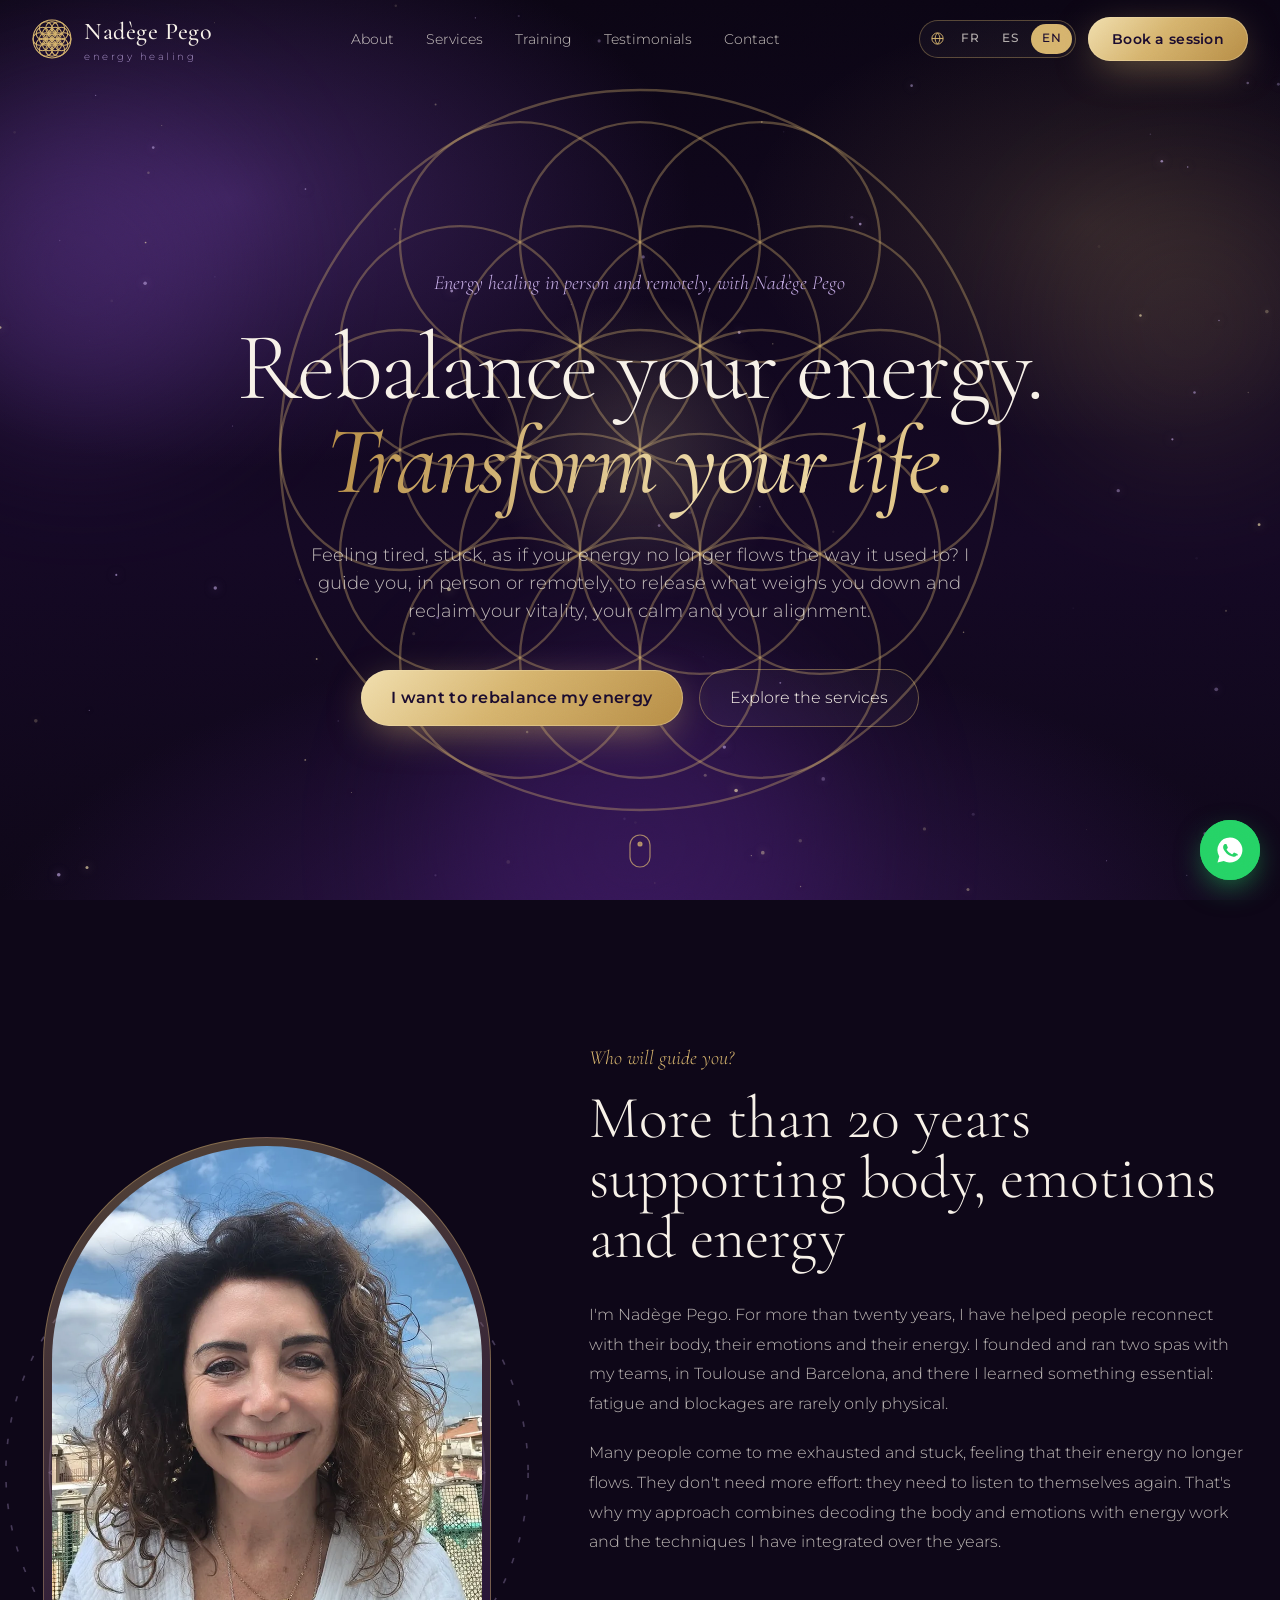
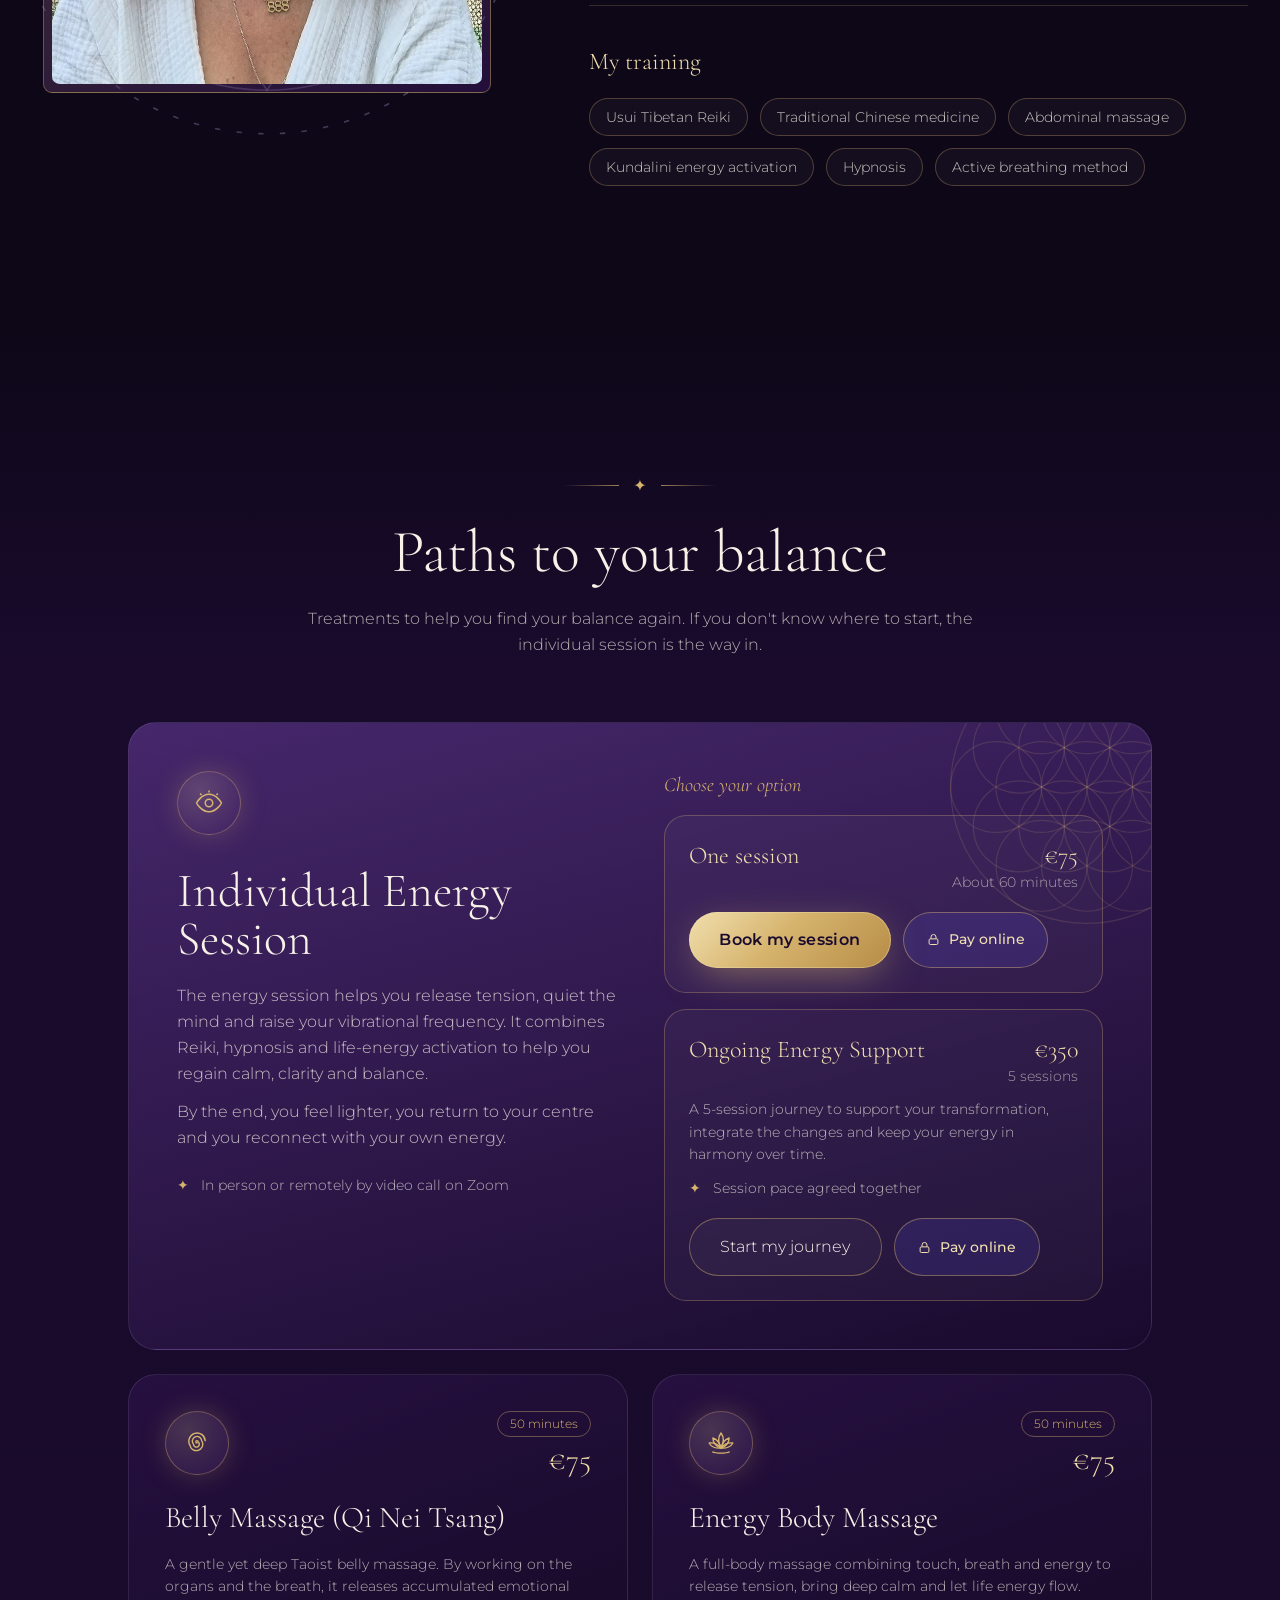
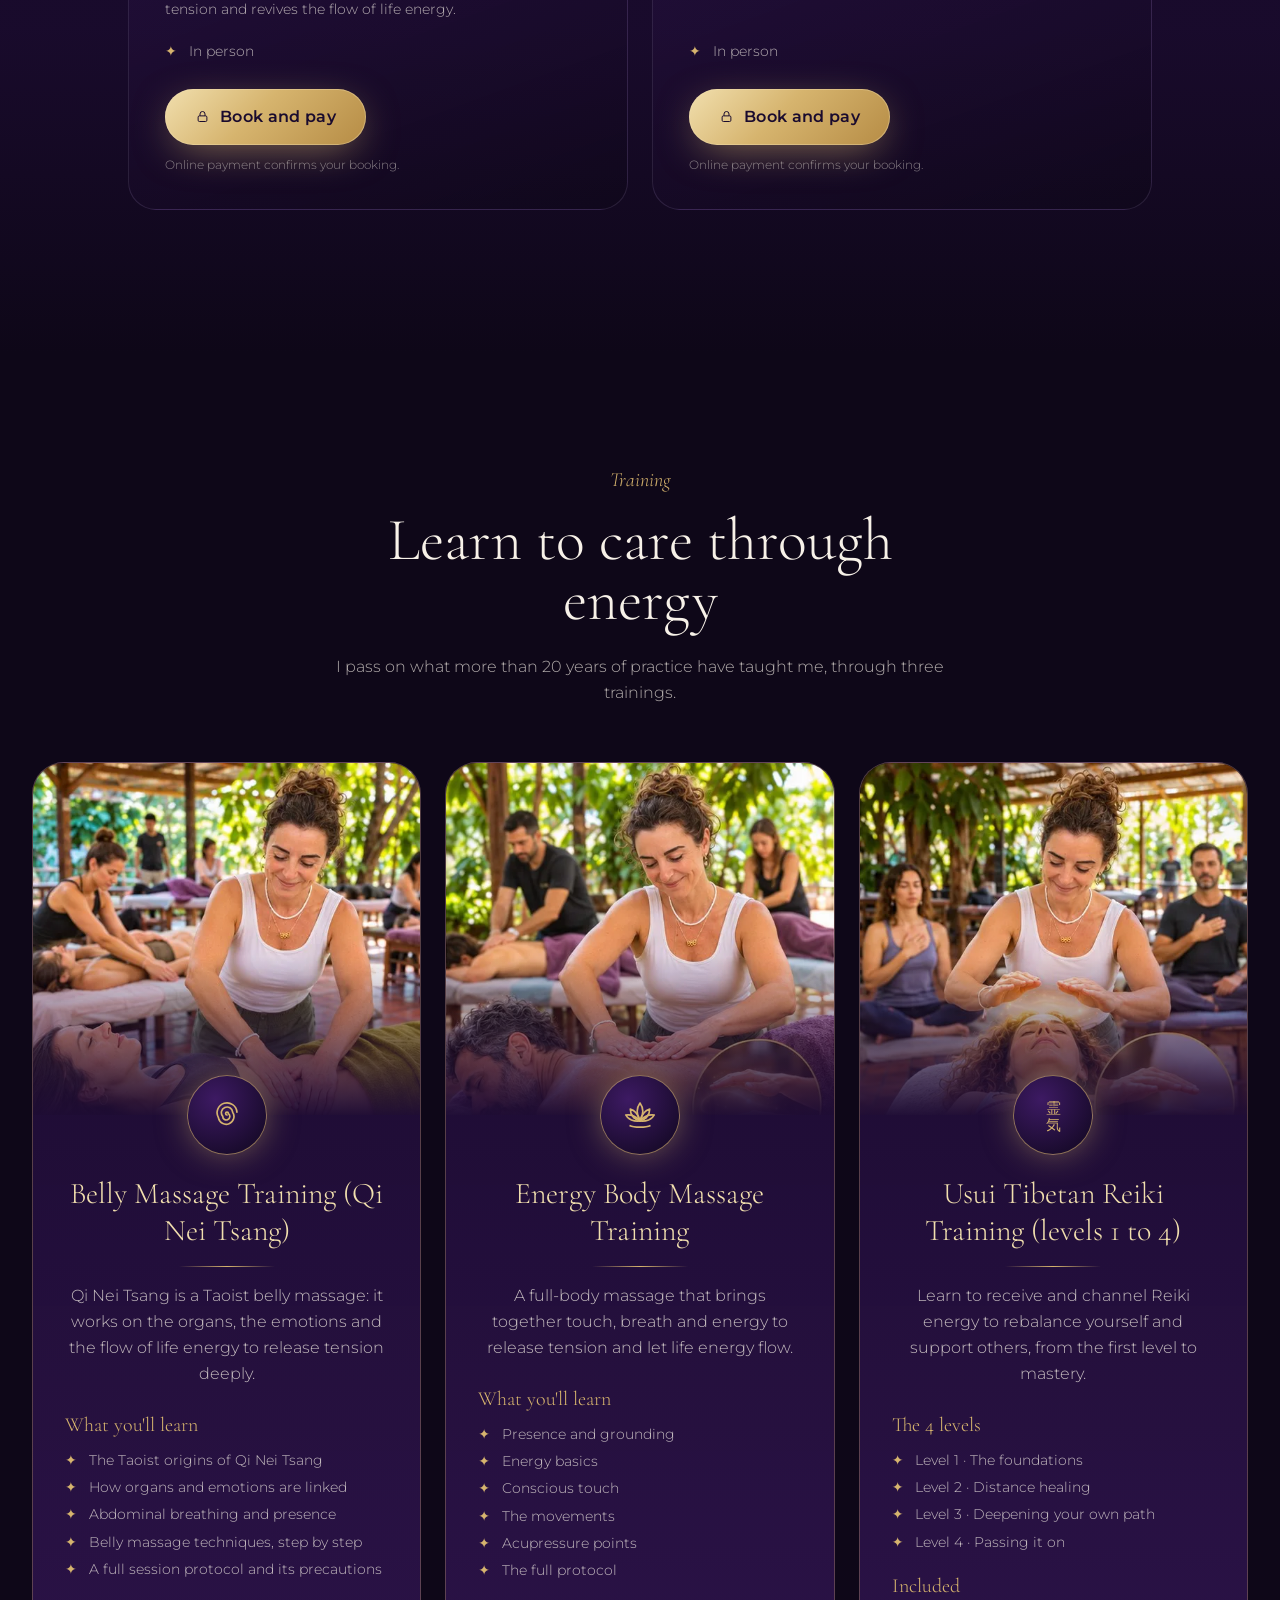
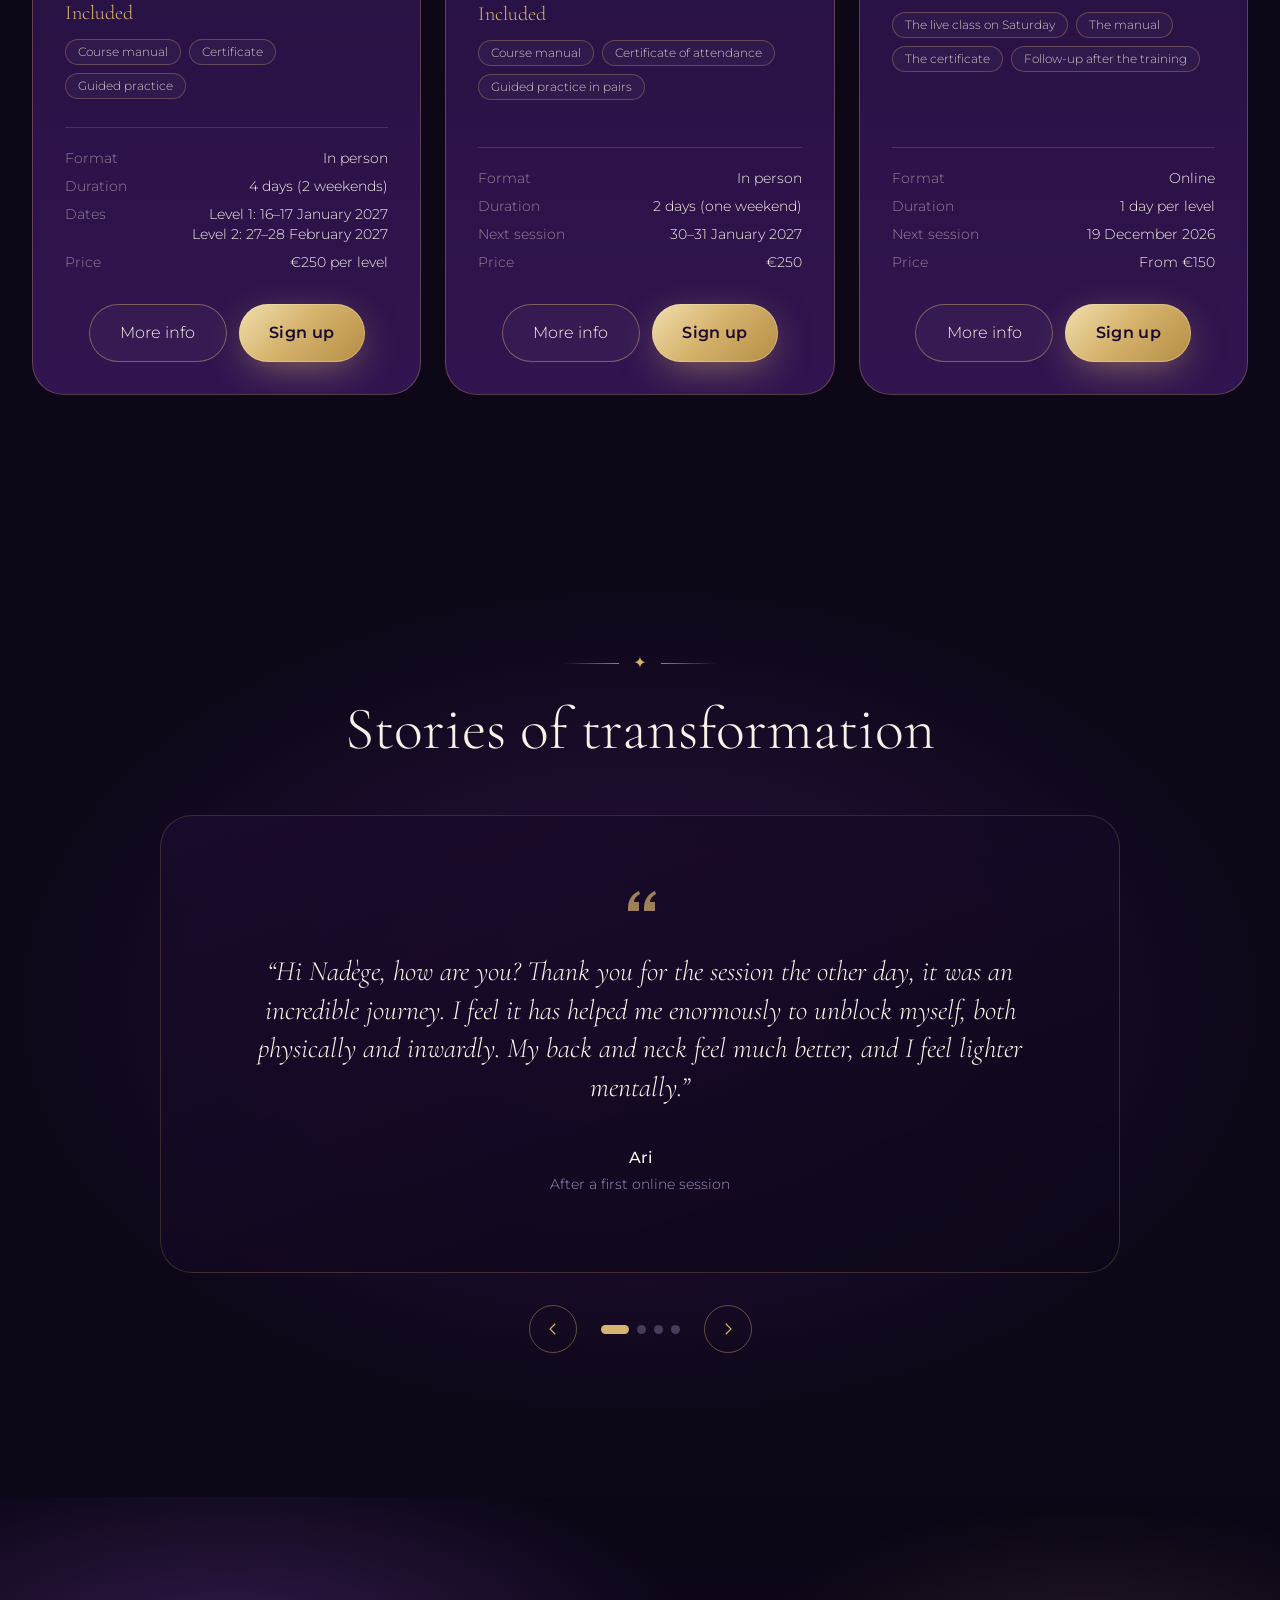
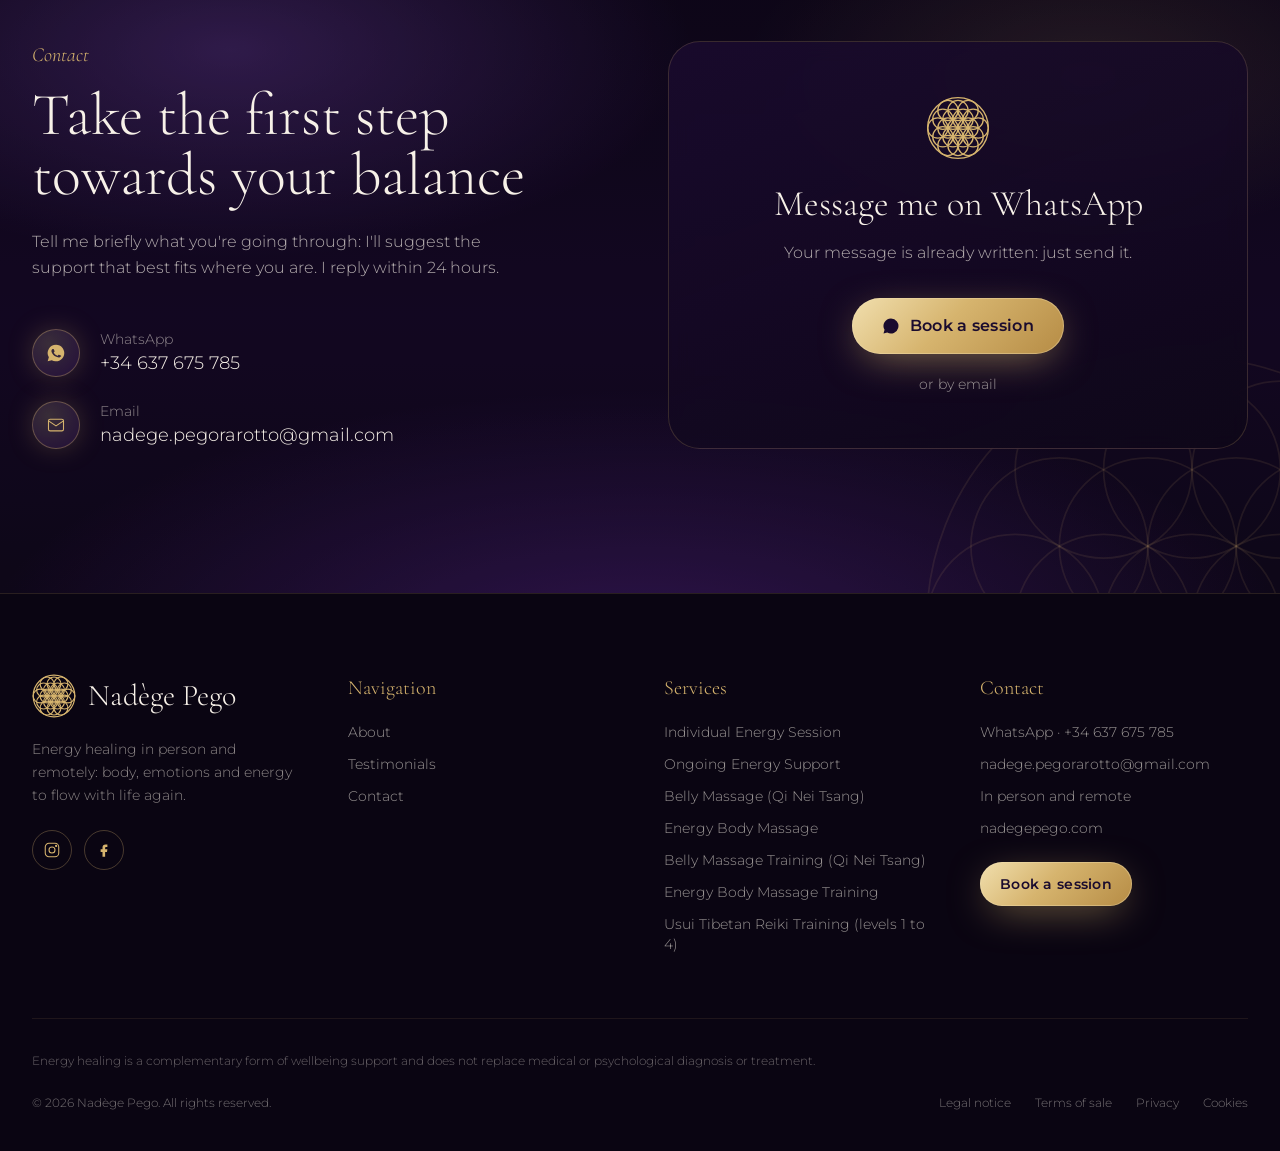
<file: energie/index.html>
<!doctype html>
<html lang="fr"><head><meta charset="utf-8"><title>Nadège Pego</title>
<meta name="robots" content="noindex"><link rel="canonical" href="https://www.nadegepego.com/">
<meta http-equiv="refresh" content="0; url=/">
<script>location.replace('/' + location.search + location.hash);</script>
</head><body><a href="/">Nadège Pego</a></body></html>
</file>
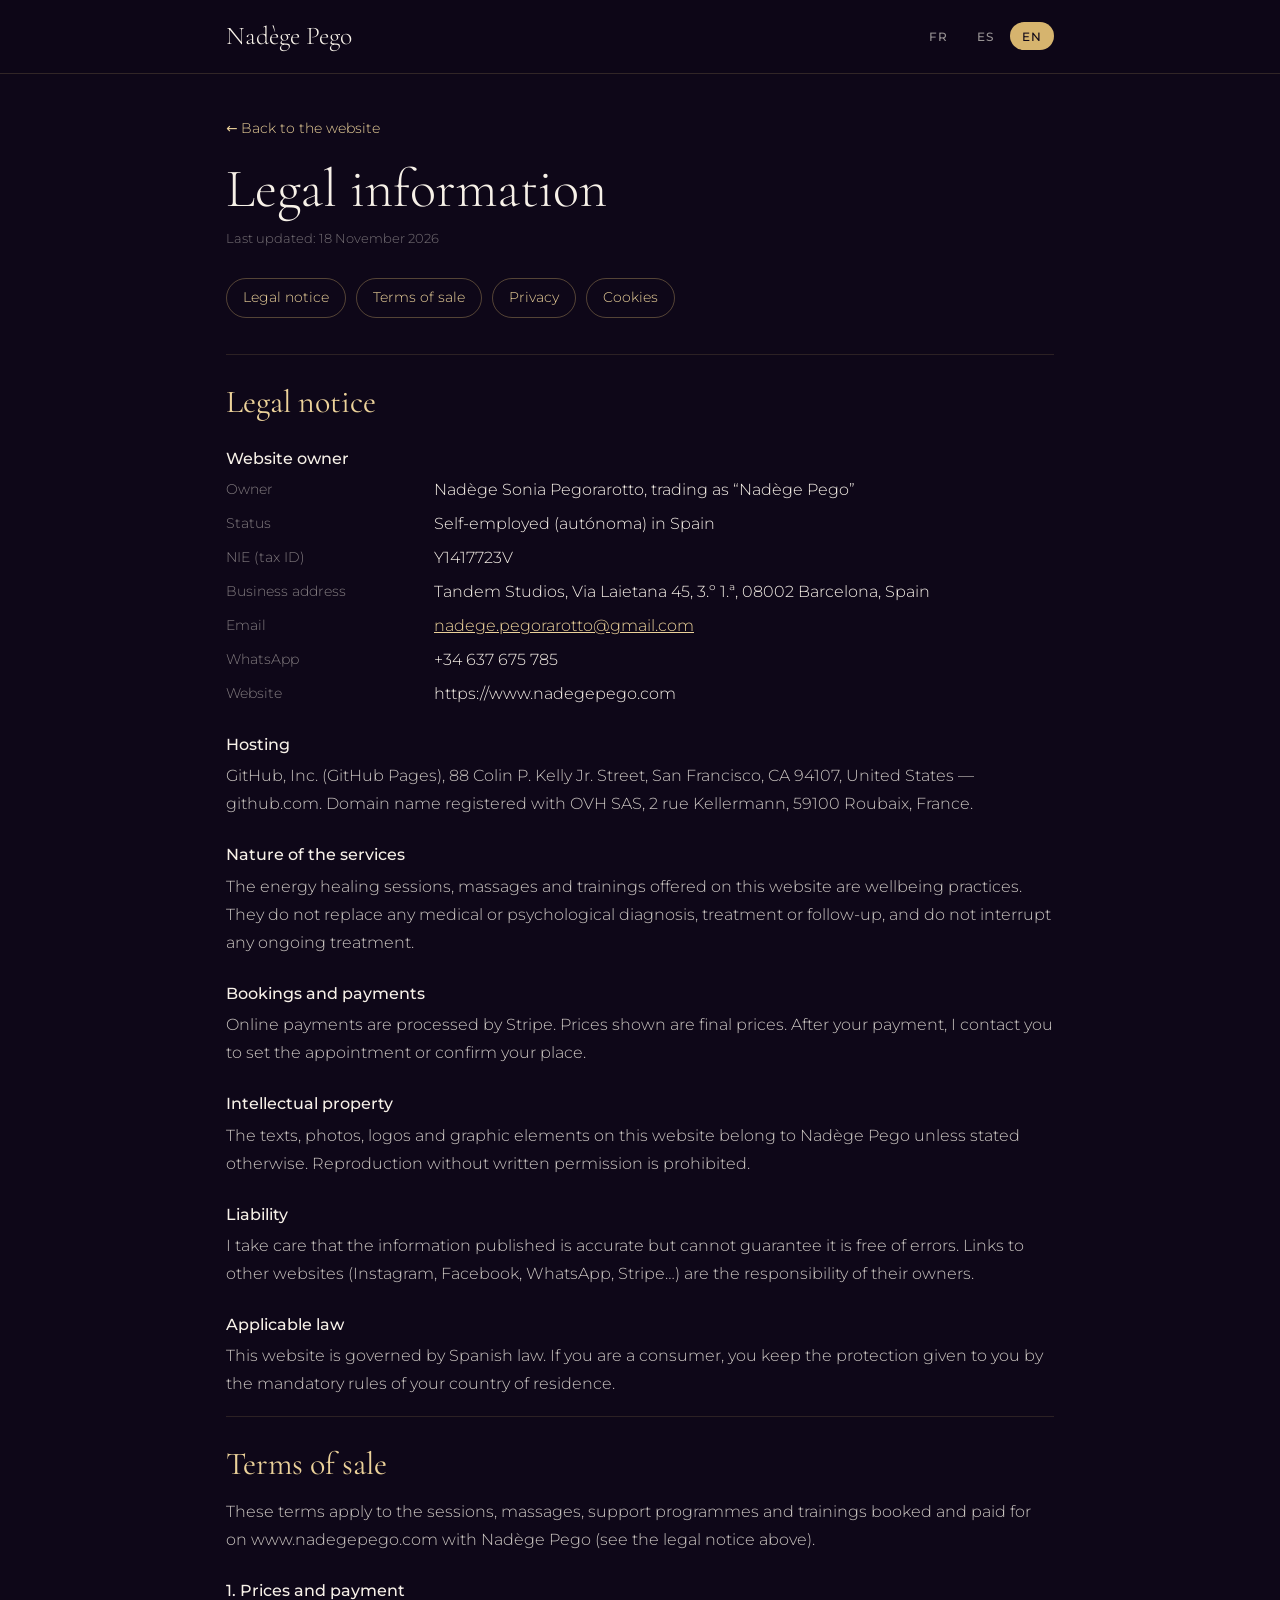
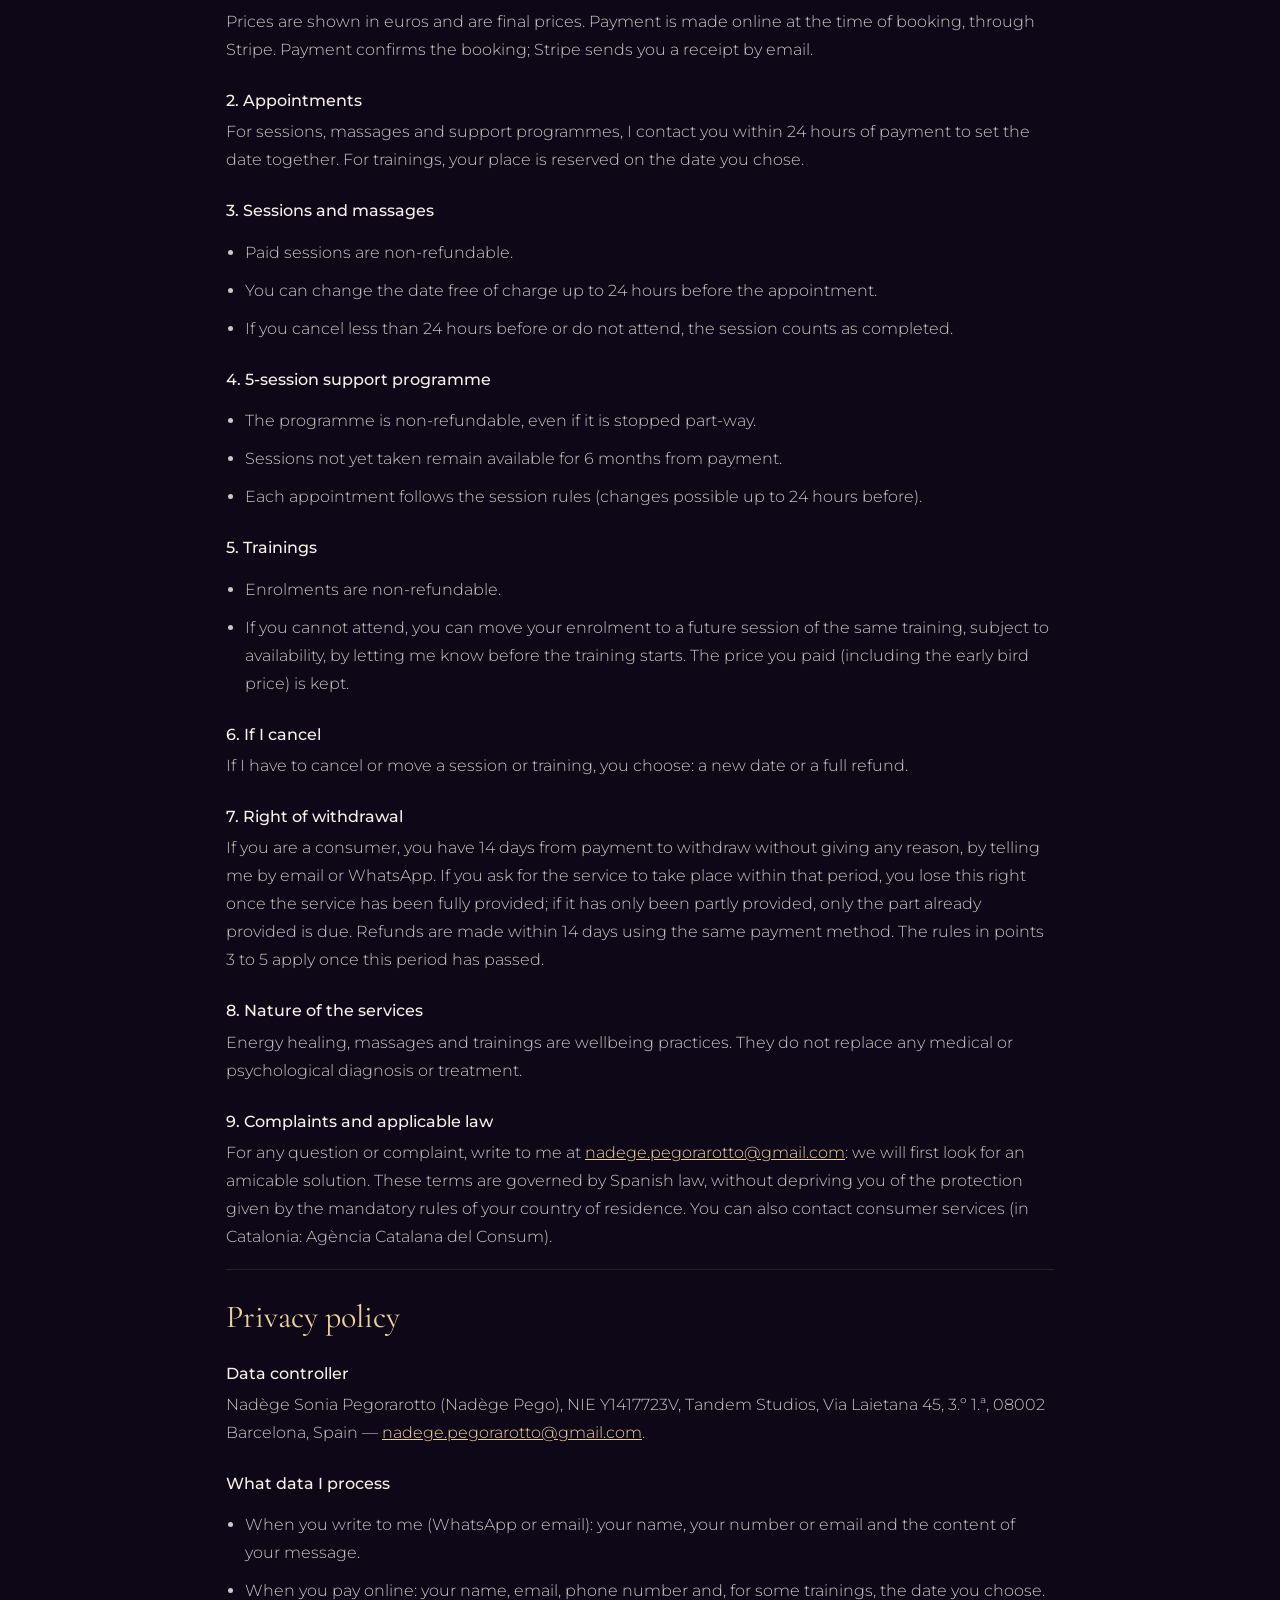
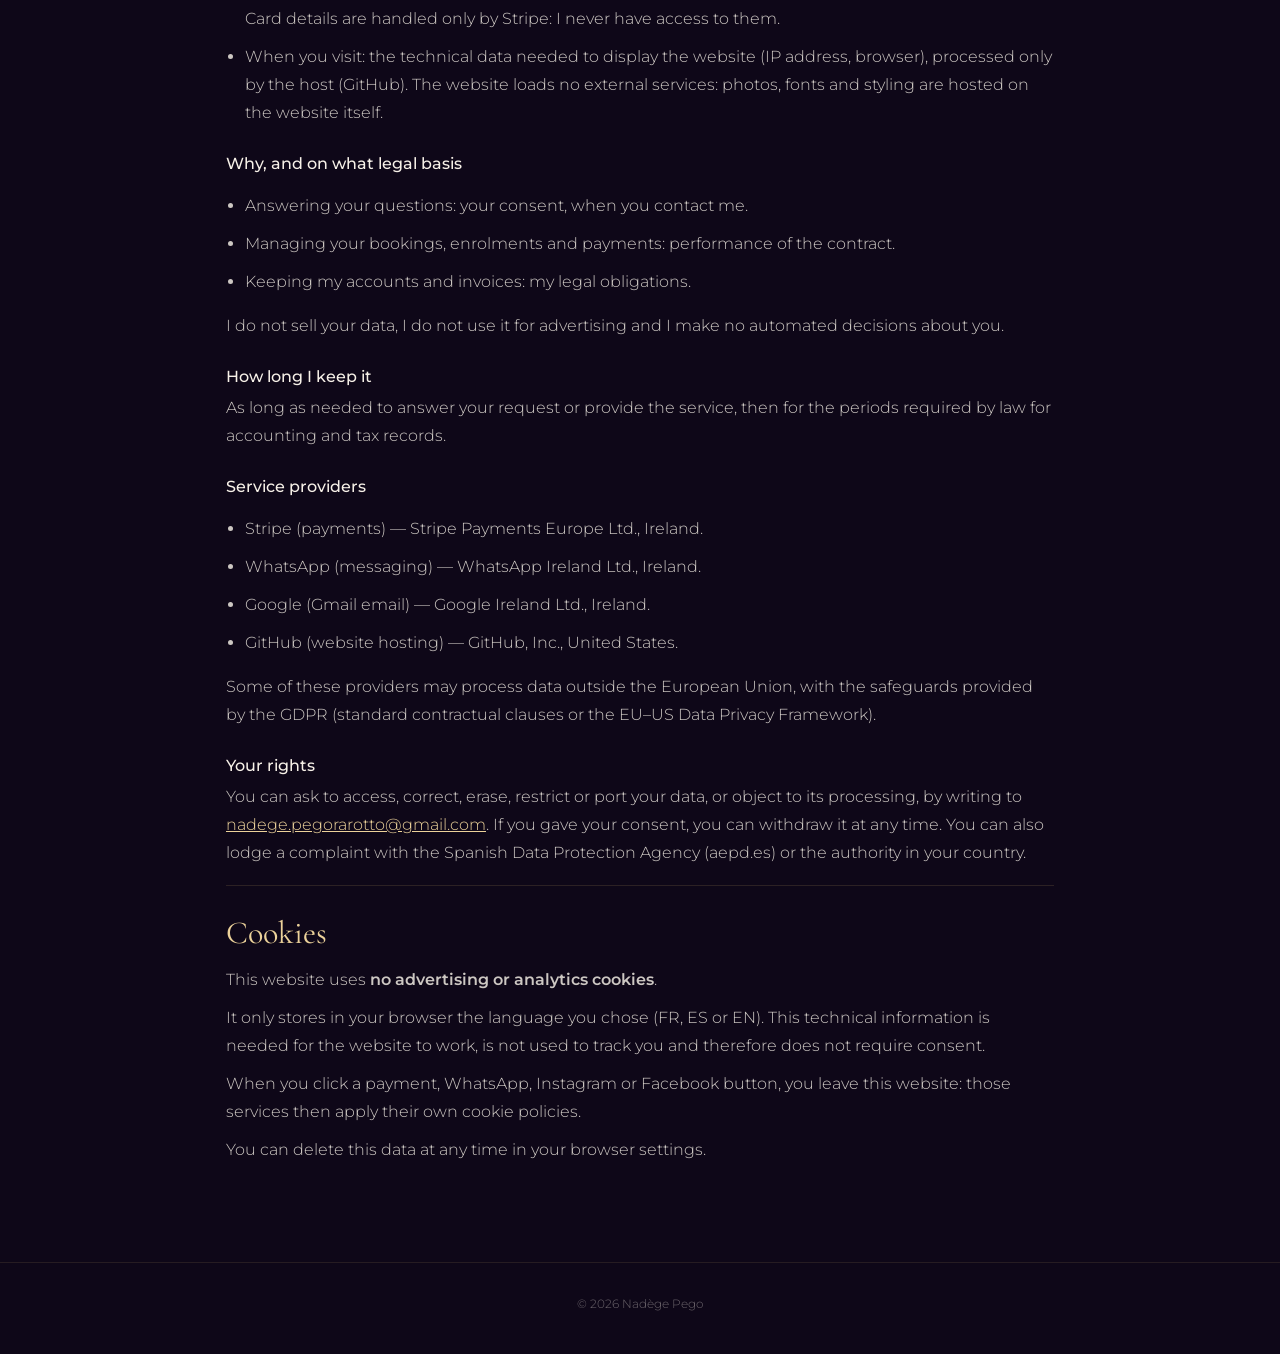
<file: legal/index.html>
<!doctype html>
<html lang="fr">
<head>
  <meta charset="utf-8" />
  <meta name="viewport" content="width=device-width, initial-scale=1" />
  <title>Informations légales · Nadège Pego</title>
  <meta name="robots" content="noindex, follow" />
  <link rel="icon" href="data:image/svg+xml,%3Csvg xmlns='http://www.w3.org/2000/svg' viewBox='0 0 100 100'%3E%3Ccircle cx='50' cy='50' r='44' fill='none' stroke='%23d6b46e' stroke-width='6'/%3E%3C/svg%3E" />
  <link rel="stylesheet" href="/fonts/fonts.css" />
  <style>
    /* Pages légales de www.nadegepego.com — FR / ES / EN dans un seul fichier.
       La langue suit celle choisie sur la page principale (?lang= puis mémoire du navigateur). */
    :root{ --noche:#0e0718; --abismo:#1a0b2e; --oro:#d6b46e; --oro-claro:#ecd29a; --lila:#c7aee8; --perla:#f7f1e8; }
    *{ box-sizing:border-box; }
    html{ scroll-behavior:smooth; }
    body{ margin:0; background:var(--noche); color:rgba(247,241,232,.82); font:300 16px/1.75 Montserrat, system-ui, sans-serif; }
    a{ color:var(--oro-claro); }
    a:hover{ color:var(--oro); }
    header{ position:sticky; top:0; z-index:5; background:rgba(14,7,24,.92); backdrop-filter:blur(10px); border-bottom:1px solid rgba(214,180,110,.18); }
    .barre{ max-width:860px; margin:0 auto; padding:14px 16px; display:flex; align-items:center; justify-content:space-between; gap:12px; flex-wrap:wrap; }
    .logo{ font-family:"Cormorant Garamond", serif; font-size:1.6rem; color:var(--perla); text-decoration:none; }
    .langues{ display:flex; gap:4px; }
    .langues button{ font:500 .75rem Montserrat, sans-serif; letter-spacing:.08em; color:rgba(247,241,232,.6); background:none; border:1px solid transparent; border-radius:999px; padding:.35rem .7rem; cursor:pointer; }
    .langues button[aria-pressed="true"]{ color:var(--noche); background:var(--oro); }
    main{ max-width:860px; margin:0 auto; padding:40px 16px 80px; }
    .retour{ font-size:.85rem; text-decoration:none; }
    h1{ font:300 clamp(2.2rem,6vw,3.4rem)/1.1 "Cormorant Garamond", serif; color:var(--perla); margin:18px 0 8px; }
    .maj{ font-size:.8rem; color:rgba(247,241,232,.45); margin:0 0 28px; }
    nav.sommaire{ display:flex; flex-wrap:wrap; gap:10px; margin-bottom:36px; }
    nav.sommaire a{ font-size:.85rem; text-decoration:none; padding:.45rem 1rem; border:1px solid rgba(214,180,110,.35); border-radius:999px; }
    section{ padding:28px 0 8px; border-top:1px solid rgba(214,180,110,.15); scroll-margin-top:90px; }
    h2{ font:400 2rem/1.2 "Cormorant Garamond", serif; color:var(--oro-claro); margin:0 0 14px; }
    h3{ font:500 1rem/1.4 Montserrat, sans-serif; color:var(--perla); margin:26px 0 6px; }
    p, li{ margin:0 0 10px; }
    ul{ padding-left:1.2rem; }
    dl{ display:grid; grid-template-columns:minmax(120px,190px) 1fr; gap:6px 18px; margin:0; }
    dt{ color:rgba(247,241,232,.5); font-size:.85rem; padding-top:2px; }
    dd{ margin:0; color:var(--perla); }
    @media (max-width:560px){ dl{ grid-template-columns:1fr; } dt{ margin-top:8px; } }
    .bloc[hidden]{ display:none; }
    footer{ text-align:center; font-size:.75rem; color:rgba(247,241,232,.4); padding:30px 16px 40px; border-top:1px solid rgba(214,180,110,.12); }
  </style>
</head>
<body>
  <header>
    <div class="barre">
      <a href="/" class="logo">Nadège Pego</a>
      <div class="langues" role="group" aria-label="Langue">
        <button type="button" data-lang="fr">FR</button>
        <button type="button" data-lang="es">ES</button>
        <button type="button" data-lang="en">EN</button>
      </div>
    </div>
  </header>

  <main>
    <!-- ============================== FRANÇAIS ============================== -->
    <div class="bloc" lang="fr" data-bloc="fr">
      <a href="/" class="retour">← Retour au site</a>
      <h1>Informations légales</h1>
      <p class="maj">Dernière mise à jour : 18 novembre 2026</p>
      <nav class="sommaire">
        <a href="#mentions">Mentions légales</a><a href="#conditions">Conditions de vente</a><a href="#confidentialite">Confidentialité</a><a href="#cookies">Cookies</a>
      </nav>

      <section data-ancre="mentions">
        <h2>Mentions légales</h2>
        <h3>Éditrice du site</h3>
        <dl>
          <dt>Titulaire</dt><dd>Nadège Sonia Pegorarotto, exerçant sous le nom commercial « Nadège Pego »</dd>
          <dt>Statut</dt><dd>Travailleuse indépendante (autónoma) en Espagne</dd>
          <dt>NIE</dt><dd>Y1417723V</dd>
          <dt>Adresse professionnelle</dt><dd>Tandem Studios, Via Laietana 45, 3.º 1.ª, 08002 Barcelona, Espagne</dd>
          <dt>Email</dt><dd><a href="mailto:nadege.pegorarotto@gmail.com">nadege.pegorarotto@gmail.com</a></dd>
          <dt>WhatsApp</dt><dd>+34 637 675 785</dd>
          <dt>Site</dt><dd>https://www.nadegepego.com</dd>
        </dl>
        <h3>Hébergement</h3>
        <p>GitHub, Inc. (GitHub Pages), 88 Colin P. Kelly Jr. Street, San Francisco, CA 94107, États-Unis — github.com. Nom de domaine enregistré auprès d'OVH SAS, 2 rue Kellermann, 59100 Roubaix, France.</p>
        <h3>Nature des services</h3>
        <p>Les soins énergétiques, massages et formations proposés sur ce site sont des pratiques de bien-être. Ils ne remplacent ni un diagnostic, ni un traitement, ni un suivi médical ou psychologique, et n'interrompent aucun traitement en cours.</p>
        <h3>Réservations et paiements</h3>
        <p>Les paiements en ligne sont traités par Stripe. Les prix affichés sont des prix finaux. Après un paiement, je vous contacte pour fixer le rendez-vous ou confirmer votre inscription.</p>
        <h3>Propriété intellectuelle</h3>
        <p>Les textes, photos, logos et éléments graphiques de ce site appartiennent à Nadège Pego, sauf mention contraire. Toute reproduction sans autorisation écrite est interdite.</p>
        <h3>Responsabilité</h3>
        <p>Je veille à l'exactitude des informations publiées, sans pouvoir garantir l'absence d'erreurs. Les liens vers d'autres sites (Instagram, Facebook, WhatsApp, Stripe…) relèvent de la responsabilité de leurs éditeurs.</p>
        <h3>Droit applicable</h3>
        <p>Ce site est soumis au droit espagnol. Si vous êtes consommateur, vous conservez la protection que vous accordent les règles impératives de votre pays de résidence.</p>
      </section>

      <section data-ancre="conditions">
        <h2>Conditions de vente</h2>
        <p>Ces conditions s'appliquent aux séances, massages, accompagnements et formations réservés et payés sur www.nadegepego.com auprès de Nadège Pego (voir les mentions légales ci-dessus).</p>
        <h3>1. Prix et paiement</h3>
        <p>Les prix sont indiqués en euros et sont des prix finaux. Le paiement se fait en ligne au moment de la réservation, par l'intermédiaire de Stripe. Le paiement confirme la réservation ; Stripe vous envoie un reçu par email.</p>
        <h3>2. Prise de rendez-vous</h3>
        <p>Pour une séance, un massage ou un accompagnement, je vous contacte dans les 24 heures qui suivent le paiement pour fixer la date ensemble. Pour une formation, votre place est réservée à la date choisie.</p>
        <h3>3. Séances et massages</h3>
        <ul>
          <li>Les séances payées ne sont pas remboursables.</li>
          <li>Vous pouvez changer la date gratuitement jusqu'à 24 heures avant le rendez-vous.</li>
          <li>En cas d'annulation à moins de 24 heures ou d'absence, la séance est considérée comme effectuée.</li>
        </ul>
        <h3>4. Accompagnement de 5 séances</h3>
        <ul>
          <li>L'accompagnement n'est pas remboursable, même s'il est interrompu en cours de route.</li>
          <li>Les séances non effectuées restent disponibles pendant 6 mois à compter du paiement.</li>
          <li>Chaque rendez-vous suit les règles des séances (changement possible jusqu'à 24 heures avant).</li>
        </ul>
        <h3>5. Formations</h3>
        <ul>
          <li>Les inscriptions ne sont pas remboursables.</li>
          <li>Si vous ne pouvez pas venir, vous pouvez reporter votre inscription sur une prochaine session de la même formation, selon les places disponibles, en me prévenant avant le début de la formation. Le prix payé (y compris le tarif early bird) est conservé.</li>
        </ul>
        <h3>6. Si j'annule</h3>
        <p>Si je dois annuler ou déplacer une séance ou une formation, vous choisissez : une nouvelle date ou le remboursement complet.</p>
        <h3>7. Droit de rétractation</h3>
        <p>Si vous êtes consommateur, vous disposez d'un délai de 14 jours à compter du paiement pour vous rétracter, sans avoir à donner de motif, en me l'indiquant par email ou par WhatsApp. Si vous demandez que la prestation ait lieu pendant ce délai, vous perdez ce droit une fois la prestation entièrement réalisée ; si elle n'est réalisée qu'en partie, seule la partie déjà réalisée reste due. Le remboursement se fait sous 14 jours, par le même moyen de paiement. Les règles des points 3 à 5 s'appliquent une fois ce délai passé.</p>
        <h3>8. Nature des prestations</h3>
        <p>Les soins énergétiques, massages et formations sont des pratiques de bien-être. Ils ne remplacent ni un diagnostic ni un traitement médical ou psychologique.</p>
        <h3>9. Réclamations et droit applicable</h3>
        <p>Pour toute question ou réclamation, écrivez-moi à <a href="mailto:nadege.pegorarotto@gmail.com">nadege.pegorarotto@gmail.com</a> : nous chercherons d'abord une solution à l'amiable. Ces conditions sont soumises au droit espagnol, sans que vous perdiez la protection que vous accordent les règles impératives de votre pays de résidence. Vous pouvez aussi vous adresser aux services de consommation (en Catalogne : Agència Catalana del Consum).</p>
      </section>

      <section data-ancre="confidentialite">
        <h2>Politique de confidentialité</h2>
        <h3>Responsable du traitement</h3>
        <p>Nadège Sonia Pegorarotto (Nadège Pego), NIE Y1417723V, Tandem Studios, Via Laietana 45, 3.º 1.ª, 08002 Barcelona, Espagne — <a href="mailto:nadege.pegorarotto@gmail.com">nadege.pegorarotto@gmail.com</a>.</p>
        <h3>Données traitées</h3>
        <ul>
          <li>Quand vous m'écrivez (WhatsApp ou email) : votre nom, votre numéro ou votre email et le contenu de votre message.</li>
          <li>Quand vous payez en ligne : votre nom, votre email, votre téléphone et, pour certaines formations, la date choisie. Les données de carte bancaire sont traitées uniquement par Stripe : je n'y ai jamais accès.</li>
          <li>Lors de votre visite : les données techniques nécessaires à l'affichage du site (adresse IP, navigateur), traitées uniquement par l'hébergeur (GitHub). Le site ne charge aucun service externe : photos, polices et mise en forme sont hébergées sur le site lui-même.</li>
        </ul>
        <h3>Pourquoi et sur quelle base</h3>
        <ul>
          <li>Répondre à vos demandes : votre consentement, quand vous me contactez.</li>
          <li>Gérer vos réservations, inscriptions et paiements : l'exécution du contrat.</li>
          <li>Tenir ma comptabilité et ma facturation : mes obligations légales.</li>
        </ul>
        <p>Je ne vends pas vos données, je ne les utilise pas pour de la publicité et je ne prends aucune décision automatisée à votre sujet.</p>
        <h3>Durée de conservation</h3>
        <p>Le temps nécessaire pour répondre à votre demande ou réaliser la prestation, puis pendant les durées imposées par la loi pour les données comptables et fiscales.</p>
        <h3>Prestataires</h3>
        <ul>
          <li>Stripe (paiements) — Stripe Payments Europe Ltd., Irlande.</li>
          <li>WhatsApp (messagerie) — WhatsApp Ireland Ltd., Irlande.</li>
          <li>Google (email Gmail) — Google Ireland Ltd., Irlande.</li>
          <li>GitHub (hébergement du site) — GitHub, Inc., États-Unis.</li>
        </ul>
        <p>Certains de ces prestataires peuvent traiter des données hors de l'Union européenne, avec les garanties prévues par le RGPD (clauses contractuelles types ou cadre de protection des données UE–États-Unis).</p>
        <h3>Vos droits</h3>
        <p>Vous pouvez demander l'accès, la rectification, l'effacement, la limitation ou la portabilité de vos données, ou vous opposer à leur traitement, en écrivant à <a href="mailto:nadege.pegorarotto@gmail.com">nadege.pegorarotto@gmail.com</a>. Si vous avez donné votre consentement, vous pouvez le retirer à tout moment. Vous pouvez aussi déposer une réclamation auprès de l'Agencia Española de Protección de Datos (aepd.es) ou de l'autorité de votre pays (en France : cnil.fr).</p>
      </section>

      <section data-ancre="cookies">
        <h2>Cookies</h2>
        <p>Ce site n'utilise <strong>aucun cookie publicitaire ni de mesure d'audience</strong>.</p>
        <p>Il garde seulement en mémoire, dans votre navigateur, la langue que vous avez choisie (FR, ES ou EN). Cette information technique est nécessaire au fonctionnement du site, ne sert pas à vous suivre et ne demande donc pas de consentement.</p>
        <p>Quand vous cliquez sur un bouton de paiement, WhatsApp, Instagram ou Facebook, vous quittez ce site : ces services appliquent alors leurs propres règles en matière de cookies.</p>
        <p>Vous pouvez effacer ces données à tout moment dans les réglages de votre navigateur.</p>
      </section>
    </div>

    <!-- ============================== ESPAÑOL ============================== -->
    <div class="bloc" lang="es" data-bloc="es" hidden>
      <a href="/" class="retour">← Volver a la web</a>
      <h1>Información legal</h1>
      <p class="maj">Última actualización: 18 de noviembre de 2026</p>
      <nav class="sommaire">
        <a href="#mentions">Aviso legal</a><a href="#conditions">Condiciones de venta</a><a href="#confidentialite">Privacidad</a><a href="#cookies">Cookies</a>
      </nav>

      <section data-ancre="mentions">
        <h2>Aviso legal</h2>
        <p>En cumplimiento del artículo 10 de la Ley 34/2002, de Servicios de la Sociedad de la Información y de Comercio Electrónico (LSSI-CE), se informa de los siguientes datos:</p>
        <h3>Titular de la web</h3>
        <dl>
          <dt>Titular</dt><dd>Nadège Sonia Pegorarotto, con el nombre comercial «Nadège Pego»</dd>
          <dt>Forma</dt><dd>Trabajadora autónoma</dd>
          <dt>NIE</dt><dd>Y1417723V</dd>
          <dt>Domicilio profesional</dt><dd>Tandem Studios, Via Laietana 45, 3.º 1.ª, 08002 Barcelona, España</dd>
          <dt>Email</dt><dd><a href="mailto:nadege.pegorarotto@gmail.com">nadege.pegorarotto@gmail.com</a></dd>
          <dt>WhatsApp</dt><dd>+34 637 675 785</dd>
          <dt>Web</dt><dd>https://www.nadegepego.com</dd>
        </dl>
        <h3>Alojamiento</h3>
        <p>GitHub, Inc. (GitHub Pages), 88 Colin P. Kelly Jr. Street, San Francisco, CA 94107, Estados Unidos — github.com. Dominio registrado con OVH SAS, 2 rue Kellermann, 59100 Roubaix, Francia.</p>
        <h3>Naturaleza de los servicios</h3>
        <p>Las terapias energéticas, los masajes y las formaciones que se ofrecen en esta web son prácticas de bienestar. No sustituyen ningún diagnóstico, tratamiento ni seguimiento médico o psicológico, ni interrumpen ningún tratamiento en curso.</p>
        <h3>Reservas y pagos</h3>
        <p>Los pagos online se procesan a través de Stripe. Los precios indicados son precios finales. Después del pago, me pongo en contacto contigo para fijar la cita o confirmar tu inscripción.</p>
        <h3>Propiedad intelectual</h3>
        <p>Los textos, fotografías, logotipos y elementos gráficos de esta web pertenecen a Nadège Pego, salvo indicación en contrario. Queda prohibida su reproducción sin autorización por escrito.</p>
        <h3>Responsabilidad</h3>
        <p>Cuido que la información publicada sea correcta, sin poder garantizar la ausencia de errores. Los enlaces a otras webs (Instagram, Facebook, WhatsApp, Stripe…) son responsabilidad de sus titulares.</p>
        <h3>Legislación aplicable</h3>
        <p>Esta web se rige por la legislación española. Si eres consumidor, conservas la protección que te otorguen las normas imperativas de tu país de residencia.</p>
      </section>

      <section data-ancre="conditions">
        <h2>Condiciones de venta</h2>
        <p>Estas condiciones se aplican a las sesiones, masajes, acompañamientos y formaciones que se reservan y pagan en www.nadegepego.com con Nadège Pego (ver el aviso legal más arriba).</p>
        <h3>1. Precios y pago</h3>
        <p>Los precios se indican en euros y son precios finales. El pago se hace online en el momento de la reserva, a través de Stripe. El pago confirma la reserva; Stripe te envía un recibo por email.</p>
        <h3>2. Citas</h3>
        <p>En sesiones, masajes y acompañamientos, me pongo en contacto contigo en las 24 horas siguientes al pago para fijar juntas la fecha. En las formaciones, tu plaza queda reservada en la fecha elegida.</p>
        <h3>3. Sesiones y masajes</h3>
        <ul>
          <li>Las sesiones pagadas no son reembolsables.</li>
          <li>Puedes cambiar la fecha sin coste hasta 24 horas antes de la cita.</li>
          <li>Si cancelas con menos de 24 horas o no vienes, la sesión se considera realizada.</li>
        </ul>
        <h3>4. Acompañamiento de 5 sesiones</h3>
        <ul>
          <li>El acompañamiento no es reembolsable, aunque se interrumpa a mitad.</li>
          <li>Las sesiones no realizadas siguen disponibles durante 6 meses desde el pago.</li>
          <li>Cada cita sigue las reglas de las sesiones (cambio posible hasta 24 horas antes).</li>
        </ul>
        <h3>5. Formaciones</h3>
        <ul>
          <li>Las inscripciones no son reembolsables.</li>
          <li>Si no puedes venir, puedes pasar tu inscripción a una próxima convocatoria de la misma formación, según plazas disponibles, avisándome antes del inicio de la formación. Se mantiene el precio pagado (incluido el precio early bird).</li>
        </ul>
        <h3>6. Si cancelo yo</h3>
        <p>Si tengo que anular o mover una sesión o una formación, tú eliges: una nueva fecha o el reembolso completo.</p>
        <h3>7. Derecho de desistimiento</h3>
        <p>Si eres consumidor, tienes 14 días desde el pago para desistir, sin tener que dar ningún motivo, comunicándomelo por email o por WhatsApp. Si pides que el servicio se preste dentro de ese plazo, pierdes este derecho una vez prestado por completo; si solo se ha prestado una parte, únicamente se debe la parte ya realizada. El reembolso se hace en un plazo de 14 días, por el mismo medio de pago. Las reglas de los puntos 3 a 5 se aplican una vez pasado ese plazo.</p>
        <h3>8. Naturaleza de los servicios</h3>
        <p>Las terapias energéticas, los masajes y las formaciones son prácticas de bienestar. No sustituyen ningún diagnóstico ni tratamiento médico o psicológico.</p>
        <h3>9. Reclamaciones y legislación aplicable</h3>
        <p>Para cualquier duda o reclamación, escríbeme a <a href="mailto:nadege.pegorarotto@gmail.com">nadege.pegorarotto@gmail.com</a>: buscaremos primero una solución amistosa. Estas condiciones se rigen por la legislación española, sin que pierdas la protección que te otorguen las normas imperativas de tu país de residencia. También puedes dirigirte a los servicios de consumo (en Cataluña: Agència Catalana del Consum).</p>
      </section>

      <section data-ancre="confidentialite">
        <h2>Política de privacidad</h2>
        <h3>Responsable del tratamiento</h3>
        <p>Nadège Sonia Pegorarotto (Nadège Pego), NIE Y1417723V, Tandem Studios, Via Laietana 45, 3.º 1.ª, 08002 Barcelona, España — <a href="mailto:nadege.pegorarotto@gmail.com">nadege.pegorarotto@gmail.com</a>.</p>
        <h3>Qué datos trato</h3>
        <ul>
          <li>Cuando me escribes (WhatsApp o email): tu nombre, tu número o tu email y el contenido de tu mensaje.</li>
          <li>Cuando pagas online: tu nombre, tu email, tu teléfono y, en algunas formaciones, la fecha elegida. Los datos de la tarjeta los trata únicamente Stripe: yo nunca tengo acceso a ellos.</li>
          <li>Durante tu visita: los datos técnicos necesarios para mostrar la web (dirección IP, navegador), tratados únicamente por el alojamiento (GitHub). La web no carga ningún servicio externo: las fotos, las tipografías y el diseño están alojados en la propia web.</li>
        </ul>
        <h3>Para qué y con qué base legal</h3>
        <ul>
          <li>Responder a tus consultas: tu consentimiento, al contactarme.</li>
          <li>Gestionar tus reservas, inscripciones y pagos: la ejecución del contrato.</li>
          <li>Llevar mi contabilidad y facturación: el cumplimiento de obligaciones legales.</li>
        </ul>
        <p>No vendo tus datos, no los uso para publicidad y no tomo decisiones automatizadas sobre ti.</p>
        <h3>Cuánto tiempo los conservo</h3>
        <p>El tiempo necesario para responder a tu consulta o prestar el servicio y, después, durante los plazos que exige la ley para los datos contables y fiscales.</p>
        <h3>Proveedores</h3>
        <ul>
          <li>Stripe (pagos) — Stripe Payments Europe Ltd., Irlanda.</li>
          <li>WhatsApp (mensajería) — WhatsApp Ireland Ltd., Irlanda.</li>
          <li>Google (email Gmail) — Google Ireland Ltd., Irlanda.</li>
          <li>GitHub (alojamiento de la web) — GitHub, Inc., Estados Unidos.</li>
        </ul>
        <p>Algunos de estos proveedores pueden tratar datos fuera de la Unión Europea, con las garantías previstas en el RGPD (cláusulas contractuales tipo o Marco de Privacidad de Datos UE-EE. UU.).</p>
        <h3>Tus derechos</h3>
        <p>Puedes pedir el acceso, la rectificación, la supresión, la limitación o la portabilidad de tus datos, u oponerte a su tratamiento, escribiendo a <a href="mailto:nadege.pegorarotto@gmail.com">nadege.pegorarotto@gmail.com</a>. Si diste tu consentimiento, puedes retirarlo en cualquier momento. También puedes presentar una reclamación ante la Agencia Española de Protección de Datos (aepd.es).</p>
      </section>

      <section data-ancre="cookies">
        <h2>Cookies</h2>
        <p>Esta web <strong>no utiliza cookies publicitarias ni de analítica</strong>.</p>
        <p>Solo guarda en tu navegador el idioma que has elegido (FR, ES o EN). Es un dato técnico necesario para el funcionamiento de la web, no sirve para seguirte y, por eso, no requiere consentimiento (artículo 22.2 de la LSSI-CE).</p>
        <p>Cuando pulsas un botón de pago, de WhatsApp, de Instagram o de Facebook, sales de esta web: esos servicios aplican entonces sus propias políticas de cookies.</p>
        <p>Puedes borrar estos datos cuando quieras desde la configuración de tu navegador.</p>
      </section>
    </div>

    <!-- ============================== ENGLISH ============================== -->
    <div class="bloc" lang="en" data-bloc="en" hidden>
      <a href="/" class="retour">← Back to the website</a>
      <h1>Legal information</h1>
      <p class="maj">Last updated: 18 November 2026</p>
      <nav class="sommaire">
        <a href="#mentions">Legal notice</a><a href="#conditions">Terms of sale</a><a href="#confidentialite">Privacy</a><a href="#cookies">Cookies</a>
      </nav>

      <section data-ancre="mentions">
        <h2>Legal notice</h2>
        <h3>Website owner</h3>
        <dl>
          <dt>Owner</dt><dd>Nadège Sonia Pegorarotto, trading as “Nadège Pego”</dd>
          <dt>Status</dt><dd>Self-employed (autónoma) in Spain</dd>
          <dt>NIE (tax ID)</dt><dd>Y1417723V</dd>
          <dt>Business address</dt><dd>Tandem Studios, Via Laietana 45, 3.º 1.ª, 08002 Barcelona, Spain</dd>
          <dt>Email</dt><dd><a href="mailto:nadege.pegorarotto@gmail.com">nadege.pegorarotto@gmail.com</a></dd>
          <dt>WhatsApp</dt><dd>+34 637 675 785</dd>
          <dt>Website</dt><dd>https://www.nadegepego.com</dd>
        </dl>
        <h3>Hosting</h3>
        <p>GitHub, Inc. (GitHub Pages), 88 Colin P. Kelly Jr. Street, San Francisco, CA 94107, United States — github.com. Domain name registered with OVH SAS, 2 rue Kellermann, 59100 Roubaix, France.</p>
        <h3>Nature of the services</h3>
        <p>The energy healing sessions, massages and trainings offered on this website are wellbeing practices. They do not replace any medical or psychological diagnosis, treatment or follow-up, and do not interrupt any ongoing treatment.</p>
        <h3>Bookings and payments</h3>
        <p>Online payments are processed by Stripe. Prices shown are final prices. After your payment, I contact you to set the appointment or confirm your place.</p>
        <h3>Intellectual property</h3>
        <p>The texts, photos, logos and graphic elements on this website belong to Nadège Pego unless stated otherwise. Reproduction without written permission is prohibited.</p>
        <h3>Liability</h3>
        <p>I take care that the information published is accurate but cannot guarantee it is free of errors. Links to other websites (Instagram, Facebook, WhatsApp, Stripe…) are the responsibility of their owners.</p>
        <h3>Applicable law</h3>
        <p>This website is governed by Spanish law. If you are a consumer, you keep the protection given to you by the mandatory rules of your country of residence.</p>
      </section>

      <section data-ancre="conditions">
        <h2>Terms of sale</h2>
        <p>These terms apply to the sessions, massages, support programmes and trainings booked and paid for on www.nadegepego.com with Nadège Pego (see the legal notice above).</p>
        <h3>1. Prices and payment</h3>
        <p>Prices are shown in euros and are final prices. Payment is made online at the time of booking, through Stripe. Payment confirms the booking; Stripe sends you a receipt by email.</p>
        <h3>2. Appointments</h3>
        <p>For sessions, massages and support programmes, I contact you within 24 hours of payment to set the date together. For trainings, your place is reserved on the date you chose.</p>
        <h3>3. Sessions and massages</h3>
        <ul>
          <li>Paid sessions are non-refundable.</li>
          <li>You can change the date free of charge up to 24 hours before the appointment.</li>
          <li>If you cancel less than 24 hours before or do not attend, the session counts as completed.</li>
        </ul>
        <h3>4. 5-session support programme</h3>
        <ul>
          <li>The programme is non-refundable, even if it is stopped part-way.</li>
          <li>Sessions not yet taken remain available for 6 months from payment.</li>
          <li>Each appointment follows the session rules (changes possible up to 24 hours before).</li>
        </ul>
        <h3>5. Trainings</h3>
        <ul>
          <li>Enrolments are non-refundable.</li>
          <li>If you cannot attend, you can move your enrolment to a future session of the same training, subject to availability, by letting me know before the training starts. The price you paid (including the early bird price) is kept.</li>
        </ul>
        <h3>6. If I cancel</h3>
        <p>If I have to cancel or move a session or training, you choose: a new date or a full refund.</p>
        <h3>7. Right of withdrawal</h3>
        <p>If you are a consumer, you have 14 days from payment to withdraw without giving any reason, by telling me by email or WhatsApp. If you ask for the service to take place within that period, you lose this right once the service has been fully provided; if it has only been partly provided, only the part already provided is due. Refunds are made within 14 days using the same payment method. The rules in points 3 to 5 apply once this period has passed.</p>
        <h3>8. Nature of the services</h3>
        <p>Energy healing, massages and trainings are wellbeing practices. They do not replace any medical or psychological diagnosis or treatment.</p>
        <h3>9. Complaints and applicable law</h3>
        <p>For any question or complaint, write to me at <a href="mailto:nadege.pegorarotto@gmail.com">nadege.pegorarotto@gmail.com</a>: we will first look for an amicable solution. These terms are governed by Spanish law, without depriving you of the protection given by the mandatory rules of your country of residence. You can also contact consumer services (in Catalonia: Agència Catalana del Consum).</p>
      </section>

      <section data-ancre="confidentialite">
        <h2>Privacy policy</h2>
        <h3>Data controller</h3>
        <p>Nadège Sonia Pegorarotto (Nadège Pego), NIE Y1417723V, Tandem Studios, Via Laietana 45, 3.º 1.ª, 08002 Barcelona, Spain — <a href="mailto:nadege.pegorarotto@gmail.com">nadege.pegorarotto@gmail.com</a>.</p>
        <h3>What data I process</h3>
        <ul>
          <li>When you write to me (WhatsApp or email): your name, your number or email and the content of your message.</li>
          <li>When you pay online: your name, email, phone number and, for some trainings, the date you choose. Card details are handled only by Stripe: I never have access to them.</li>
          <li>When you visit: the technical data needed to display the website (IP address, browser), processed only by the host (GitHub). The website loads no external services: photos, fonts and styling are hosted on the website itself.</li>
        </ul>
        <h3>Why, and on what legal basis</h3>
        <ul>
          <li>Answering your questions: your consent, when you contact me.</li>
          <li>Managing your bookings, enrolments and payments: performance of the contract.</li>
          <li>Keeping my accounts and invoices: my legal obligations.</li>
        </ul>
        <p>I do not sell your data, I do not use it for advertising and I make no automated decisions about you.</p>
        <h3>How long I keep it</h3>
        <p>As long as needed to answer your request or provide the service, then for the periods required by law for accounting and tax records.</p>
        <h3>Service providers</h3>
        <ul>
          <li>Stripe (payments) — Stripe Payments Europe Ltd., Ireland.</li>
          <li>WhatsApp (messaging) — WhatsApp Ireland Ltd., Ireland.</li>
          <li>Google (Gmail email) — Google Ireland Ltd., Ireland.</li>
          <li>GitHub (website hosting) — GitHub, Inc., United States.</li>
        </ul>
        <p>Some of these providers may process data outside the European Union, with the safeguards provided by the GDPR (standard contractual clauses or the EU–US Data Privacy Framework).</p>
        <h3>Your rights</h3>
        <p>You can ask to access, correct, erase, restrict or port your data, or object to its processing, by writing to <a href="mailto:nadege.pegorarotto@gmail.com">nadege.pegorarotto@gmail.com</a>. If you gave your consent, you can withdraw it at any time. You can also lodge a complaint with the Spanish Data Protection Agency (aepd.es) or the authority in your country.</p>
      </section>

      <section data-ancre="cookies">
        <h2>Cookies</h2>
        <p>This website uses <strong>no advertising or analytics cookies</strong>.</p>
        <p>It only stores in your browser the language you chose (FR, ES or EN). This technical information is needed for the website to work, is not used to track you and therefore does not require consent.</p>
        <p>When you click a payment, WhatsApp, Instagram or Facebook button, you leave this website: those services then apply their own cookie policies.</p>
        <p>You can delete this data at any time in your browser settings.</p>
      </section>
    </div>
  </main>

  <footer>© <span id="annee"></span> Nadège Pego</footer>

  <script>
    (() => {
      const LANGUES = ['fr', 'es', 'en'];
      const TITRES = { fr: 'Informations légales · Nadège Pego', es: 'Información legal · Nadège Pego', en: 'Legal information · Nadège Pego' };
      let memo = null;
      try { memo = localStorage.getItem('langue'); } catch (e) {}
      const param = new URLSearchParams(location.search).get('lang');
      const nav = (navigator.language || 'fr').slice(0, 2);
      let langue = [param, memo, nav].find(l => LANGUES.includes(l)) || 'fr';

      const aller = (ancre) => {
        const cible = document.querySelector(`[data-bloc="${langue}"] [data-ancre="${ancre}"]`);
        if (cible) cible.scrollIntoView();
      };
      const appliquer = (l) => {
        langue = l;
        document.querySelectorAll('[data-bloc]').forEach(b => b.hidden = b.dataset.bloc !== l);
        document.querySelectorAll('.langues button').forEach(b => b.setAttribute('aria-pressed', b.dataset.lang === l));
        document.documentElement.lang = l;
        document.title = TITRES[l];
        try { localStorage.setItem('langue', l); } catch (e) {}
      };
      document.querySelectorAll('.langues button').forEach(b => b.addEventListener('click', () => appliquer(b.dataset.lang)));
      /* Les ancres #mentions, #confidentialite, #cookies visent la section de la langue affichée */
      document.querySelectorAll('nav.sommaire a').forEach(a => a.addEventListener('click', e => {
        e.preventDefault(); const h = a.getAttribute('href'); history.replaceState(null, '', h); aller(h.slice(1));
      }));
      appliquer(langue);
      if (location.hash) requestAnimationFrame(() => aller(location.hash.slice(1)));
      document.getElementById('annee').textContent = new Date().getFullYear();
    })();
  </script>
</body>
</html>
</file>
<file: fonts/fonts.css>
/* Polices hébergées sur le site (aucune requête vers Google). Cormorant Garamond et Montserrat — SIL Open Font License. */
@font-face{font-family:"Cormorant Garamond";font-style:normal;font-weight:300;font-display:swap;src:url("/fonts/cormorant-garamond-latin-ext-300-normal.woff2") format("woff2");unicode-range:U+0100-02BA,U+02BD-02C5,U+02C7-02CC,U+02CE-02D7,U+02DD-02FF,U+0304,U+0308,U+0329,U+1D00-1DBF,U+1E00-1E9F,U+1EF2-1EFF,U+2020,U+20A0-20AB,U+20AD-20C0,U+2113,U+2C60-2C7F,U+A720-A7FF;}
@font-face{font-family:"Cormorant Garamond";font-style:normal;font-weight:300;font-display:swap;src:url("/fonts/cormorant-garamond-latin-300-normal.woff2") format("woff2");unicode-range:U+0000-00FF,U+0131,U+0152-0153,U+02BB-02BC,U+02C6,U+02DA,U+02DC,U+0304,U+0308,U+0329,U+2000-206F,U+20AC,U+2122,U+2191,U+2193,U+2212,U+2215,U+FEFF,U+FFFD;}
@font-face{font-family:"Cormorant Garamond";font-style:normal;font-weight:400;font-display:swap;src:url("/fonts/cormorant-garamond-latin-ext-400-normal.woff2") format("woff2");unicode-range:U+0100-02BA,U+02BD-02C5,U+02C7-02CC,U+02CE-02D7,U+02DD-02FF,U+0304,U+0308,U+0329,U+1D00-1DBF,U+1E00-1E9F,U+1EF2-1EFF,U+2020,U+20A0-20AB,U+20AD-20C0,U+2113,U+2C60-2C7F,U+A720-A7FF;}
@font-face{font-family:"Cormorant Garamond";font-style:normal;font-weight:400;font-display:swap;src:url("/fonts/cormorant-garamond-latin-400-normal.woff2") format("woff2");unicode-range:U+0000-00FF,U+0131,U+0152-0153,U+02BB-02BC,U+02C6,U+02DA,U+02DC,U+0304,U+0308,U+0329,U+2000-206F,U+20AC,U+2122,U+2191,U+2193,U+2212,U+2215,U+FEFF,U+FFFD;}
@font-face{font-family:"Cormorant Garamond";font-style:normal;font-weight:500;font-display:swap;src:url("/fonts/cormorant-garamond-latin-ext-500-normal.woff2") format("woff2");unicode-range:U+0100-02BA,U+02BD-02C5,U+02C7-02CC,U+02CE-02D7,U+02DD-02FF,U+0304,U+0308,U+0329,U+1D00-1DBF,U+1E00-1E9F,U+1EF2-1EFF,U+2020,U+20A0-20AB,U+20AD-20C0,U+2113,U+2C60-2C7F,U+A720-A7FF;}
@font-face{font-family:"Cormorant Garamond";font-style:normal;font-weight:500;font-display:swap;src:url("/fonts/cormorant-garamond-latin-500-normal.woff2") format("woff2");unicode-range:U+0000-00FF,U+0131,U+0152-0153,U+02BB-02BC,U+02C6,U+02DA,U+02DC,U+0304,U+0308,U+0329,U+2000-206F,U+20AC,U+2122,U+2191,U+2193,U+2212,U+2215,U+FEFF,U+FFFD;}
@font-face{font-family:"Cormorant Garamond";font-style:normal;font-weight:600;font-display:swap;src:url("/fonts/cormorant-garamond-latin-ext-600-normal.woff2") format("woff2");unicode-range:U+0100-02BA,U+02BD-02C5,U+02C7-02CC,U+02CE-02D7,U+02DD-02FF,U+0304,U+0308,U+0329,U+1D00-1DBF,U+1E00-1E9F,U+1EF2-1EFF,U+2020,U+20A0-20AB,U+20AD-20C0,U+2113,U+2C60-2C7F,U+A720-A7FF;}
@font-face{font-family:"Cormorant Garamond";font-style:normal;font-weight:600;font-display:swap;src:url("/fonts/cormorant-garamond-latin-600-normal.woff2") format("woff2");unicode-range:U+0000-00FF,U+0131,U+0152-0153,U+02BB-02BC,U+02C6,U+02DA,U+02DC,U+0304,U+0308,U+0329,U+2000-206F,U+20AC,U+2122,U+2191,U+2193,U+2212,U+2215,U+FEFF,U+FFFD;}
@font-face{font-family:"Cormorant Garamond";font-style:italic;font-weight:300;font-display:swap;src:url("/fonts/cormorant-garamond-latin-ext-300-italic.woff2") format("woff2");unicode-range:U+0100-02BA,U+02BD-02C5,U+02C7-02CC,U+02CE-02D7,U+02DD-02FF,U+0304,U+0308,U+0329,U+1D00-1DBF,U+1E00-1E9F,U+1EF2-1EFF,U+2020,U+20A0-20AB,U+20AD-20C0,U+2113,U+2C60-2C7F,U+A720-A7FF;}
@font-face{font-family:"Cormorant Garamond";font-style:italic;font-weight:300;font-display:swap;src:url("/fonts/cormorant-garamond-latin-300-italic.woff2") format("woff2");unicode-range:U+0000-00FF,U+0131,U+0152-0153,U+02BB-02BC,U+02C6,U+02DA,U+02DC,U+0304,U+0308,U+0329,U+2000-206F,U+20AC,U+2122,U+2191,U+2193,U+2212,U+2215,U+FEFF,U+FFFD;}
@font-face{font-family:"Cormorant Garamond";font-style:italic;font-weight:400;font-display:swap;src:url("/fonts/cormorant-garamond-latin-ext-400-italic.woff2") format("woff2");unicode-range:U+0100-02BA,U+02BD-02C5,U+02C7-02CC,U+02CE-02D7,U+02DD-02FF,U+0304,U+0308,U+0329,U+1D00-1DBF,U+1E00-1E9F,U+1EF2-1EFF,U+2020,U+20A0-20AB,U+20AD-20C0,U+2113,U+2C60-2C7F,U+A720-A7FF;}
@font-face{font-family:"Cormorant Garamond";font-style:italic;font-weight:400;font-display:swap;src:url("/fonts/cormorant-garamond-latin-400-italic.woff2") format("woff2");unicode-range:U+0000-00FF,U+0131,U+0152-0153,U+02BB-02BC,U+02C6,U+02DA,U+02DC,U+0304,U+0308,U+0329,U+2000-206F,U+20AC,U+2122,U+2191,U+2193,U+2212,U+2215,U+FEFF,U+FFFD;}
@font-face{font-family:"Cormorant Garamond";font-style:italic;font-weight:500;font-display:swap;src:url("/fonts/cormorant-garamond-latin-ext-500-italic.woff2") format("woff2");unicode-range:U+0100-02BA,U+02BD-02C5,U+02C7-02CC,U+02CE-02D7,U+02DD-02FF,U+0304,U+0308,U+0329,U+1D00-1DBF,U+1E00-1E9F,U+1EF2-1EFF,U+2020,U+20A0-20AB,U+20AD-20C0,U+2113,U+2C60-2C7F,U+A720-A7FF;}
@font-face{font-family:"Cormorant Garamond";font-style:italic;font-weight:500;font-display:swap;src:url("/fonts/cormorant-garamond-latin-500-italic.woff2") format("woff2");unicode-range:U+0000-00FF,U+0131,U+0152-0153,U+02BB-02BC,U+02C6,U+02DA,U+02DC,U+0304,U+0308,U+0329,U+2000-206F,U+20AC,U+2122,U+2191,U+2193,U+2212,U+2215,U+FEFF,U+FFFD;}
@font-face{font-family:"Montserrat";font-style:normal;font-weight:300;font-display:swap;src:url("/fonts/montserrat-latin-ext-300-normal.woff2") format("woff2");unicode-range:U+0100-02BA,U+02BD-02C5,U+02C7-02CC,U+02CE-02D7,U+02DD-02FF,U+0304,U+0308,U+0329,U+1D00-1DBF,U+1E00-1E9F,U+1EF2-1EFF,U+2020,U+20A0-20AB,U+20AD-20C0,U+2113,U+2C60-2C7F,U+A720-A7FF;}
@font-face{font-family:"Montserrat";font-style:normal;font-weight:300;font-display:swap;src:url("/fonts/montserrat-latin-300-normal.woff2") format("woff2");unicode-range:U+0000-00FF,U+0131,U+0152-0153,U+02BB-02BC,U+02C6,U+02DA,U+02DC,U+0304,U+0308,U+0329,U+2000-206F,U+20AC,U+2122,U+2191,U+2193,U+2212,U+2215,U+FEFF,U+FFFD;}
@font-face{font-family:"Montserrat";font-style:normal;font-weight:400;font-display:swap;src:url("/fonts/montserrat-latin-ext-400-normal.woff2") format("woff2");unicode-range:U+0100-02BA,U+02BD-02C5,U+02C7-02CC,U+02CE-02D7,U+02DD-02FF,U+0304,U+0308,U+0329,U+1D00-1DBF,U+1E00-1E9F,U+1EF2-1EFF,U+2020,U+20A0-20AB,U+20AD-20C0,U+2113,U+2C60-2C7F,U+A720-A7FF;}
@font-face{font-family:"Montserrat";font-style:normal;font-weight:400;font-display:swap;src:url("/fonts/montserrat-latin-400-normal.woff2") format("woff2");unicode-range:U+0000-00FF,U+0131,U+0152-0153,U+02BB-02BC,U+02C6,U+02DA,U+02DC,U+0304,U+0308,U+0329,U+2000-206F,U+20AC,U+2122,U+2191,U+2193,U+2212,U+2215,U+FEFF,U+FFFD;}
@font-face{font-family:"Montserrat";font-style:normal;font-weight:500;font-display:swap;src:url("/fonts/montserrat-latin-ext-500-normal.woff2") format("woff2");unicode-range:U+0100-02BA,U+02BD-02C5,U+02C7-02CC,U+02CE-02D7,U+02DD-02FF,U+0304,U+0308,U+0329,U+1D00-1DBF,U+1E00-1E9F,U+1EF2-1EFF,U+2020,U+20A0-20AB,U+20AD-20C0,U+2113,U+2C60-2C7F,U+A720-A7FF;}
@font-face{font-family:"Montserrat";font-style:normal;font-weight:500;font-display:swap;src:url("/fonts/montserrat-latin-500-normal.woff2") format("woff2");unicode-range:U+0000-00FF,U+0131,U+0152-0153,U+02BB-02BC,U+02C6,U+02DA,U+02DC,U+0304,U+0308,U+0329,U+2000-206F,U+20AC,U+2122,U+2191,U+2193,U+2212,U+2215,U+FEFF,U+FFFD;}
@font-face{font-family:"Montserrat";font-style:normal;font-weight:600;font-display:swap;src:url("/fonts/montserrat-latin-ext-600-normal.woff2") format("woff2");unicode-range:U+0100-02BA,U+02BD-02C5,U+02C7-02CC,U+02CE-02D7,U+02DD-02FF,U+0304,U+0308,U+0329,U+1D00-1DBF,U+1E00-1E9F,U+1EF2-1EFF,U+2020,U+20A0-20AB,U+20AD-20C0,U+2113,U+2C60-2C7F,U+A720-A7FF;}
@font-face{font-family:"Montserrat";font-style:normal;font-weight:600;font-display:swap;src:url("/fonts/montserrat-latin-600-normal.woff2") format("woff2");unicode-range:U+0000-00FF,U+0131,U+0152-0153,U+02BB-02BC,U+02C6,U+02DA,U+02DC,U+0304,U+0308,U+0329,U+2000-206F,U+20AC,U+2122,U+2191,U+2193,U+2212,U+2215,U+FEFF,U+FFFD;}
</file>
